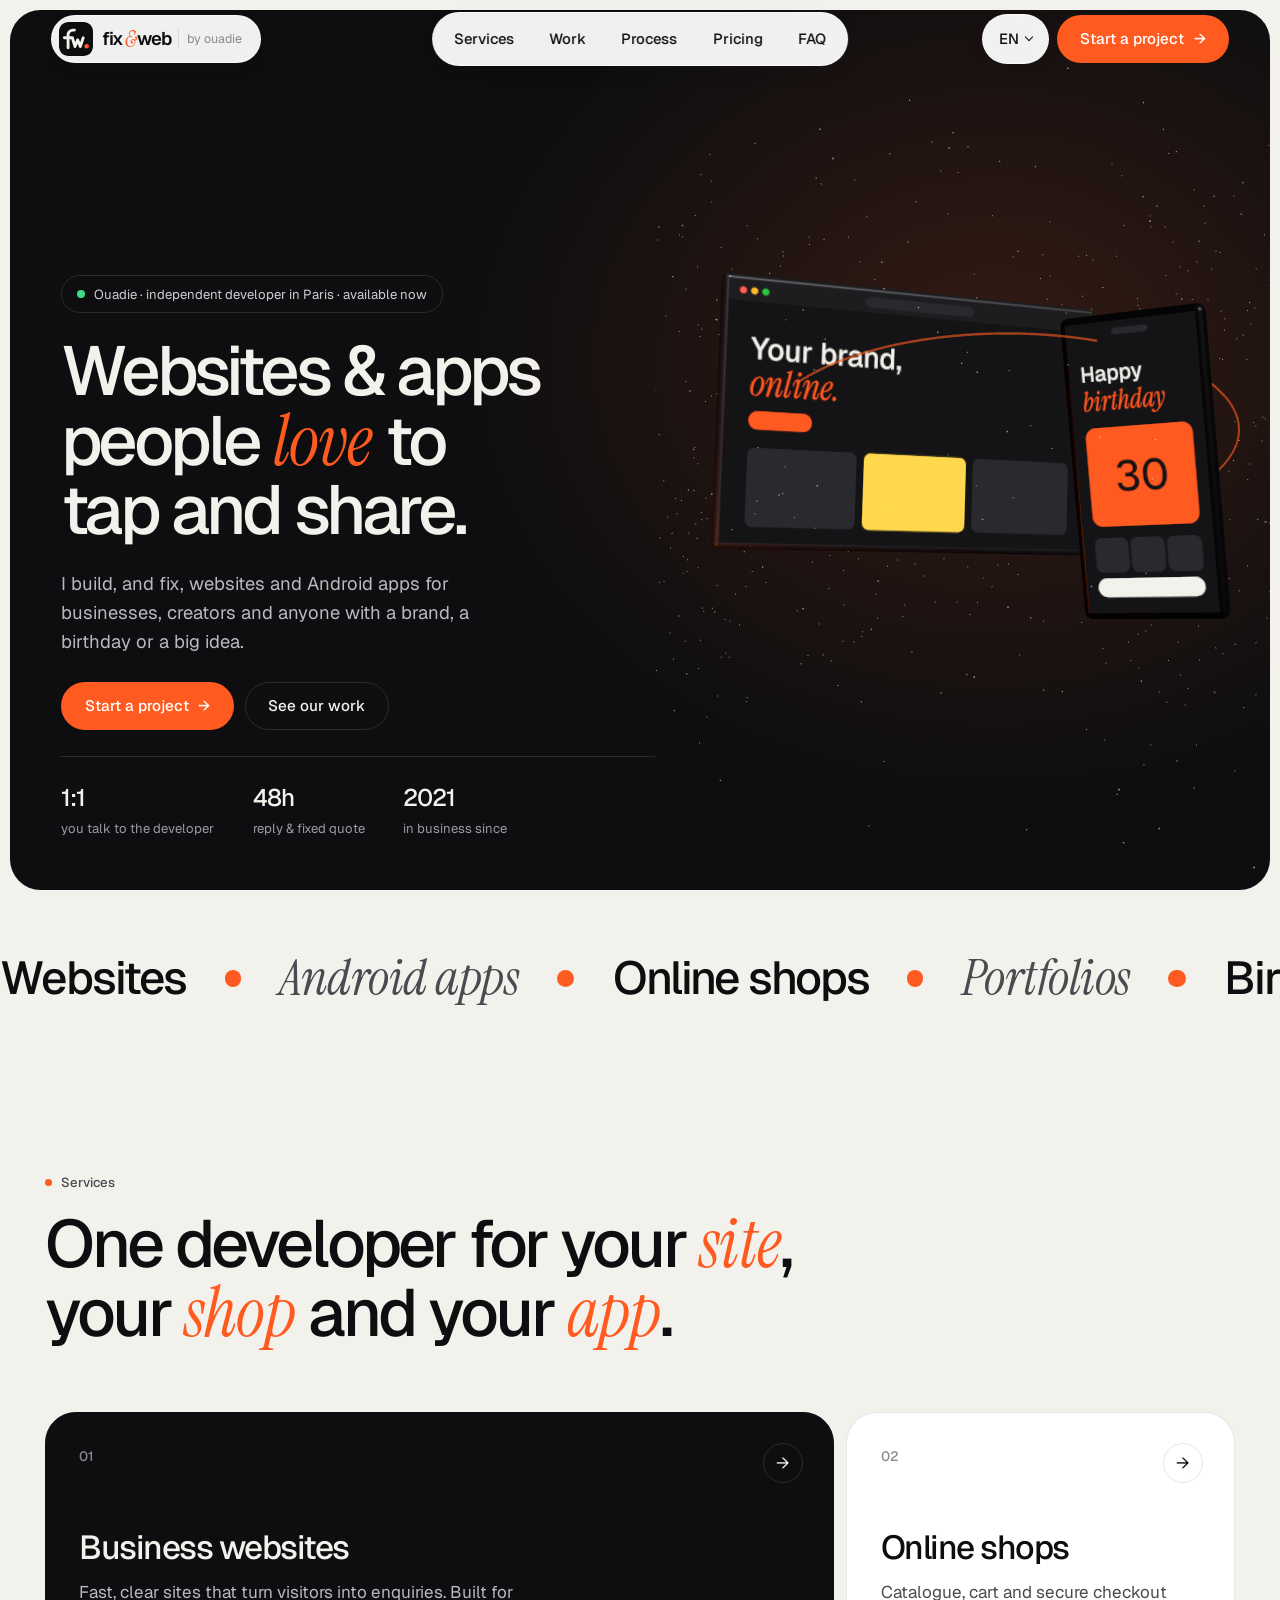
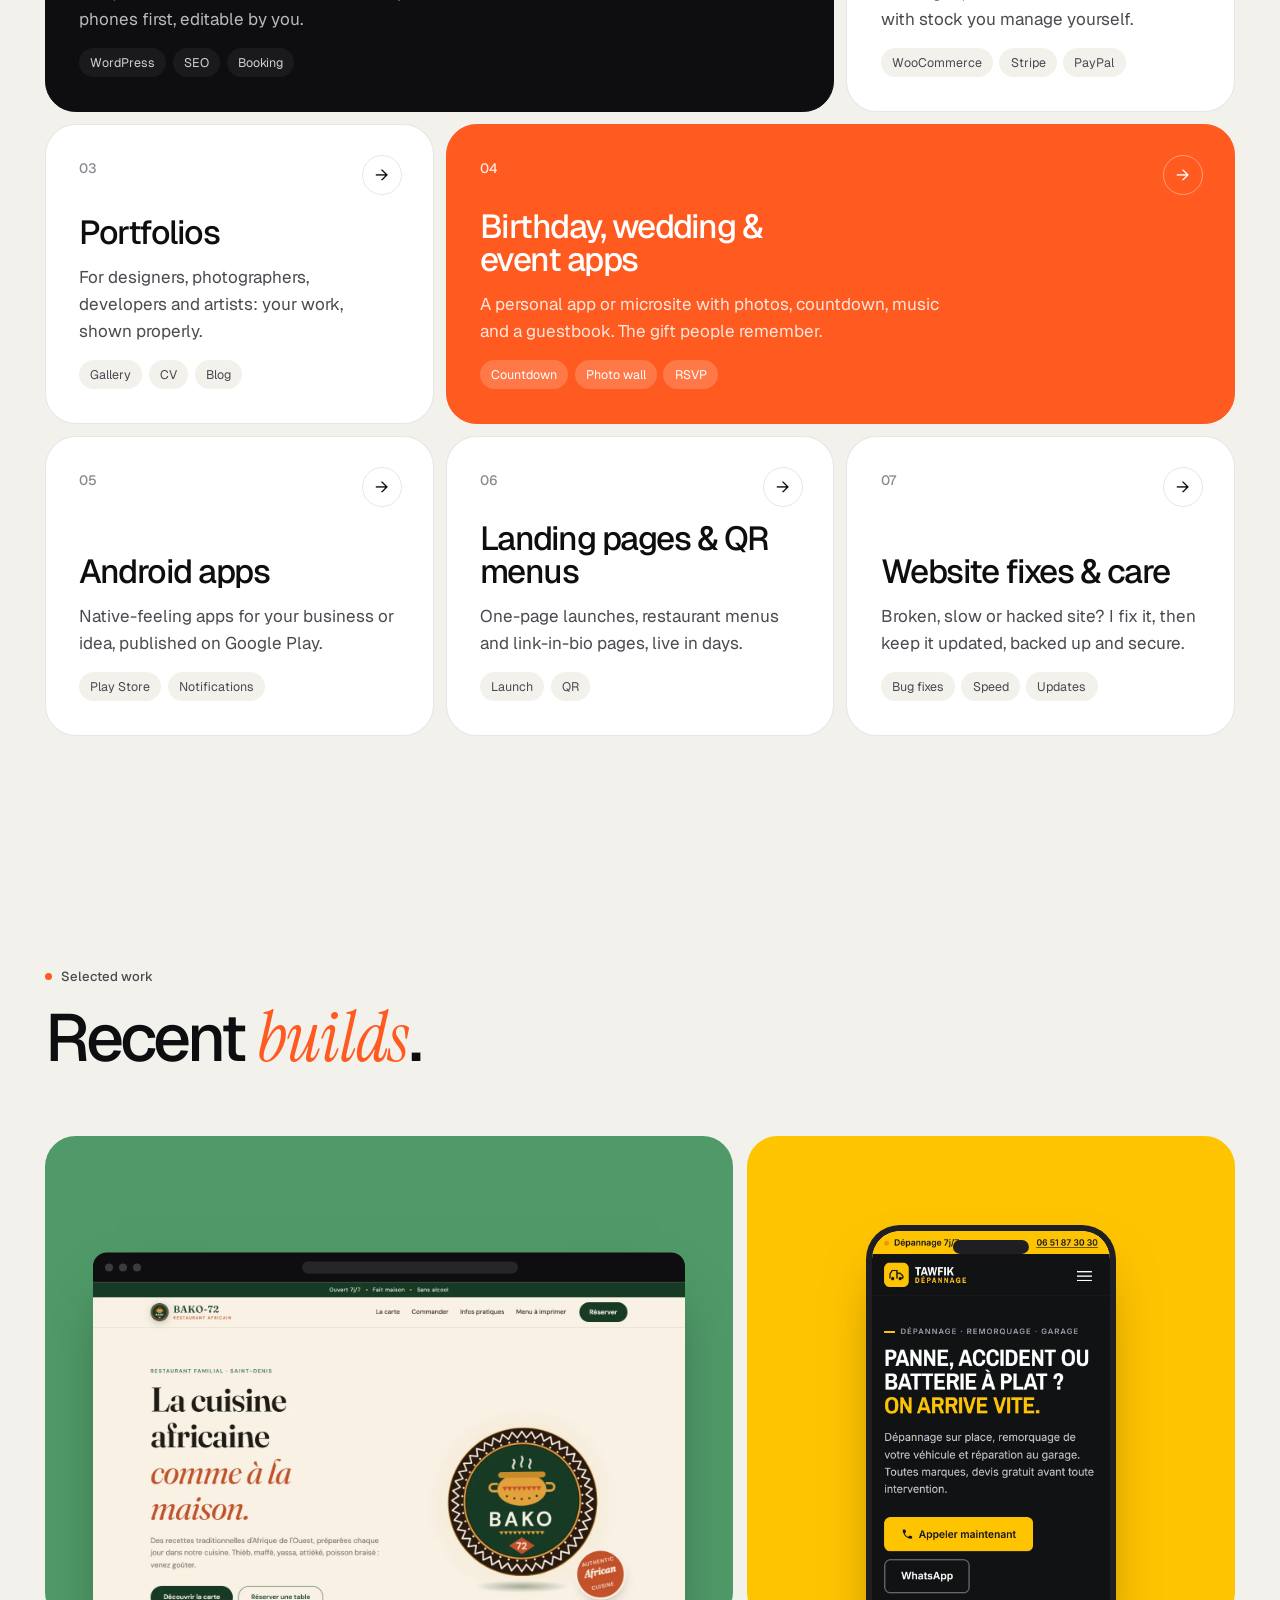
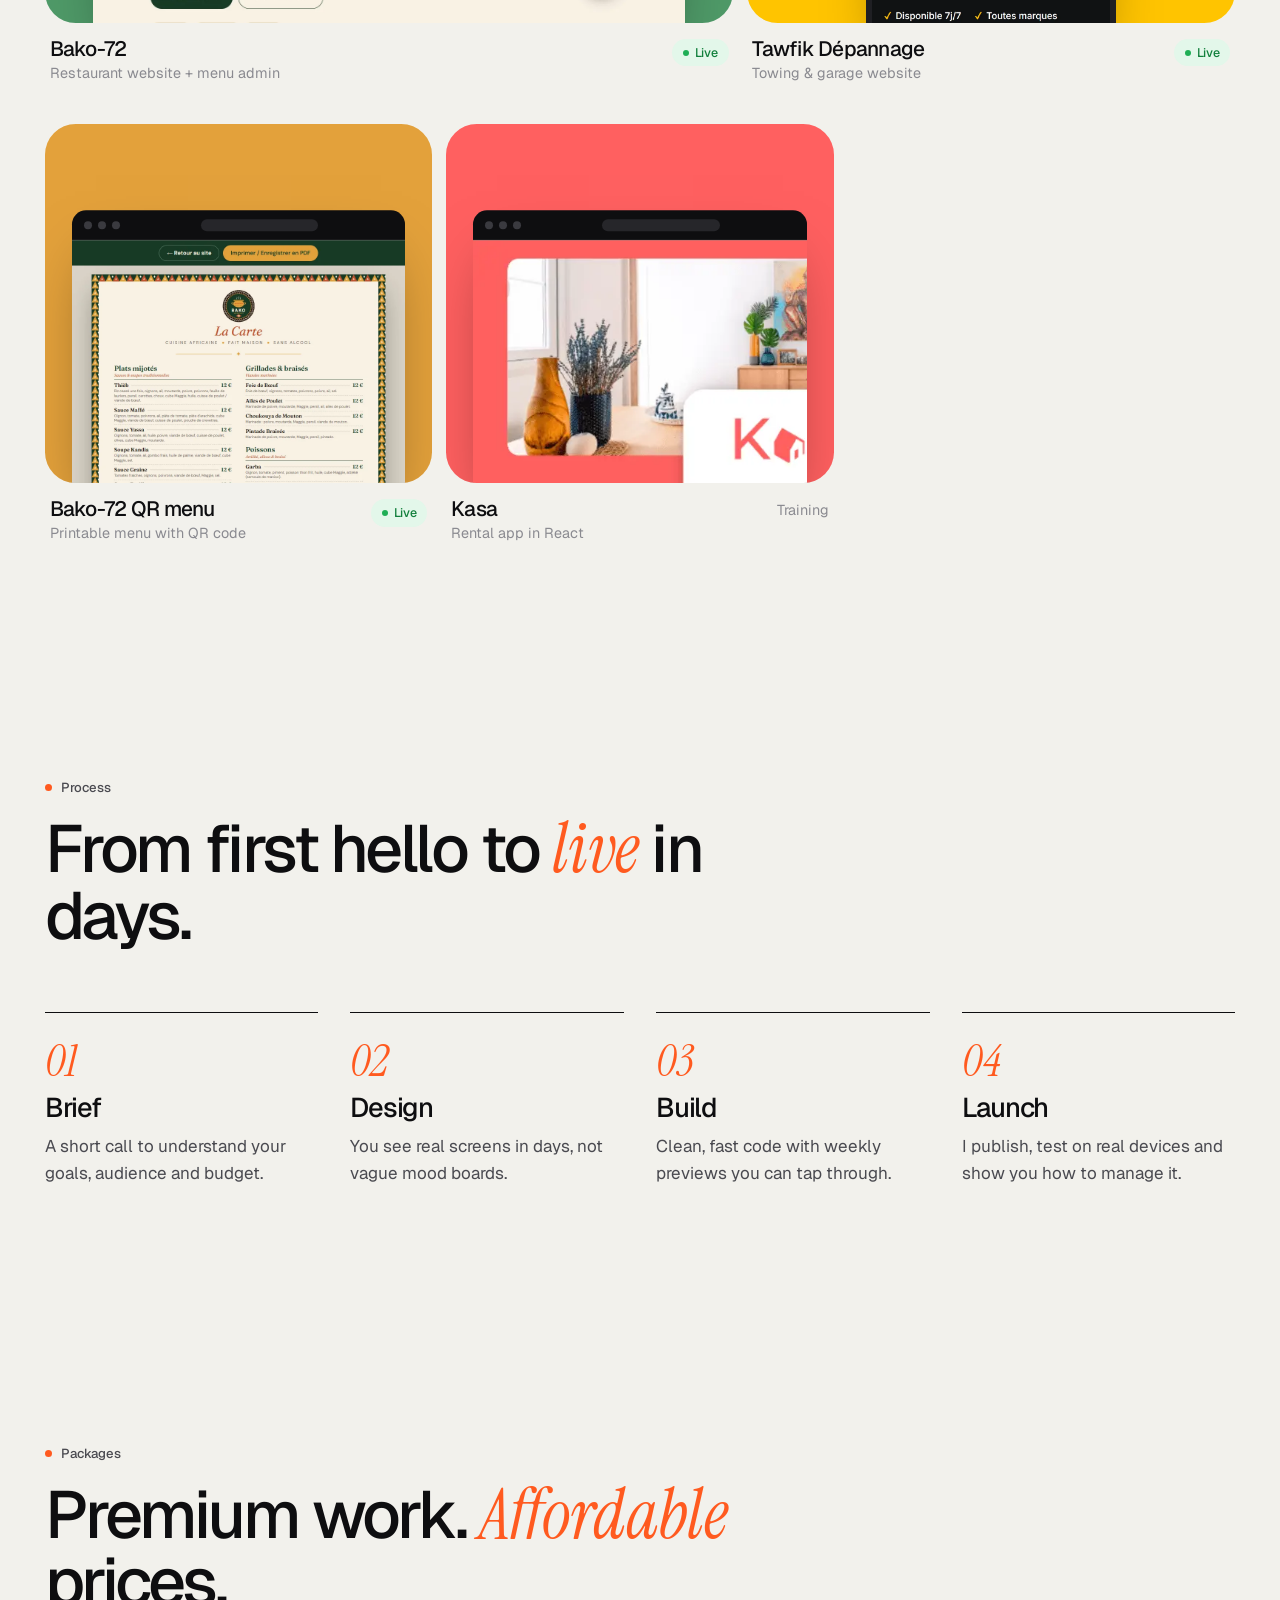
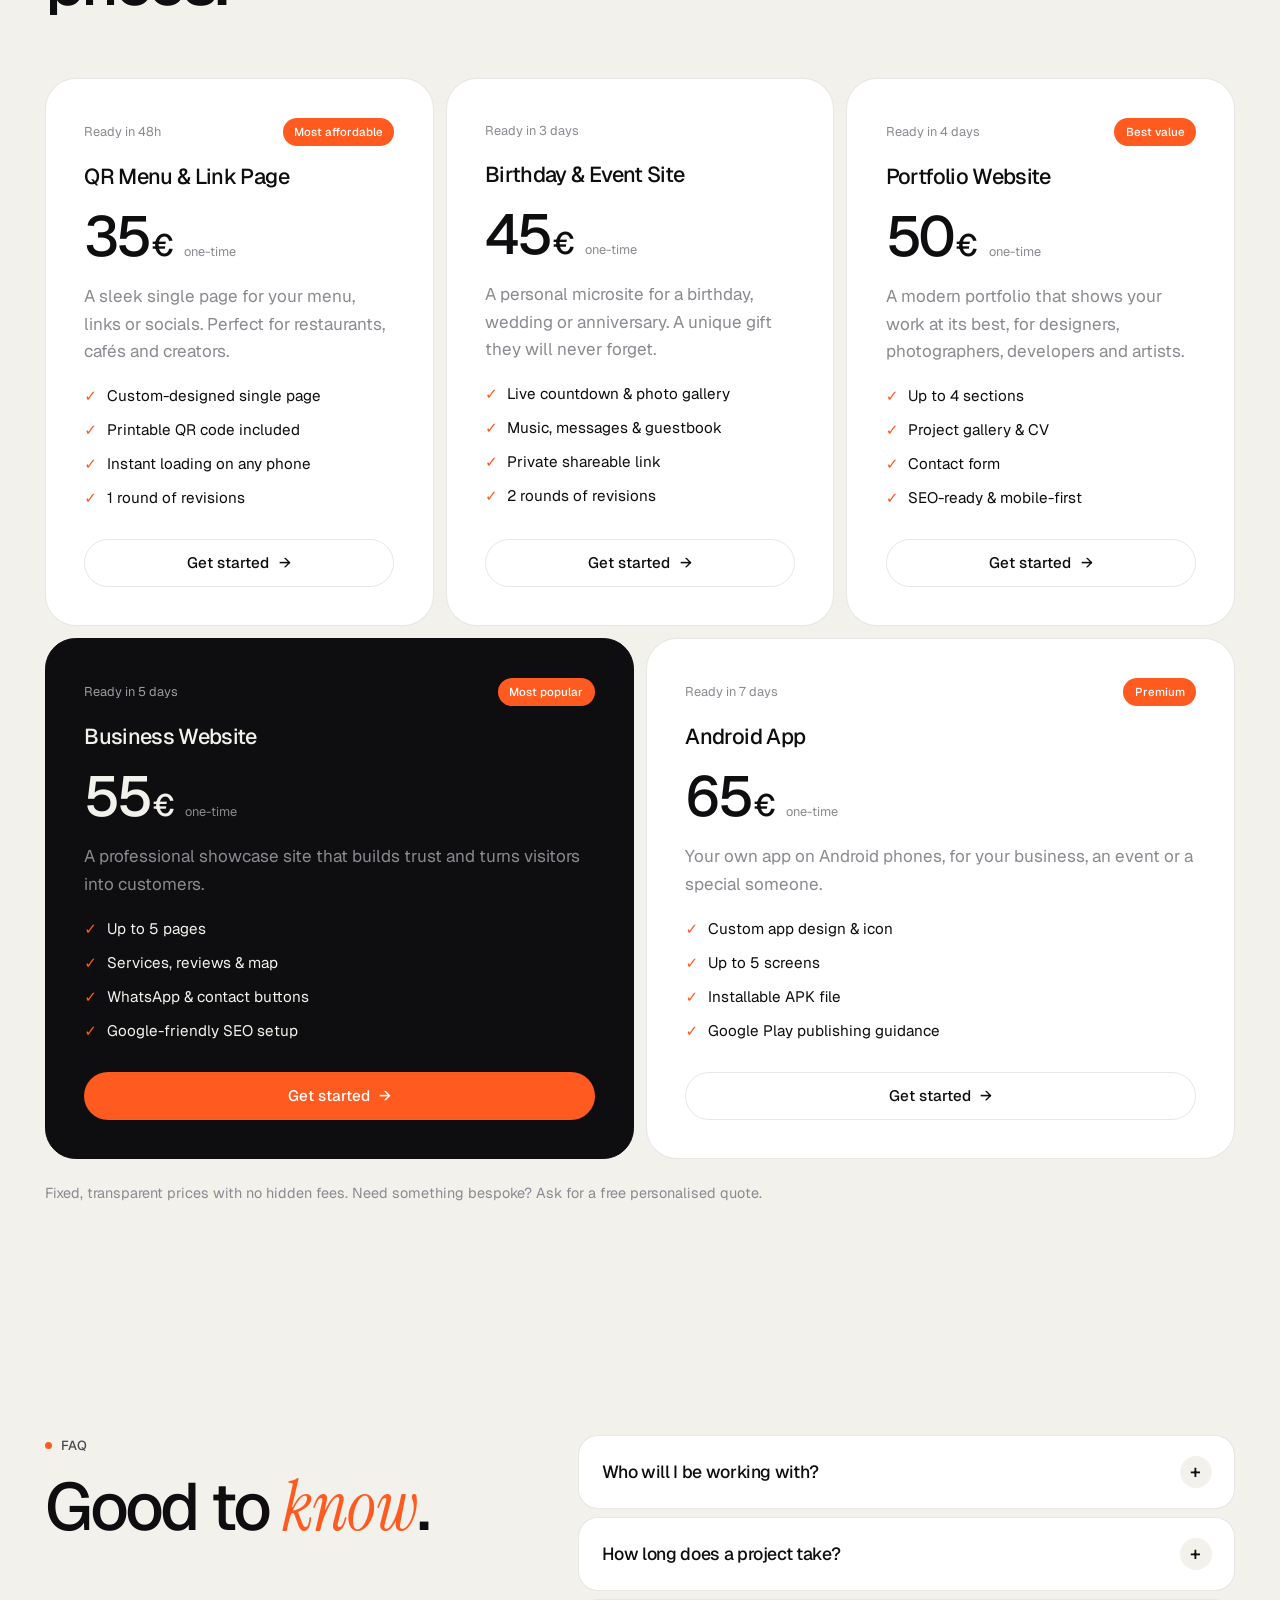
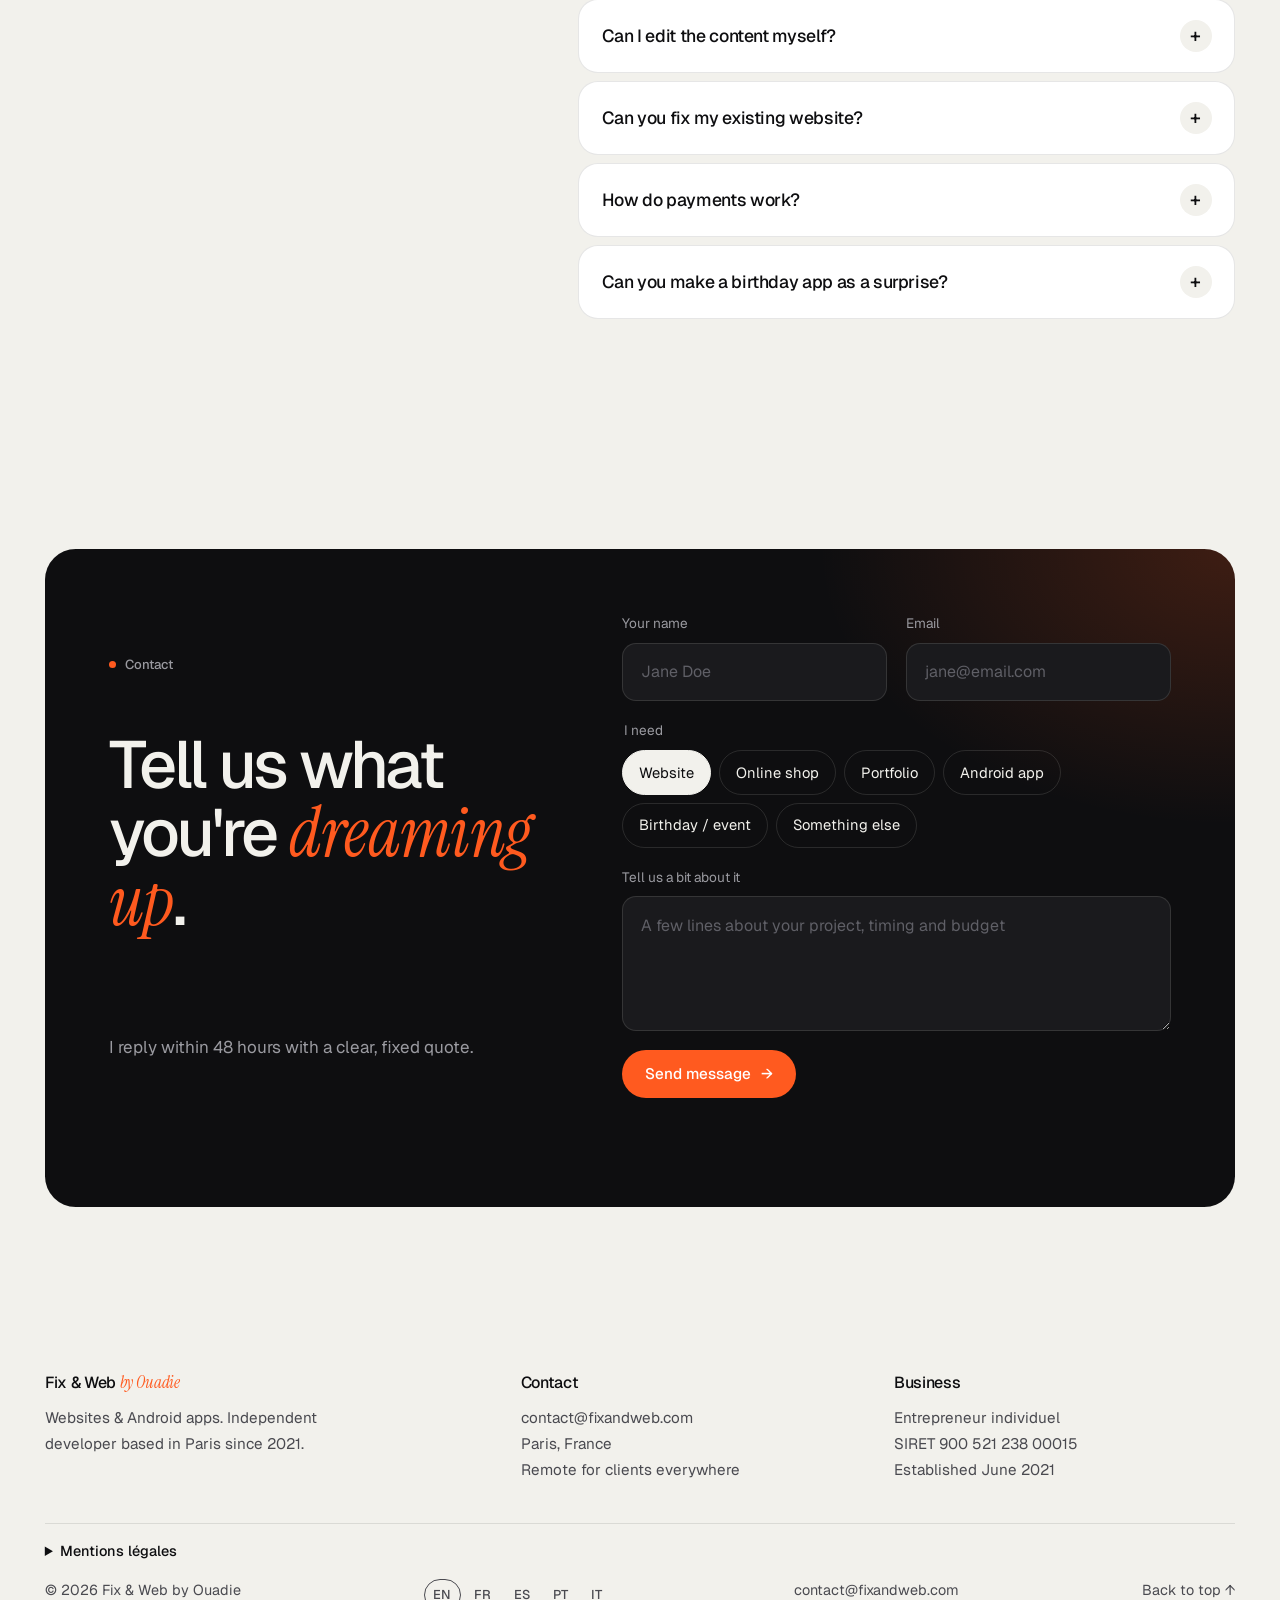
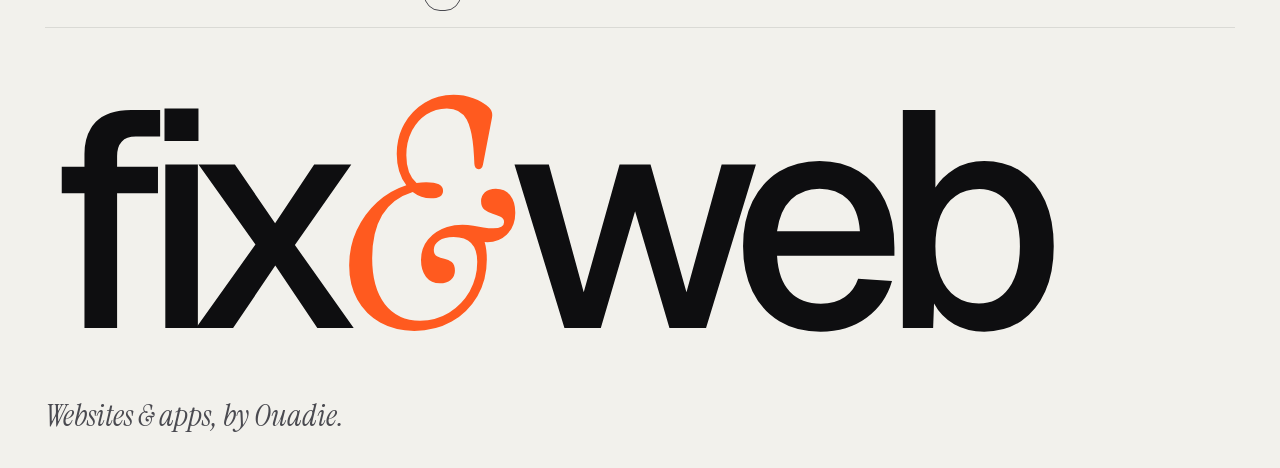
<file: index.html>
<!doctype html>
<html lang="en">
<head>
  <meta charset="UTF-8" />
  <meta name="viewport" content="width=device-width, initial-scale=1, viewport-fit=cover" />
  <meta name="theme-color" content="#f2f1ec" />
  <script>try{if(!localStorage.getItem('lang')){var l=(navigator.languages||[navigator.language]).map(function(x){return String(x).slice(0,2)}).filter(function(x){return ["en","fr","es","pt","it"].indexOf(x)>-1})[0];if(l&&l!=='en')location.replace('/'+l+'/'+location.hash)}}catch(e){}</script>
  <!-- icons: browsers, iOS/iPadOS, Android/PWA, Windows -->
  <link rel="icon" href="/favicon.ico" sizes="48x48" />
  <link rel="icon" href="/favicon.svg" type="image/svg+xml" />
  <link rel="apple-touch-icon" href="/apple-touch-icon.png" />
  <link rel="manifest" href="/site.webmanifest" />
  <meta name="apple-mobile-web-app-title" content="Fix & Web" />
  <meta name="application-name" content="Fix & Web" />
  <meta name="msapplication-TileColor" content="#0e0e10" />
  <meta name="msapplication-config" content="/browserconfig.xml" />
  <title>Fix & Web by Ouadie — Websites & Android apps in Paris from 35 €</title>
  <meta name="description" content="Websites and Android apps built in Paris by Ouadie at fixed prices from 35 €, ready in 2 to 7 days: business sites, portfolios, QR menus, birthday and event sites. Free quote within 48 hours." />
  <link rel="canonical" href="https://hakim2023.github.io/" />
  <link rel="alternate" hreflang="en" href="https://hakim2023.github.io/" />
  <link rel="alternate" hreflang="fr" href="https://hakim2023.github.io/fr/" />
  <link rel="alternate" hreflang="es" href="https://hakim2023.github.io/es/" />
  <link rel="alternate" hreflang="pt" href="https://hakim2023.github.io/pt/" />
  <link rel="alternate" hreflang="it" href="https://hakim2023.github.io/it/" />
  <link rel="alternate" hreflang="x-default" href="https://hakim2023.github.io/" />
  <meta name="robots" content="index, follow, max-image-preview:large" />
  <meta name="author" content="Ouadie" />
  <meta name="geo.region" content="FR-75" />
  <meta name="geo.placename" content="Paris" />
  <!-- social sharing preview -->
  <meta property="og:type" content="website" />
  <meta property="og:locale" content="en_GB" />
  <meta property="og:site_name" content="Fix & Web by Ouadie" />
  <meta property="og:title" content="Fix & Web by Ouadie — Websites & Android apps from 35 €" />
  <meta property="og:description" content="Websites and Android apps built in Paris at fixed prices, ready in 2 to 7 days." />
  <meta property="og:url" content="https://hakim2023.github.io/" />
  <meta property="og:image" content="https://hakim2023.github.io/og-image.png" />
  <meta property="og:image:width" content="1200" />
  <meta property="og:image:height" content="630" />
  <meta property="og:image:alt" content="Fix & Web: websites and apps people love to tap and share" />
  <meta name="twitter:card" content="summary_large_image" />
  <meta name="twitter:title" content="Fix & Web by Ouadie — Websites & Android apps from 35 €" />
  <meta name="twitter:description" content="Websites and Android apps built in Paris at fixed prices, ready in 2 to 7 days." />
  <meta name="twitter:image" content="https://hakim2023.github.io/og-image.png" />
  <script type="application/ld+json">{"@context":"https://schema.org","@type":"ProfessionalService","@id":"https://hakim2023.github.io/#business","name":"Fix & Web by Ouadie","url":"https://hakim2023.github.io/","logo":"https://hakim2023.github.io/logo.svg","image":"https://hakim2023.github.io/og-image.png","description":"Websites and Android apps for businesses and individuals in Paris, at fixed prices from 35 €, delivered in 2 to 7 days.","inLanguage":"en","foundingDate":"2021-06-16","priceRange":"€35 – €65","areaServed":[{"@type":"City","name":"Paris"},{"@type":"Country","name":"France"}],"address":{"@type":"PostalAddress","addressLocality":"Paris","addressCountry":"FR"},"founder":{"@type":"Person","name":"Ouadie"},"sameAs":["https://github.com/hakim2023"],"availableLanguage":["fr","en","es","pt","it"],"hasOfferCatalog":{"@type":"OfferCatalog","name":"Fixed-price packages","itemListElement":[{"@type":"Offer","name":"QR Menu & Link Page","description":"A sleek single page for your menu, links or socials. Perfect for restaurants, cafés and creators.","price":35,"priceCurrency":"EUR","itemOffered":{"@type":"Service","name":"QR Menu & Link Page"}},{"@type":"Offer","name":"Birthday & Event Site","description":"A personal microsite for a birthday, wedding or anniversary. A unique gift they will never forget.","price":45,"priceCurrency":"EUR","itemOffered":{"@type":"Service","name":"Birthday & Event Site"}},{"@type":"Offer","name":"Portfolio Website","description":"A modern portfolio that shows your work at its best, for designers, photographers, developers and artists.","price":50,"priceCurrency":"EUR","itemOffered":{"@type":"Service","name":"Portfolio Website"}},{"@type":"Offer","name":"Business Website","description":"A professional showcase site that builds trust and turns visitors into customers.","price":55,"priceCurrency":"EUR","itemOffered":{"@type":"Service","name":"Business Website"}},{"@type":"Offer","name":"Android App","description":"Your own app on Android phones, for your business, an event or a special someone.","price":65,"priceCurrency":"EUR","itemOffered":{"@type":"Service","name":"Android App"}}]}}</script>
  <script type="application/ld+json">{"@context":"https://schema.org","@type":"FAQPage","inLanguage":"en","mainEntity":[{"@type":"Question","name":"Who will I be working with?","acceptedAnswer":{"@type":"Answer","text":"Me, Ouadie. I have run Fix & Web as an independent developer in Paris since 2021, so you deal directly with the person designing and building your project."}},{"@type":"Question","name":"How long does a project take?","acceptedAnswer":{"@type":"Answer","text":"Most projects are delivered in 2 to 7 days, depending on the package. You get a clear delivery date before we start."}},{"@type":"Question","name":"Can I edit the content myself?","acceptedAnswer":{"@type":"Answer","text":"Yes. Sites are built on WordPress, so you can change text, images and products without touching code."}},{"@type":"Question","name":"Can you fix my existing website?","acceptedAnswer":{"@type":"Answer","text":"Yes. Bugs, slow loading, broken layouts on phones, hacked WordPress sites: send me the link and I will tell you what is wrong for free."}},{"@type":"Question","name":"How do payments work?","acceptedAnswer":{"@type":"Answer","text":"Half upfront, half on launch, with a proper invoice. Shops can accept cards and wallets via Stripe or PayPal."}},{"@type":"Question","name":"Can you make a birthday app as a surprise?","acceptedAnswer":{"@type":"Answer","text":"Absolutely. Send me photos and messages, and I deliver a private link or APK ready for the big day."}}]}</script>
  <link rel="preconnect" href="https://fonts.googleapis.com" />
  <link rel="preconnect" href="https://fonts.gstatic.com" crossorigin />
  <link href="https://fonts.googleapis.com/css2?family=Geist:wght@400;500;600&family=Instrument+Serif:ital@0;1&display=swap" rel="stylesheet" />
  <script type="module" crossorigin src="/assets/index-BwhEghra.js"></script>
  <link rel="stylesheet" crossorigin href="/assets/index-fDBwT7q0.css">
</head>
<body>
  <div class="loader" id="loader" aria-live="polite">
    <div class="loader__top"><span class="loader__brand"><img src="/logo.svg" width="28" height="28" alt="" />Fix &amp; Web</span></div>
    <div class="loader__count"><span id="loaderCount">0</span><sup>%</sup></div>
    <div class="loader__bar"><i id="loaderBar"></i></div>
  </div>

  <header class="nav" id="nav">
    <a href="#top" class="nav__logo pill" aria-label="Fix & Web by Ouadie, back to top"><img class="nav__mark" src="/logo.svg" width="34" height="34" alt="" />fix<em>&amp;</em>web<small>by ouadie</small></a>
    <nav class="nav__links pill" aria-label="Primary">
      <a href="#services">Services</a>
      <a href="#work">Work</a>
      <a href="#process">Process</a>
      <a href="#pricing">Pricing</a>
      <a href="#faq">FAQ</a>
    </nav>
    <div class="nav__end">
      <details class="lang pill" id="langMenu"><summary aria-label="Language: English">en</summary><ul><li><a href="/" hreflang="en" lang="en" data-lang="en" aria-current="page">English<small>en</small></a></li><li><a href="/fr/" hreflang="fr" lang="fr" data-lang="fr">Français<small>fr</small></a></li><li><a href="/es/" hreflang="es" lang="es" data-lang="es">Español<small>es</small></a></li><li><a href="/pt/" hreflang="pt" lang="pt" data-lang="pt">Português<small>pt</small></a></li><li><a href="/it/" hreflang="it" lang="it" data-lang="it">Italiano<small>it</small></a></li></ul></details>
      <a href="#contact" class="btn btn--accent nav__cta">Start a project <b>→</b></a>
      <button class="burger pill" id="burger" aria-controls="menu" aria-expanded="false" aria-label="Open menu" data-open="Open menu" data-close="Close menu" data-menu="Menu" data-closed="Close">
        <span class="burger__label" id="burgerLabel">Menu</span>
        <span class="burger__lines" aria-hidden="true"><i></i><i></i></span>
      </button>
    </div>
  </header>

  <div class="menu" id="menu" aria-hidden="true" inert>
    <nav class="menu__links" aria-label="Mobile">
      <a href="#services"><small>01</small>Services</a>
      <a href="#work"><small>02</small>Work</a>
      <a href="#process"><small>03</small>Process</a>
      <a href="#pricing"><small>04</small>Pricing</a>
      <a href="#faq"><small>05</small>FAQ</a>
      <a href="#contact"><small>06</small>Contact</a>
    </nav>
    <div class="menu__foot">
      <nav class="langs" aria-label="Language"><a href="/" hreflang="en" lang="en" data-lang="en" title="English" aria-current="page">en</a><a href="/fr/" hreflang="fr" lang="fr" data-lang="fr" title="Français">fr</a><a href="/es/" hreflang="es" lang="es" data-lang="es" title="Español">es</a><a href="/pt/" hreflang="pt" lang="pt" data-lang="pt" title="Português">pt</a><a href="/it/" hreflang="it" lang="it" data-lang="it" title="Italiano">it</a></nav>
      <a href="mailto:contact@fixandweb.com">contact@fixandweb.com</a>
      <a href="#contact" class="btn btn--accent">Start a project <b>→</b></a>
    </div>
  </div>

  <main>
    <section class="hero" id="top">
      <div class="hero__card">
        <div class="hero__copy">
          <p class="tag" data-reveal><span class="live"></span>Ouadie · independent developer in Paris · available now</p>
          <h1 class="hero__title">
            <span class="line"><span>Websites &amp; apps</span></span>
            <span class="line"><span>people <em>love</em> to</span></span>
            <span class="line"><span>tap and share.</span></span>
          </h1>
          <p class="hero__lead" data-reveal>I build, and fix, websites and Android apps for businesses, creators and anyone with a brand, a birthday or a big idea.</p>
          <div class="hero__actions" data-reveal>
            <a href="#contact" class="btn btn--accent">Start a project <b>→</b></a>
            <a href="#work" class="btn btn--ghost">See our work</a>
          </div>
          <ul class="hero__stats" id="stats" data-reveal><li><b>1:1</b>you talk to the developer</li><li><b>48h</b>reply &amp; fixed quote</li><li><b>2021</b>in business since</li></ul>
        </div>
        <div class="hero__stage">
          <canvas id="hero-canvas" aria-hidden="true" data-screens="Happy|birthday|Your brand,|online."></canvas>
        </div>
      </div>
    </section>

    <section class="marquee" aria-hidden="true">
      <div class="marquee__track" id="marquee"><span>Websites</span><span>Android apps</span><span>Online shops</span><span>Portfolios</span><span>Birthday apps</span><span>Wedding sites</span><span>QR menus</span><span>Landing pages</span><span aria-hidden="true">Websites</span><span aria-hidden="true">Android apps</span><span aria-hidden="true">Online shops</span><span aria-hidden="true">Portfolios</span><span aria-hidden="true">Birthday apps</span><span aria-hidden="true">Wedding sites</span><span aria-hidden="true">QR menus</span><span aria-hidden="true">Landing pages</span></div>
    </section>

    <section class="section" id="services">
      <header class="section__head">
        <p class="eyebrow">Services</p>
        <h2>One developer for your <em>site</em>, your <em>shop</em> and your <em>app</em>.</h2>
      </header>
      <ul class="bento" id="servicesList"><li class="is-dark is-wide">
      <span class="n">01</span><span class="arrow" aria-hidden="true">→</span>
      <h3>Business websites</h3><p>Fast, clear sites that turn visitors into enquiries. Built for phones first, editable by you.</p>
      <div class="tags"><span>WordPress</span><span>SEO</span><span>Booking</span></div></li><li class="">
      <span class="n">02</span><span class="arrow" aria-hidden="true">→</span>
      <h3>Online shops</h3><p>Catalogue, cart and secure checkout with stock you manage yourself.</p>
      <div class="tags"><span>WooCommerce</span><span>Stripe</span><span>PayPal</span></div></li><li class="">
      <span class="n">03</span><span class="arrow" aria-hidden="true">→</span>
      <h3>Portfolios</h3><p>For designers, photographers, developers and artists: your work, shown properly.</p>
      <div class="tags"><span>Gallery</span><span>CV</span><span>Blog</span></div></li><li class="is-accent is-wide">
      <span class="n">04</span><span class="arrow" aria-hidden="true">→</span>
      <h3>Birthday, wedding &amp; event apps</h3><p>A personal app or microsite with photos, countdown, music and a guestbook. The gift people remember.</p>
      <div class="tags"><span>Countdown</span><span>Photo wall</span><span>RSVP</span></div></li><li class="">
      <span class="n">05</span><span class="arrow" aria-hidden="true">→</span>
      <h3>Android apps</h3><p>Native-feeling apps for your business or idea, published on Google Play.</p>
      <div class="tags"><span>Play Store</span><span>Notifications</span></div></li><li class="">
      <span class="n">06</span><span class="arrow" aria-hidden="true">→</span>
      <h3>Landing pages &amp; QR menus</h3><p>One-page launches, restaurant menus and link-in-bio pages, live in days.</p>
      <div class="tags"><span>Launch</span><span>QR</span></div></li><li class="">
      <span class="n">07</span><span class="arrow" aria-hidden="true">→</span>
      <h3>Website fixes &amp; care</h3><p>Broken, slow or hacked site? I fix it, then keep it updated, backed up and secure.</p>
      <div class="tags"><span>Bug fixes</span><span>Speed</span><span>Updates</span></div></li></ul>
    </section>

    <section class="section section--work" id="work">
      <header class="section__head section__head--row">
        <div>
          <p class="eyebrow">Selected work</p>
          <h2>Recent <em>builds</em>.</h2>
        </div>
        <p class="hint">Swipe →</p>
      </header>
      <div class="work" id="workTrack"><a class="card card--web" href="https://bako-72.netlify.app/" target="_blank" rel="noopener">
      <div class="card__art" style="--c:#4f9a68"><div class="mock mock--web"><div class="mock__bar"><i></i><i></i><i></i><span></span></div><img class="mock__shot" src="/work/bako-desktop.webp" width="1440" height="900" alt="Bako-72 restaurant website home page" loading="lazy" decoding="async" /></div><span class="card__view">Visit the site <b>↗</b></span></div>
      <div class="card__meta"><div><h3>Bako-72</h3><span>Restaurant website + menu admin</span></div><span class="live-tag">Live</span></div></a><a class="card card--app" href="https://hakim2023.github.io/tawfik-depannage/" target="_blank" rel="noopener">
      <div class="card__art" style="--c:#ffc400"><div class="mock mock--app"><i class="mock__notch"></i><img class="mock__shot" src="/work/tawfik-phone.webp" width="780" height="1688" alt="Tawfik Dépannage website on a phone, with call and WhatsApp buttons" loading="lazy" decoding="async" /></div><span class="card__view">Visit the site <b>↗</b></span></div>
      <div class="card__meta"><div><h3>Tawfik Dépannage</h3><span>Towing &amp; garage website</span></div><span class="live-tag">Live</span></div></a><a class="card card--web" href="https://bako-72.netlify.app/menu.html" target="_blank" rel="noopener">
      <div class="card__art" style="--c:#e3a13b"><div class="mock mock--web"><div class="mock__bar"><i></i><i></i><i></i><span></span></div><img class="mock__shot" src="/work/bako-print.webp" width="1440" height="900" alt="Bako-72 printable A4 menu with a QR code" loading="lazy" decoding="async" /></div><span class="card__view">Visit the site <b>↗</b></span></div>
      <div class="card__meta"><div><h3>Bako-72 QR menu</h3><span>Printable menu with QR code</span></div><span class="live-tag">Live</span></div></a><a class="card card--web" href="https://ouadie-kasa.netlify.app/" target="_blank" rel="noopener">
      <div class="card__art" style="--c:#ff6060"><div class="mock mock--web"><div class="mock__bar"><i></i><i></i><i></i><span></span></div><img class="mock__shot" src="/work/kasa.webp" width="1440" height="900" alt="Kasa, a rental web app built with React" loading="lazy" decoding="async" /></div><span class="card__view">Visit the site <b>↗</b></span></div>
      <div class="card__meta"><div><h3>Kasa</h3><span>Rental app in React</span></div><span>Training</span></div></a></div>
    </section>

    <section class="section" id="process">
      <header class="section__head">
        <p class="eyebrow">Process</p>
        <h2>From first hello to <em>live</em> in days.</h2>
      </header>
      <ol class="steps" id="stepsList"><li><span class="n">01</span><h3>Brief</h3><p>A short call to understand your goals, audience and budget.</p></li><li><span class="n">02</span><h3>Design</h3><p>You see real screens in days, not vague mood boards.</p></li><li><span class="n">03</span><h3>Build</h3><p>Clean, fast code with weekly previews you can tap through.</p></li><li><span class="n">04</span><h3>Launch</h3><p>I publish, test on real devices and show you how to manage it.</p></li></ol>
    </section>

    <section class="section" id="pricing">
      <header class="section__head">
        <p class="eyebrow">Packages</p>
        <h2>Premium work. <em>Affordable</em> prices.</h2>
      </header>
      <div class="plans" id="plansList"><article class="plan">
      <div class="plan__top"><span class="plan__time">Ready in 48h</span><span class="badge">Most affordable</span></div>
      <h3>QR Menu &amp; Link Page</h3>
      <div class="price">35<span>€</span><small>one-time</small></div><p class="desc">A sleek single page for your menu, links or socials. Perfect for restaurants, cafés and creators.</p>
      <ul><li>Custom-designed single page</li><li>Printable QR code included</li><li>Instant loading on any phone</li><li>1 round of revisions</li></ul>
      <a class="btn btn--outline" href="#contact">Get started <b>→</b></a></article><article class="plan">
      <div class="plan__top"><span class="plan__time">Ready in 3 days</span></div>
      <h3>Birthday &amp; Event Site</h3>
      <div class="price">45<span>€</span><small>one-time</small></div><p class="desc">A personal microsite for a birthday, wedding or anniversary. A unique gift they will never forget.</p>
      <ul><li>Live countdown &amp; photo gallery</li><li>Music, messages &amp; guestbook</li><li>Private shareable link</li><li>2 rounds of revisions</li></ul>
      <a class="btn btn--outline" href="#contact">Get started <b>→</b></a></article><article class="plan">
      <div class="plan__top"><span class="plan__time">Ready in 4 days</span><span class="badge">Best value</span></div>
      <h3>Portfolio Website</h3>
      <div class="price">50<span>€</span><small>one-time</small></div><p class="desc">A modern portfolio that shows your work at its best, for designers, photographers, developers and artists.</p>
      <ul><li>Up to 4 sections</li><li>Project gallery &amp; CV</li><li>Contact form</li><li>SEO-ready &amp; mobile-first</li></ul>
      <a class="btn btn--outline" href="#contact">Get started <b>→</b></a></article><article class="plan plan--featured">
      <div class="plan__top"><span class="plan__time">Ready in 5 days</span><span class="badge">Most popular</span></div>
      <h3>Business Website</h3>
      <div class="price">55<span>€</span><small>one-time</small></div><p class="desc">A professional showcase site that builds trust and turns visitors into customers.</p>
      <ul><li>Up to 5 pages</li><li>Services, reviews &amp; map</li><li>WhatsApp &amp; contact buttons</li><li>Google-friendly SEO setup</li></ul>
      <a class="btn btn--accent" href="#contact">Get started <b>→</b></a></article><article class="plan">
      <div class="plan__top"><span class="plan__time">Ready in 7 days</span><span class="badge">Premium</span></div>
      <h3>Android App</h3>
      <div class="price">65<span>€</span><small>one-time</small></div><p class="desc">Your own app on Android phones, for your business, an event or a special someone.</p>
      <ul><li>Custom app design &amp; icon</li><li>Up to 5 screens</li><li>Installable APK file</li><li>Google Play publishing guidance</li></ul>
      <a class="btn btn--outline" href="#contact">Get started <b>→</b></a></article></div>
      <p class="note">Fixed, transparent prices with no hidden fees. Need something bespoke? Ask for a free personalised quote.</p>
    </section>

    <section class="section faq-wrap" id="faq">
      <header class="section__head">
        <p class="eyebrow">FAQ</p>
        <h2>Good to <em>know</em>.</h2>
      </header>
      <div class="faq" id="faqList"><details><summary>Who will I be working with?</summary><p>Me, Ouadie. I have run Fix &amp; Web as an independent developer in Paris since 2021, so you deal directly with the person designing and building your project.</p></details><details><summary>How long does a project take?</summary><p>Most projects are delivered in 2 to 7 days, depending on the package. You get a clear delivery date before we start.</p></details><details><summary>Can I edit the content myself?</summary><p>Yes. Sites are built on WordPress, so you can change text, images and products without touching code.</p></details><details><summary>Can you fix my existing website?</summary><p>Yes. Bugs, slow loading, broken layouts on phones, hacked WordPress sites: send me the link and I will tell you what is wrong for free.</p></details><details><summary>How do payments work?</summary><p>Half upfront, half on launch, with a proper invoice. Shops can accept cards and wallets via Stripe or PayPal.</p></details><details><summary>Can you make a birthday app as a surprise?</summary><p>Absolutely. Send me photos and messages, and I deliver a private link or APK ready for the big day.</p></details></div>
    </section>

    <section class="section" id="contact">
      <div class="contact">
        <header class="section__head">
          <p class="eyebrow">Contact</p>
          <h2>Tell us what you're <em>dreaming up</em>.</h2>
          <p class="contact__sub">I reply within 48 hours with a clear, fixed quote.</p>
        </header>
        <form class="form" id="contactForm" novalidate data-invalid="Please add your name and a valid email." data-sent="Thanks! We will reply within one working day.">
          <label>Your name<input name="name" required autocomplete="name" placeholder="Jane Doe" /></label>
          <label>Email<input name="email" type="email" required autocomplete="email" placeholder="jane@email.com" /></label>
          <fieldset class="form__wide chips">
            <legend>I need</legend>
            <label><input type="radio" name="type" value="website" checked /><span>Website</span></label>
            <label><input type="radio" name="type" value="shop" /><span>Online shop</span></label>
            <label><input type="radio" name="type" value="portfolio" /><span>Portfolio</span></label>
            <label><input type="radio" name="type" value="android" /><span>Android app</span></label>
            <label><input type="radio" name="type" value="event" /><span>Birthday / event</span></label>
            <label><input type="radio" name="type" value="other" /><span>Something else</span></label>
          </fieldset>
          <label class="form__wide">Tell us a bit about it<textarea name="msg" rows="4" placeholder="A few lines about your project, timing and budget"></textarea></label>
          <button class="btn btn--accent" type="submit">Send message <b>→</b></button>
          <p class="form__status" id="formStatus" role="status"></p>
        </form>
      </div>
    </section>
  </main>

  <footer class="footer">
    <div class="footer__grid">
      <div>
        <h4>Fix &amp; Web <em>by Ouadie</em></h4>
        <p>Websites &amp; Android apps. Independent developer based in Paris since 2021.</p>
      </div>
      <div>
        <h4>Contact</h4>
        <p><a href="mailto:contact@fixandweb.com">contact@fixandweb.com</a><br />Paris, France<br />Remote for clients everywhere</p>
      </div>
      <div>
        <h4>Business</h4>
        <p>Entrepreneur individuel<br />SIRET 900 521 238 00015<br />Established June 2021</p>
      </div>
    </div>
    <details class="legal">
      <summary>Mentions légales</summary>
      <dl>
        <dt>Éditeur</dt><dd>Entrepreneur individuel, enseigne « Fix &amp; Web by Ouadie »</dd>
        <dt>SIREN / SIRET</dt><dd>900 521 238 / 900 521 238 00015</dd>
        <dt>Code NAF</dt><dd>73.11Z</dd>
        <dt>Contact</dt><dd><a href="mailto:contact@fixandweb.com">contact@fixandweb.com</a></dd>
      </dl>
    </details>
    <div class="footer__row">
      <span>© <span id="year"></span> Fix &amp; Web by Ouadie</span>
      <nav class="langs" aria-label="Language"><a href="/" hreflang="en" lang="en" data-lang="en" title="English" aria-current="page">en</a><a href="/fr/" hreflang="fr" lang="fr" data-lang="fr" title="Français">fr</a><a href="/es/" hreflang="es" lang="es" data-lang="es" title="Español">es</a><a href="/pt/" hreflang="pt" lang="pt" data-lang="pt" title="Português">pt</a><a href="/it/" hreflang="it" lang="it" data-lang="it" title="Italiano">it</a></nav>
      <a href="mailto:contact@fixandweb.com">contact@fixandweb.com</a>
      <a href="#top">Back to top ↑</a>
    </div>
    <div class="footer__big">fix<em>&amp;</em>web</div>
    <p class="footer__by">Websites &amp; apps, by Ouadie.</p>
  </footer>

</body>
</html>
</file>
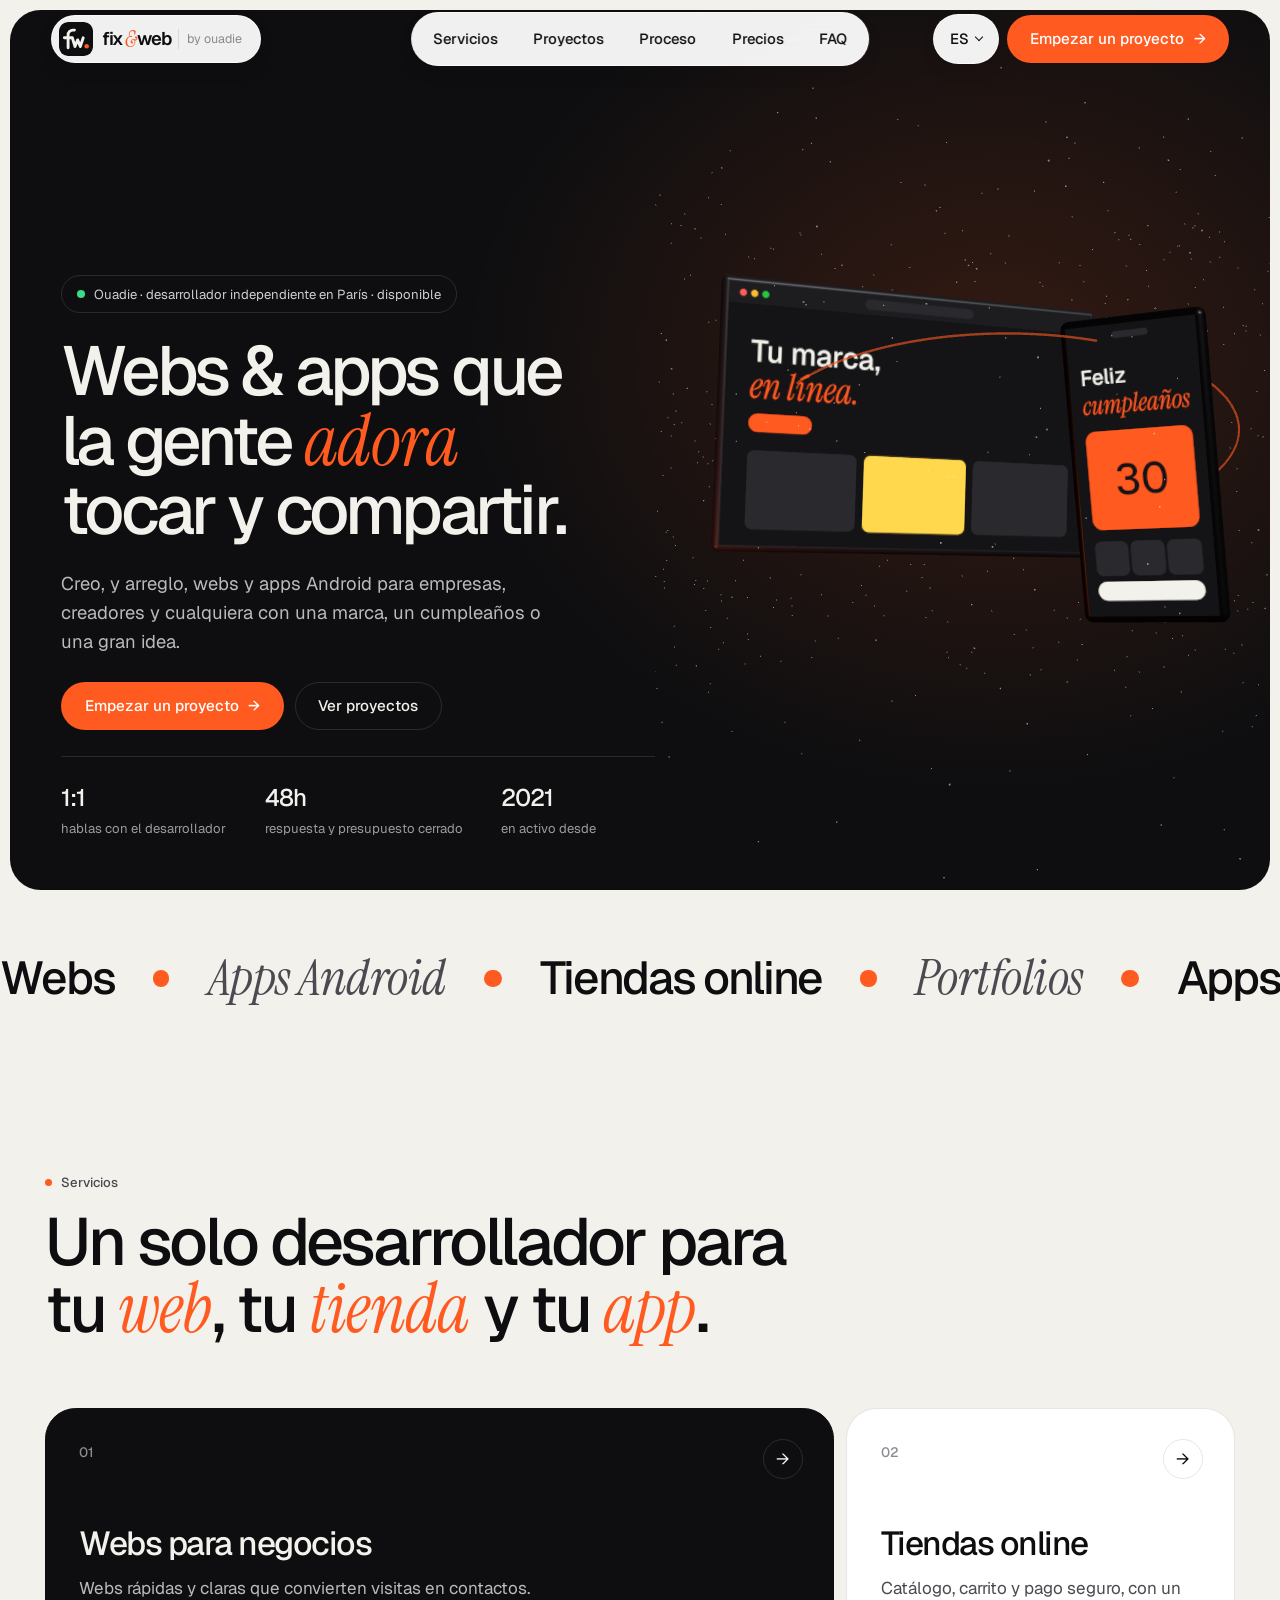
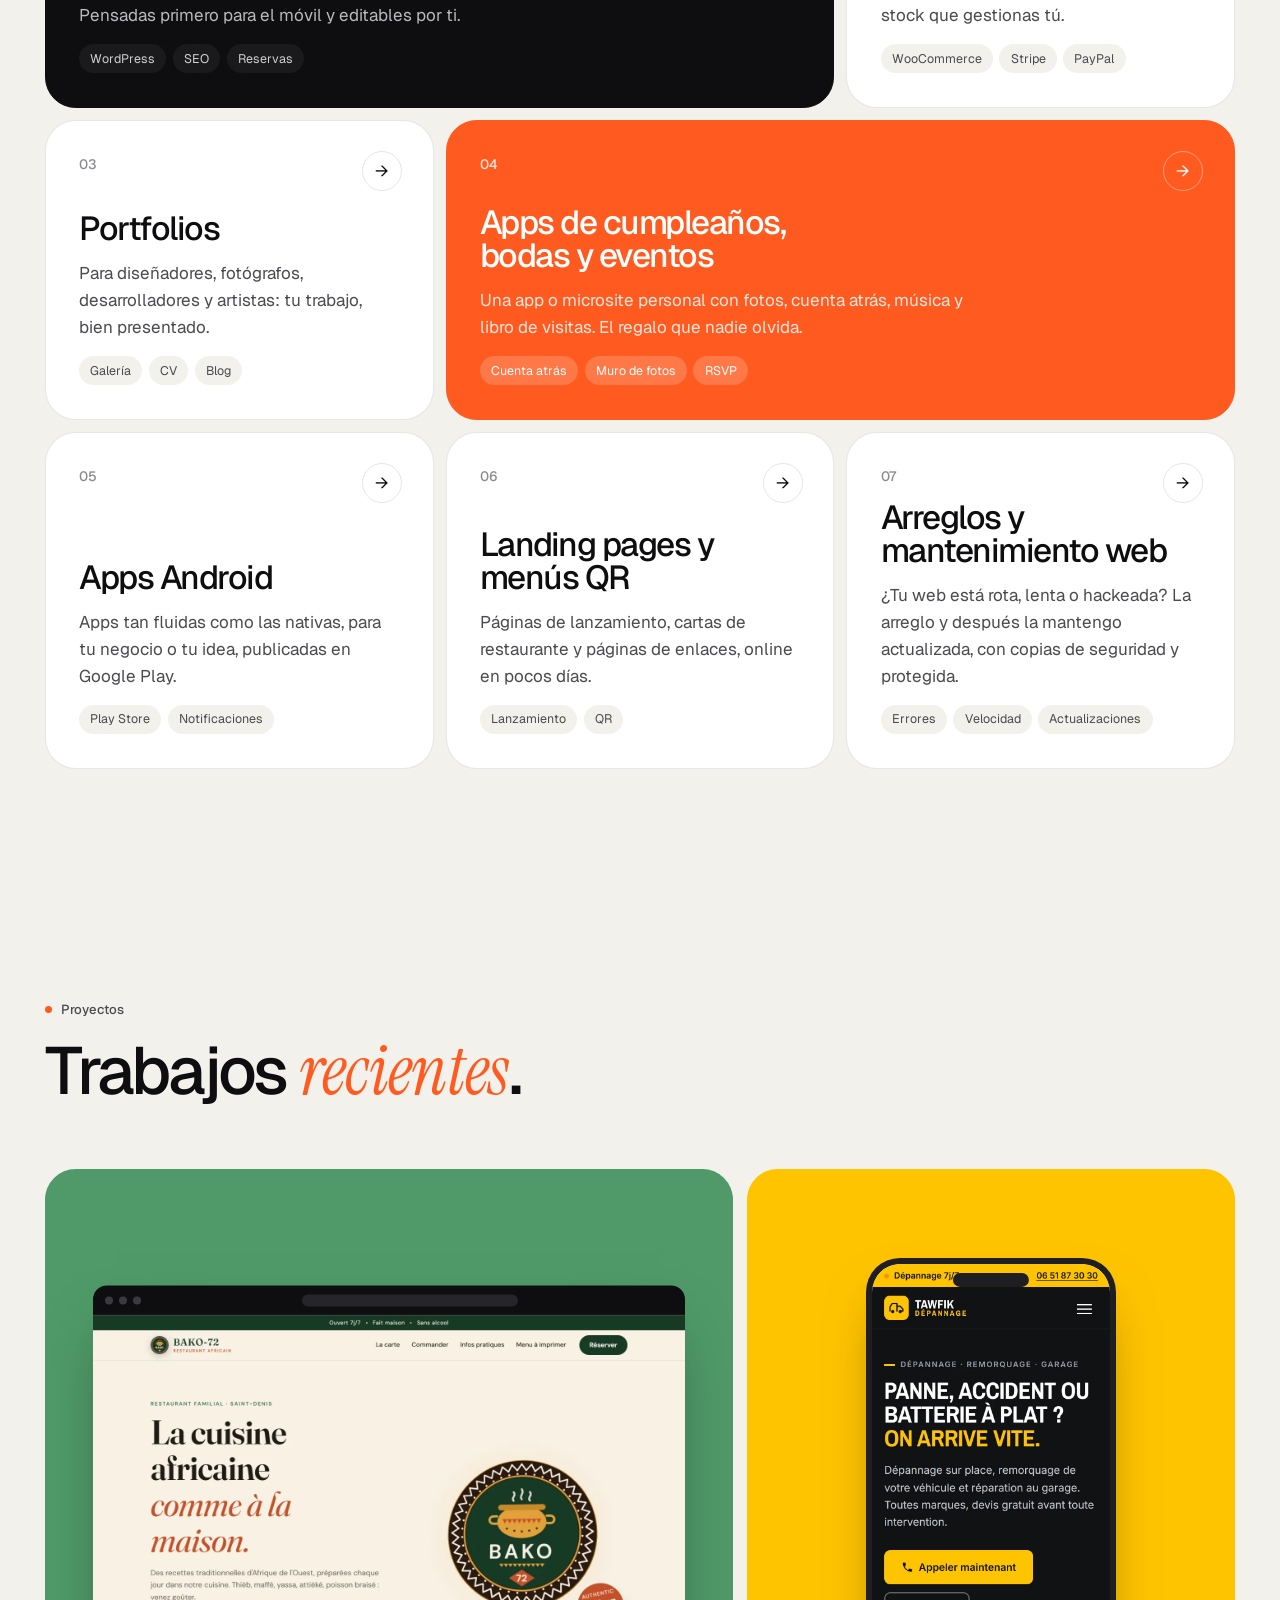
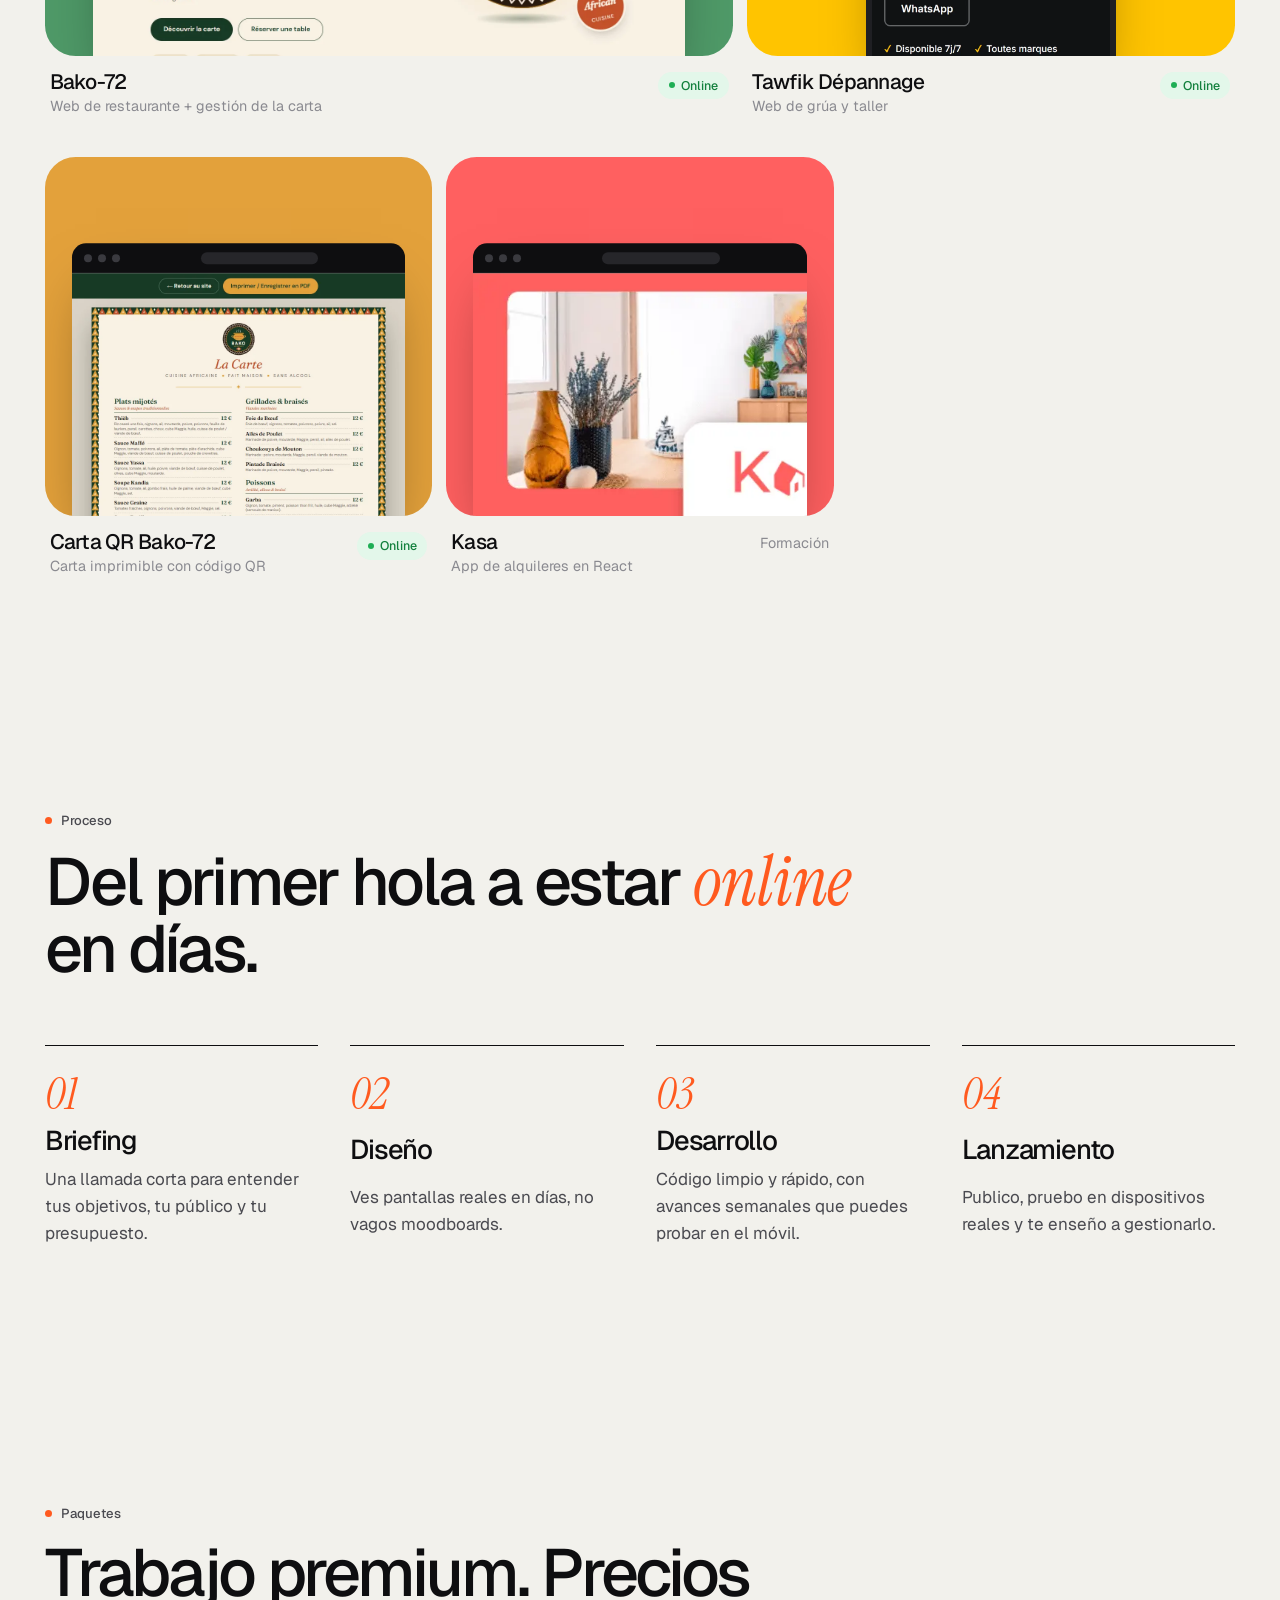
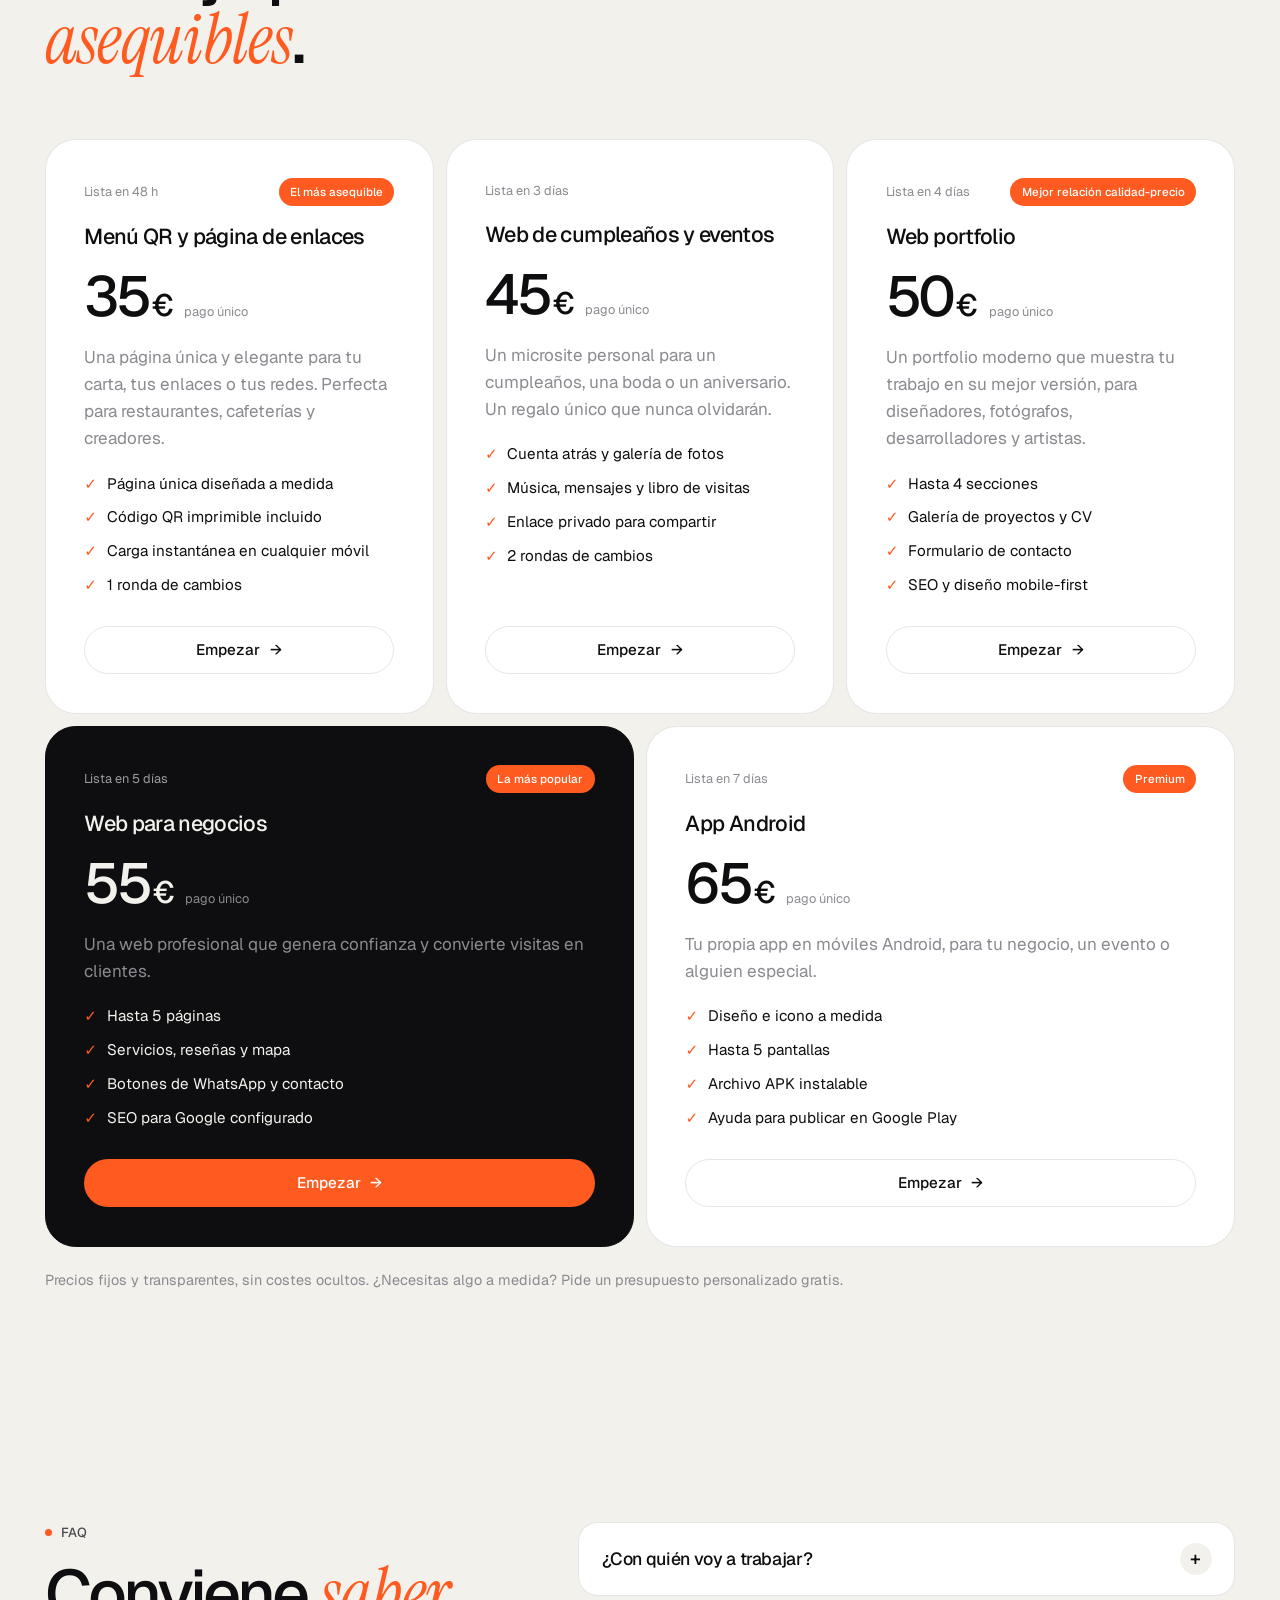
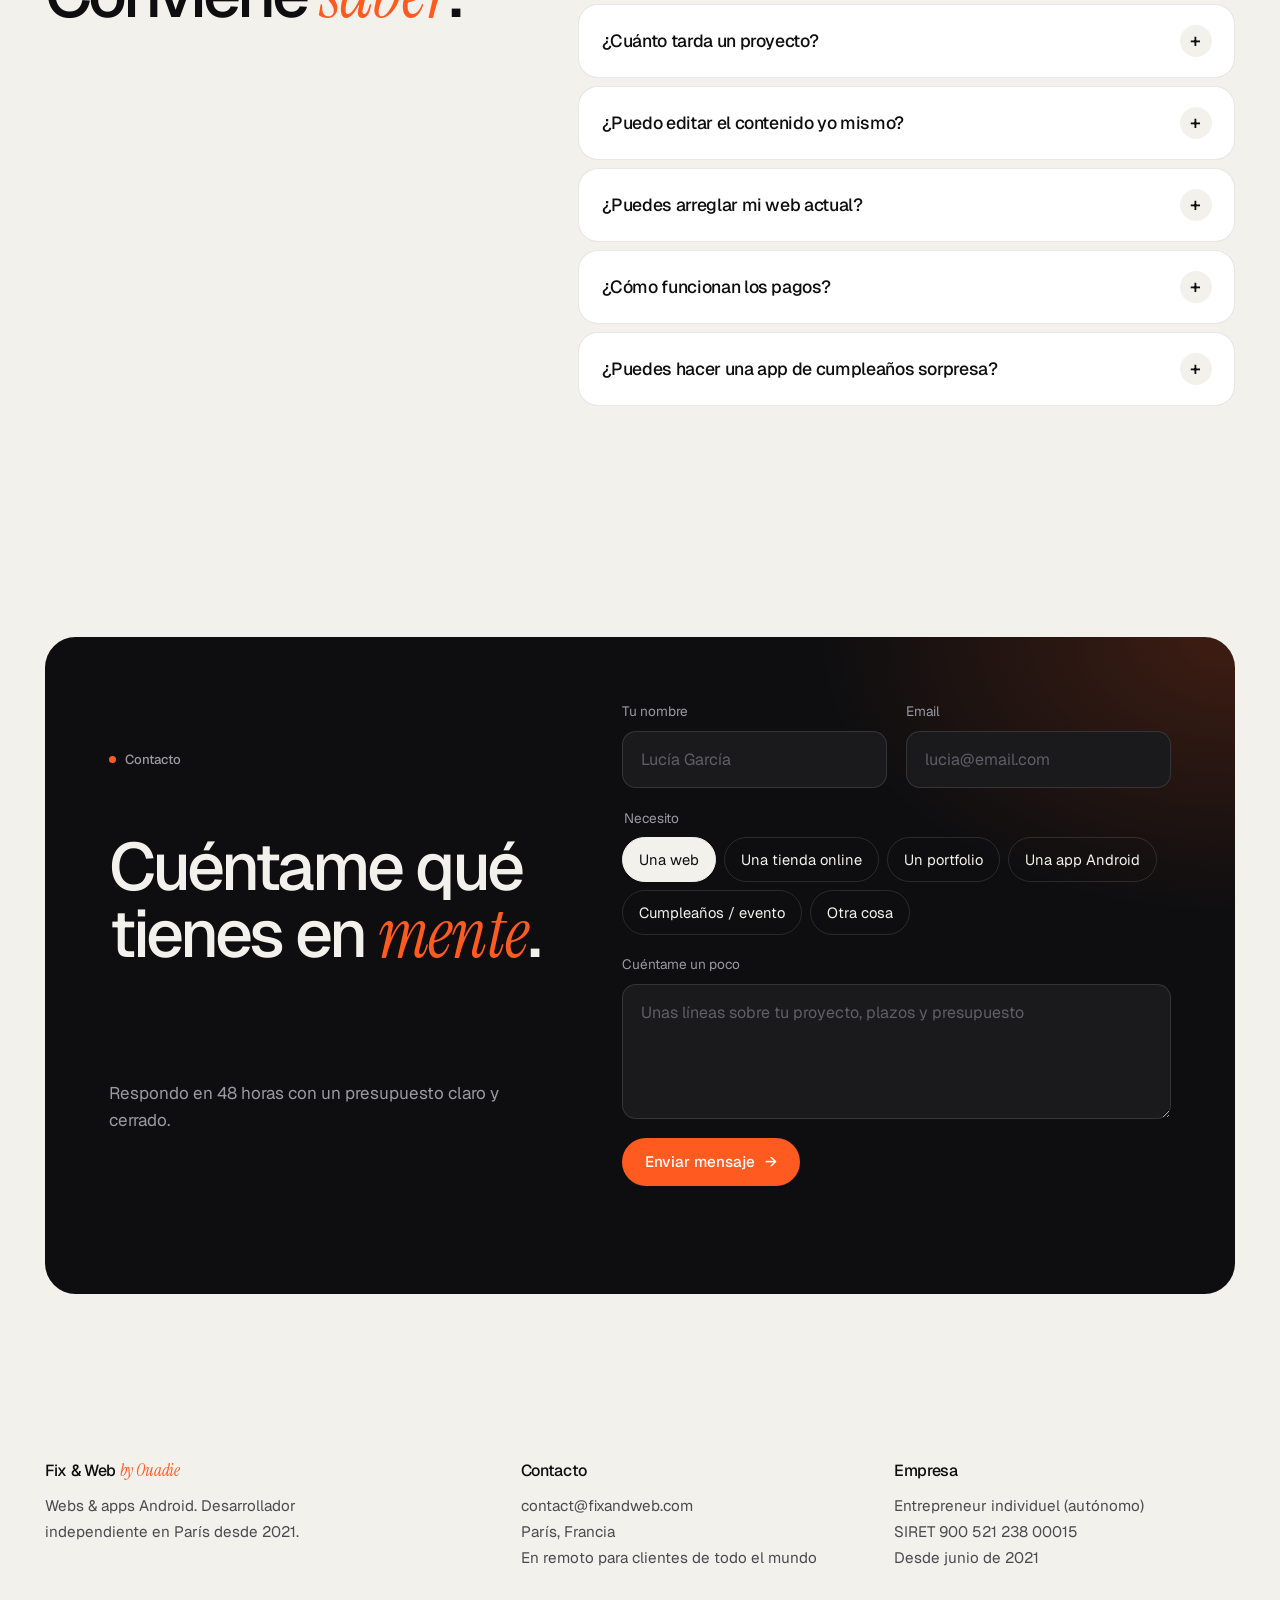
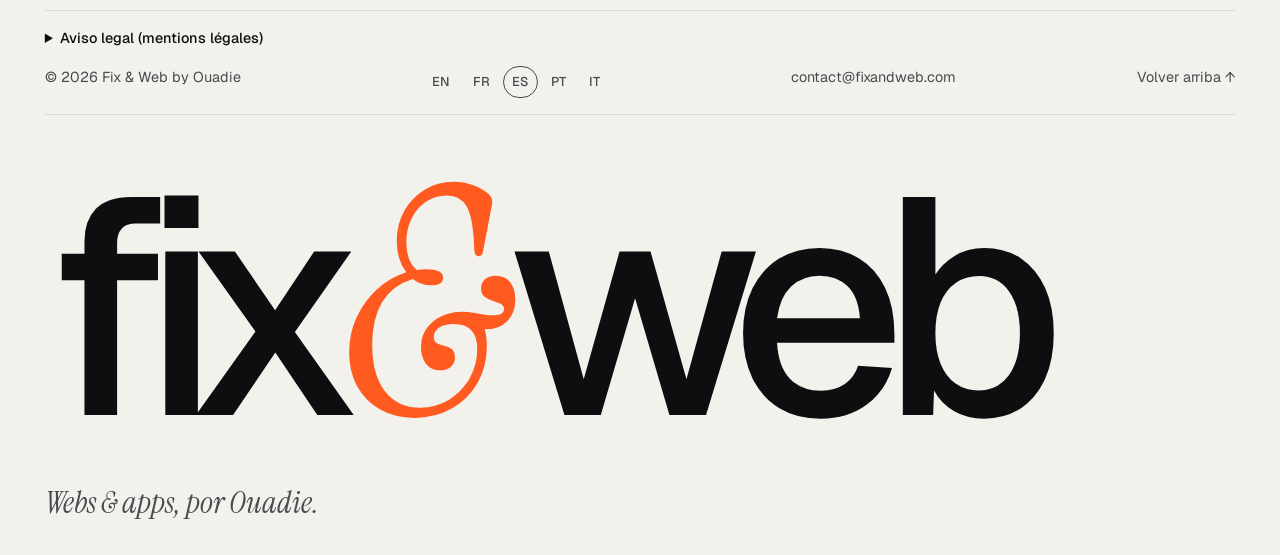
<file: es/index.html>
<!doctype html>
<html lang="es">
<head>
  <meta charset="UTF-8" />
  <meta name="viewport" content="width=device-width, initial-scale=1, viewport-fit=cover" />
  <meta name="theme-color" content="#f2f1ec" />
  
  <!-- icons: browsers, iOS/iPadOS, Android/PWA, Windows -->
  <link rel="icon" href="/favicon.ico" sizes="48x48" />
  <link rel="icon" href="/favicon.svg" type="image/svg+xml" />
  <link rel="apple-touch-icon" href="/apple-touch-icon.png" />
  <link rel="manifest" href="/site.webmanifest" />
  <meta name="apple-mobile-web-app-title" content="Fix & Web" />
  <meta name="application-name" content="Fix & Web" />
  <meta name="msapplication-TileColor" content="#0e0e10" />
  <meta name="msapplication-config" content="/browserconfig.xml" />
  <title>Fix & Web by Ouadie — Webs y apps Android en París desde 35 €</title>
  <meta name="description" content="Páginas web y apps Android creadas en París por Ouadie a precio fijo desde 35 €, listas en 2 a 7 días: webs para negocios, portfolios, menús QR, webs de cumpleaños y eventos. Presupuesto gratis en 48 horas." />
  <link rel="canonical" href="https://hakim2023.github.io/es/" />
  <link rel="alternate" hreflang="en" href="https://hakim2023.github.io/" />
  <link rel="alternate" hreflang="fr" href="https://hakim2023.github.io/fr/" />
  <link rel="alternate" hreflang="es" href="https://hakim2023.github.io/es/" />
  <link rel="alternate" hreflang="pt" href="https://hakim2023.github.io/pt/" />
  <link rel="alternate" hreflang="it" href="https://hakim2023.github.io/it/" />
  <link rel="alternate" hreflang="x-default" href="https://hakim2023.github.io/" />
  <meta name="robots" content="index, follow, max-image-preview:large" />
  <meta name="author" content="Ouadie" />
  <meta name="geo.region" content="FR-75" />
  <meta name="geo.placename" content="Paris" />
  <!-- social sharing preview -->
  <meta property="og:type" content="website" />
  <meta property="og:locale" content="es_ES" />
  <meta property="og:site_name" content="Fix & Web by Ouadie" />
  <meta property="og:title" content="Fix & Web by Ouadie — Webs y apps Android desde 35 €" />
  <meta property="og:description" content="Páginas web y apps Android creadas en París a precio fijo, listas en 2 a 7 días." />
  <meta property="og:url" content="https://hakim2023.github.io/es/" />
  <meta property="og:image" content="https://hakim2023.github.io/og-image.png" />
  <meta property="og:image:width" content="1200" />
  <meta property="og:image:height" content="630" />
  <meta property="og:image:alt" content="Fix & Web: webs y apps que a la gente le encanta tocar y compartir" />
  <meta name="twitter:card" content="summary_large_image" />
  <meta name="twitter:title" content="Fix & Web by Ouadie — Webs y apps Android desde 35 €" />
  <meta name="twitter:description" content="Páginas web y apps Android creadas en París a precio fijo, listas en 2 a 7 días." />
  <meta name="twitter:image" content="https://hakim2023.github.io/og-image.png" />
  <script type="application/ld+json">{"@context":"https://schema.org","@type":"ProfessionalService","@id":"https://hakim2023.github.io/#business","name":"Fix & Web by Ouadie","url":"https://hakim2023.github.io/es/","logo":"https://hakim2023.github.io/logo.svg","image":"https://hakim2023.github.io/og-image.png","description":"Páginas web y apps Android para empresas y particulares en París, a precio fijo desde 35 €, entregadas en 2 a 7 días.","inLanguage":"es","foundingDate":"2021-06-16","priceRange":"€35 – €65","areaServed":[{"@type":"City","name":"Paris"},{"@type":"Country","name":"France"}],"address":{"@type":"PostalAddress","addressLocality":"Paris","addressCountry":"FR"},"founder":{"@type":"Person","name":"Ouadie"},"sameAs":["https://github.com/hakim2023"],"availableLanguage":["fr","en","es","pt","it"],"hasOfferCatalog":{"@type":"OfferCatalog","name":"Paquetes a precio fijo","itemListElement":[{"@type":"Offer","name":"Menú QR y página de enlaces","description":"Una página única y elegante para tu carta, tus enlaces o tus redes. Perfecta para restaurantes, cafeterías y creadores.","price":35,"priceCurrency":"EUR","itemOffered":{"@type":"Service","name":"Menú QR y página de enlaces"}},{"@type":"Offer","name":"Web de cumpleaños y eventos","description":"Un microsite personal para un cumpleaños, una boda o un aniversario. Un regalo único que nunca olvidarán.","price":45,"priceCurrency":"EUR","itemOffered":{"@type":"Service","name":"Web de cumpleaños y eventos"}},{"@type":"Offer","name":"Web portfolio","description":"Un portfolio moderno que muestra tu trabajo en su mejor versión, para diseñadores, fotógrafos, desarrolladores y artistas.","price":50,"priceCurrency":"EUR","itemOffered":{"@type":"Service","name":"Web portfolio"}},{"@type":"Offer","name":"Web para negocios","description":"Una web profesional que genera confianza y convierte visitas en clientes.","price":55,"priceCurrency":"EUR","itemOffered":{"@type":"Service","name":"Web para negocios"}},{"@type":"Offer","name":"App Android","description":"Tu propia app en móviles Android, para tu negocio, un evento o alguien especial.","price":65,"priceCurrency":"EUR","itemOffered":{"@type":"Service","name":"App Android"}}]}}</script>
  <script type="application/ld+json">{"@context":"https://schema.org","@type":"FAQPage","inLanguage":"es","mainEntity":[{"@type":"Question","name":"¿Con quién voy a trabajar?","acceptedAnswer":{"@type":"Answer","text":"Conmigo, Ouadie. Llevo Fix & Web como desarrollador independiente en París desde 2021, así que tratas directamente con quien diseña y crea tu proyecto."}},{"@type":"Question","name":"¿Cuánto tarda un proyecto?","acceptedAnswer":{"@type":"Answer","text":"La mayoría se entregan en 2 a 7 días, según el paquete. Tienes una fecha de entrega clara antes de empezar."}},{"@type":"Question","name":"¿Puedo editar el contenido yo mismo?","acceptedAnswer":{"@type":"Answer","text":"Sí. Las webs se hacen con WordPress, así que puedes cambiar textos, imágenes y productos sin tocar código."}},{"@type":"Question","name":"¿Puedes arreglar mi web actual?","acceptedAnswer":{"@type":"Answer","text":"Sí. Errores, carga lenta, diseño roto en el móvil, WordPress hackeado: envíame el enlace y te digo gratis qué falla."}},{"@type":"Question","name":"¿Cómo funcionan los pagos?","acceptedAnswer":{"@type":"Answer","text":"La mitad al empezar y la otra mitad al publicar, con factura. Las tiendas pueden aceptar tarjetas y monederos con Stripe o PayPal."}},{"@type":"Question","name":"¿Puedes hacer una app de cumpleaños sorpresa?","acceptedAnswer":{"@type":"Answer","text":"Claro. Envíame fotos y mensajes, y te entrego un enlace privado o un APK listo para el gran día."}}]}</script>
  <link rel="preconnect" href="https://fonts.googleapis.com" />
  <link rel="preconnect" href="https://fonts.gstatic.com" crossorigin />
  <link href="https://fonts.googleapis.com/css2?family=Geist:wght@400;500;600&family=Instrument+Serif:ital@0;1&display=swap" rel="stylesheet" />
  <script type="module" crossorigin src="/assets/index-BwhEghra.js"></script>
  <link rel="stylesheet" crossorigin href="/assets/index-fDBwT7q0.css">
</head>
<body>
  <div class="loader" id="loader" aria-live="polite">
    <div class="loader__top"><span class="loader__brand"><img src="/logo.svg" width="28" height="28" alt="" />Fix &amp; Web</span></div>
    <div class="loader__count"><span id="loaderCount">0</span><sup>%</sup></div>
    <div class="loader__bar"><i id="loaderBar"></i></div>
  </div>

  <header class="nav" id="nav">
    <a href="#top" class="nav__logo pill" aria-label="Fix & Web by Ouadie, volver arriba"><img class="nav__mark" src="/logo.svg" width="34" height="34" alt="" />fix<em>&amp;</em>web<small>by ouadie</small></a>
    <nav class="nav__links pill" aria-label="Primary">
      <a href="#services">Servicios</a>
      <a href="#work">Proyectos</a>
      <a href="#process">Proceso</a>
      <a href="#pricing">Precios</a>
      <a href="#faq">FAQ</a>
    </nav>
    <div class="nav__end">
      <details class="lang pill" id="langMenu"><summary aria-label="Idioma: Español">es</summary><ul><li><a href="/" hreflang="en" lang="en" data-lang="en">English<small>en</small></a></li><li><a href="/fr/" hreflang="fr" lang="fr" data-lang="fr">Français<small>fr</small></a></li><li><a href="/es/" hreflang="es" lang="es" data-lang="es" aria-current="page">Español<small>es</small></a></li><li><a href="/pt/" hreflang="pt" lang="pt" data-lang="pt">Português<small>pt</small></a></li><li><a href="/it/" hreflang="it" lang="it" data-lang="it">Italiano<small>it</small></a></li></ul></details>
      <a href="#contact" class="btn btn--accent nav__cta">Empezar un proyecto <b>→</b></a>
      <button class="burger pill" id="burger" aria-controls="menu" aria-expanded="false" aria-label="Abrir menú" data-open="Abrir menú" data-close="Cerrar menú" data-menu="Menú" data-closed="Cerrar">
        <span class="burger__label" id="burgerLabel">Menú</span>
        <span class="burger__lines" aria-hidden="true"><i></i><i></i></span>
      </button>
    </div>
  </header>

  <div class="menu" id="menu" aria-hidden="true" inert>
    <nav class="menu__links" aria-label="Mobile">
      <a href="#services"><small>01</small>Servicios</a>
      <a href="#work"><small>02</small>Proyectos</a>
      <a href="#process"><small>03</small>Proceso</a>
      <a href="#pricing"><small>04</small>Precios</a>
      <a href="#faq"><small>05</small>FAQ</a>
      <a href="#contact"><small>06</small>Contacto</a>
    </nav>
    <div class="menu__foot">
      <nav class="langs" aria-label="Idioma"><a href="/" hreflang="en" lang="en" data-lang="en" title="English">en</a><a href="/fr/" hreflang="fr" lang="fr" data-lang="fr" title="Français">fr</a><a href="/es/" hreflang="es" lang="es" data-lang="es" title="Español" aria-current="page">es</a><a href="/pt/" hreflang="pt" lang="pt" data-lang="pt" title="Português">pt</a><a href="/it/" hreflang="it" lang="it" data-lang="it" title="Italiano">it</a></nav>
      <a href="mailto:contact@fixandweb.com">contact@fixandweb.com</a>
      <a href="#contact" class="btn btn--accent">Empezar un proyecto <b>→</b></a>
    </div>
  </div>

  <main>
    <section class="hero" id="top">
      <div class="hero__card">
        <div class="hero__copy">
          <p class="tag" data-reveal><span class="live"></span>Ouadie · desarrollador independiente en París · disponible</p>
          <h1 class="hero__title">
            <span class="line"><span>Webs &amp; apps que</span></span>
            <span class="line"><span>la gente <em>adora</em></span></span>
            <span class="line"><span>tocar y compartir.</span></span>
          </h1>
          <p class="hero__lead" data-reveal>Creo, y arreglo, webs y apps Android para empresas, creadores y cualquiera con una marca, un cumpleaños o una gran idea.</p>
          <div class="hero__actions" data-reveal>
            <a href="#contact" class="btn btn--accent">Empezar un proyecto <b>→</b></a>
            <a href="#work" class="btn btn--ghost">Ver proyectos</a>
          </div>
          <ul class="hero__stats" id="stats" data-reveal><li><b>1:1</b>hablas con el desarrollador</li><li><b>48h</b>respuesta y presupuesto cerrado</li><li><b>2021</b>en activo desde</li></ul>
        </div>
        <div class="hero__stage">
          <canvas id="hero-canvas" aria-hidden="true" data-screens="Feliz|cumpleaños|Tu marca,|en línea."></canvas>
        </div>
      </div>
    </section>

    <section class="marquee" aria-hidden="true">
      <div class="marquee__track" id="marquee"><span>Webs</span><span>Apps Android</span><span>Tiendas online</span><span>Portfolios</span><span>Apps de cumpleaños</span><span>Webs de boda</span><span>Menús QR</span><span>Landing pages</span><span aria-hidden="true">Webs</span><span aria-hidden="true">Apps Android</span><span aria-hidden="true">Tiendas online</span><span aria-hidden="true">Portfolios</span><span aria-hidden="true">Apps de cumpleaños</span><span aria-hidden="true">Webs de boda</span><span aria-hidden="true">Menús QR</span><span aria-hidden="true">Landing pages</span></div>
    </section>

    <section class="section" id="services">
      <header class="section__head">
        <p class="eyebrow">Servicios</p>
        <h2>Un solo desarrollador para tu <em>web</em>, tu <em>tienda</em> y tu <em>app</em>.</h2>
      </header>
      <ul class="bento" id="servicesList"><li class="is-dark is-wide">
      <span class="n">01</span><span class="arrow" aria-hidden="true">→</span>
      <h3>Webs para negocios</h3><p>Webs rápidas y claras que convierten visitas en contactos. Pensadas primero para el móvil y editables por ti.</p>
      <div class="tags"><span>WordPress</span><span>SEO</span><span>Reservas</span></div></li><li class="">
      <span class="n">02</span><span class="arrow" aria-hidden="true">→</span>
      <h3>Tiendas online</h3><p>Catálogo, carrito y pago seguro, con un stock que gestionas tú.</p>
      <div class="tags"><span>WooCommerce</span><span>Stripe</span><span>PayPal</span></div></li><li class="">
      <span class="n">03</span><span class="arrow" aria-hidden="true">→</span>
      <h3>Portfolios</h3><p>Para diseñadores, fotógrafos, desarrolladores y artistas: tu trabajo, bien presentado.</p>
      <div class="tags"><span>Galería</span><span>CV</span><span>Blog</span></div></li><li class="is-accent is-wide">
      <span class="n">04</span><span class="arrow" aria-hidden="true">→</span>
      <h3>Apps de cumpleaños, bodas y eventos</h3><p>Una app o microsite personal con fotos, cuenta atrás, música y libro de visitas. El regalo que nadie olvida.</p>
      <div class="tags"><span>Cuenta atrás</span><span>Muro de fotos</span><span>RSVP</span></div></li><li class="">
      <span class="n">05</span><span class="arrow" aria-hidden="true">→</span>
      <h3>Apps Android</h3><p>Apps tan fluidas como las nativas, para tu negocio o tu idea, publicadas en Google Play.</p>
      <div class="tags"><span>Play Store</span><span>Notificaciones</span></div></li><li class="">
      <span class="n">06</span><span class="arrow" aria-hidden="true">→</span>
      <h3>Landing pages y menús QR</h3><p>Páginas de lanzamiento, cartas de restaurante y páginas de enlaces, online en pocos días.</p>
      <div class="tags"><span>Lanzamiento</span><span>QR</span></div></li><li class="">
      <span class="n">07</span><span class="arrow" aria-hidden="true">→</span>
      <h3>Arreglos y mantenimiento web</h3><p>¿Tu web está rota, lenta o hackeada? La arreglo y después la mantengo actualizada, con copias de seguridad y protegida.</p>
      <div class="tags"><span>Errores</span><span>Velocidad</span><span>Actualizaciones</span></div></li></ul>
    </section>

    <section class="section section--work" id="work">
      <header class="section__head section__head--row">
        <div>
          <p class="eyebrow">Proyectos</p>
          <h2>Trabajos <em>recientes</em>.</h2>
        </div>
        <p class="hint">Desliza →</p>
      </header>
      <div class="work" id="workTrack"><a class="card card--web" href="https://bako-72.netlify.app/" target="_blank" rel="noopener">
      <div class="card__art" style="--c:#4f9a68"><div class="mock mock--web"><div class="mock__bar"><i></i><i></i><i></i><span></span></div><img class="mock__shot" src="/work/bako-desktop.webp" width="1440" height="900" alt="Página de inicio de la web del restaurante Bako-72" loading="lazy" decoding="async" /></div><span class="card__view">Ver la web <b>↗</b></span></div>
      <div class="card__meta"><div><h3>Bako-72</h3><span>Web de restaurante + gestión de la carta</span></div><span class="live-tag">Online</span></div></a><a class="card card--app" href="https://hakim2023.github.io/tawfik-depannage/" target="_blank" rel="noopener">
      <div class="card__art" style="--c:#ffc400"><div class="mock mock--app"><i class="mock__notch"></i><img class="mock__shot" src="/work/tawfik-phone.webp" width="780" height="1688" alt="Web de Tawfik Dépannage en un móvil, con botones de llamada y WhatsApp" loading="lazy" decoding="async" /></div><span class="card__view">Ver la web <b>↗</b></span></div>
      <div class="card__meta"><div><h3>Tawfik Dépannage</h3><span>Web de grúa y taller</span></div><span class="live-tag">Online</span></div></a><a class="card card--web" href="https://bako-72.netlify.app/menu.html" target="_blank" rel="noopener">
      <div class="card__art" style="--c:#e3a13b"><div class="mock mock--web"><div class="mock__bar"><i></i><i></i><i></i><span></span></div><img class="mock__shot" src="/work/bako-print.webp" width="1440" height="900" alt="Carta A4 imprimible de Bako-72 con código QR" loading="lazy" decoding="async" /></div><span class="card__view">Ver la web <b>↗</b></span></div>
      <div class="card__meta"><div><h3>Carta QR Bako-72</h3><span>Carta imprimible con código QR</span></div><span class="live-tag">Online</span></div></a><a class="card card--web" href="https://ouadie-kasa.netlify.app/" target="_blank" rel="noopener">
      <div class="card__art" style="--c:#ff6060"><div class="mock mock--web"><div class="mock__bar"><i></i><i></i><i></i><span></span></div><img class="mock__shot" src="/work/kasa.webp" width="1440" height="900" alt="Kasa, una app web de alquileres hecha con React" loading="lazy" decoding="async" /></div><span class="card__view">Ver la web <b>↗</b></span></div>
      <div class="card__meta"><div><h3>Kasa</h3><span>App de alquileres en React</span></div><span>Formación</span></div></a></div>
    </section>

    <section class="section" id="process">
      <header class="section__head">
        <p class="eyebrow">Proceso</p>
        <h2>Del primer hola a estar <em>online</em> en días.</h2>
      </header>
      <ol class="steps" id="stepsList"><li><span class="n">01</span><h3>Briefing</h3><p>Una llamada corta para entender tus objetivos, tu público y tu presupuesto.</p></li><li><span class="n">02</span><h3>Diseño</h3><p>Ves pantallas reales en días, no vagos moodboards.</p></li><li><span class="n">03</span><h3>Desarrollo</h3><p>Código limpio y rápido, con avances semanales que puedes probar en el móvil.</p></li><li><span class="n">04</span><h3>Lanzamiento</h3><p>Publico, pruebo en dispositivos reales y te enseño a gestionarlo.</p></li></ol>
    </section>

    <section class="section" id="pricing">
      <header class="section__head">
        <p class="eyebrow">Paquetes</p>
        <h2>Trabajo premium. Precios <em>asequibles</em>.</h2>
      </header>
      <div class="plans" id="plansList"><article class="plan">
      <div class="plan__top"><span class="plan__time">Lista en 48 h</span><span class="badge">El más asequible</span></div>
      <h3>Menú QR y página de enlaces</h3>
      <div class="price">35<span>€</span><small>pago único</small></div><p class="desc">Una página única y elegante para tu carta, tus enlaces o tus redes. Perfecta para restaurantes, cafeterías y creadores.</p>
      <ul><li>Página única diseñada a medida</li><li>Código QR imprimible incluido</li><li>Carga instantánea en cualquier móvil</li><li>1 ronda de cambios</li></ul>
      <a class="btn btn--outline" href="#contact">Empezar <b>→</b></a></article><article class="plan">
      <div class="plan__top"><span class="plan__time">Lista en 3 días</span></div>
      <h3>Web de cumpleaños y eventos</h3>
      <div class="price">45<span>€</span><small>pago único</small></div><p class="desc">Un microsite personal para un cumpleaños, una boda o un aniversario. Un regalo único que nunca olvidarán.</p>
      <ul><li>Cuenta atrás y galería de fotos</li><li>Música, mensajes y libro de visitas</li><li>Enlace privado para compartir</li><li>2 rondas de cambios</li></ul>
      <a class="btn btn--outline" href="#contact">Empezar <b>→</b></a></article><article class="plan">
      <div class="plan__top"><span class="plan__time">Lista en 4 días</span><span class="badge">Mejor relación calidad-precio</span></div>
      <h3>Web portfolio</h3>
      <div class="price">50<span>€</span><small>pago único</small></div><p class="desc">Un portfolio moderno que muestra tu trabajo en su mejor versión, para diseñadores, fotógrafos, desarrolladores y artistas.</p>
      <ul><li>Hasta 4 secciones</li><li>Galería de proyectos y CV</li><li>Formulario de contacto</li><li>SEO y diseño mobile-first</li></ul>
      <a class="btn btn--outline" href="#contact">Empezar <b>→</b></a></article><article class="plan plan--featured">
      <div class="plan__top"><span class="plan__time">Lista en 5 días</span><span class="badge">La más popular</span></div>
      <h3>Web para negocios</h3>
      <div class="price">55<span>€</span><small>pago único</small></div><p class="desc">Una web profesional que genera confianza y convierte visitas en clientes.</p>
      <ul><li>Hasta 5 páginas</li><li>Servicios, reseñas y mapa</li><li>Botones de WhatsApp y contacto</li><li>SEO para Google configurado</li></ul>
      <a class="btn btn--accent" href="#contact">Empezar <b>→</b></a></article><article class="plan">
      <div class="plan__top"><span class="plan__time">Lista en 7 días</span><span class="badge">Premium</span></div>
      <h3>App Android</h3>
      <div class="price">65<span>€</span><small>pago único</small></div><p class="desc">Tu propia app en móviles Android, para tu negocio, un evento o alguien especial.</p>
      <ul><li>Diseño e icono a medida</li><li>Hasta 5 pantallas</li><li>Archivo APK instalable</li><li>Ayuda para publicar en Google Play</li></ul>
      <a class="btn btn--outline" href="#contact">Empezar <b>→</b></a></article></div>
      <p class="note">Precios fijos y transparentes, sin costes ocultos. ¿Necesitas algo a medida? Pide un presupuesto personalizado gratis.</p>
    </section>

    <section class="section faq-wrap" id="faq">
      <header class="section__head">
        <p class="eyebrow">FAQ</p>
        <h2>Conviene <em>saber</em>.</h2>
      </header>
      <div class="faq" id="faqList"><details><summary>¿Con quién voy a trabajar?</summary><p>Conmigo, Ouadie. Llevo Fix &amp; Web como desarrollador independiente en París desde 2021, así que tratas directamente con quien diseña y crea tu proyecto.</p></details><details><summary>¿Cuánto tarda un proyecto?</summary><p>La mayoría se entregan en 2 a 7 días, según el paquete. Tienes una fecha de entrega clara antes de empezar.</p></details><details><summary>¿Puedo editar el contenido yo mismo?</summary><p>Sí. Las webs se hacen con WordPress, así que puedes cambiar textos, imágenes y productos sin tocar código.</p></details><details><summary>¿Puedes arreglar mi web actual?</summary><p>Sí. Errores, carga lenta, diseño roto en el móvil, WordPress hackeado: envíame el enlace y te digo gratis qué falla.</p></details><details><summary>¿Cómo funcionan los pagos?</summary><p>La mitad al empezar y la otra mitad al publicar, con factura. Las tiendas pueden aceptar tarjetas y monederos con Stripe o PayPal.</p></details><details><summary>¿Puedes hacer una app de cumpleaños sorpresa?</summary><p>Claro. Envíame fotos y mensajes, y te entrego un enlace privado o un APK listo para el gran día.</p></details></div>
    </section>

    <section class="section" id="contact">
      <div class="contact">
        <header class="section__head">
          <p class="eyebrow">Contacto</p>
          <h2>Cuéntame qué tienes en <em>mente</em>.</h2>
          <p class="contact__sub">Respondo en 48 horas con un presupuesto claro y cerrado.</p>
        </header>
        <form class="form" id="contactForm" novalidate data-invalid="Añade tu nombre y un email válido." data-sent="¡Gracias! Te responderé en 48 horas.">
          <label>Tu nombre<input name="name" required autocomplete="name" placeholder="Lucía García" /></label>
          <label>Email<input name="email" type="email" required autocomplete="email" placeholder="lucia@email.com" /></label>
          <fieldset class="form__wide chips">
            <legend>Necesito</legend>
            <label><input type="radio" name="type" value="website" checked /><span>Una web</span></label>
            <label><input type="radio" name="type" value="shop" /><span>Una tienda online</span></label>
            <label><input type="radio" name="type" value="portfolio" /><span>Un portfolio</span></label>
            <label><input type="radio" name="type" value="android" /><span>Una app Android</span></label>
            <label><input type="radio" name="type" value="event" /><span>Cumpleaños / evento</span></label>
            <label><input type="radio" name="type" value="other" /><span>Otra cosa</span></label>
          </fieldset>
          <label class="form__wide">Cuéntame un poco<textarea name="msg" rows="4" placeholder="Unas líneas sobre tu proyecto, plazos y presupuesto"></textarea></label>
          <button class="btn btn--accent" type="submit">Enviar mensaje <b>→</b></button>
          <p class="form__status" id="formStatus" role="status"></p>
        </form>
      </div>
    </section>
  </main>

  <footer class="footer">
    <div class="footer__grid">
      <div>
        <h4>Fix &amp; Web <em>by Ouadie</em></h4>
        <p>Webs &amp; apps Android. Desarrollador independiente en París desde 2021.</p>
      </div>
      <div>
        <h4>Contacto</h4>
        <p><a href="mailto:contact@fixandweb.com">contact@fixandweb.com</a><br />París, Francia<br />En remoto para clientes de todo el mundo</p>
      </div>
      <div>
        <h4>Empresa</h4>
        <p>Entrepreneur individuel (autónomo)<br />SIRET 900 521 238 00015<br />Desde junio de 2021</p>
      </div>
    </div>
    <details class="legal">
      <summary>Aviso legal (mentions légales)</summary>
      <dl>
        <dt>Éditeur</dt><dd>Entrepreneur individuel, enseigne « Fix &amp; Web by Ouadie »</dd>
        <dt>SIREN / SIRET</dt><dd>900 521 238 / 900 521 238 00015</dd>
        <dt>Code NAF</dt><dd>73.11Z</dd>
        <dt>Contact</dt><dd><a href="mailto:contact@fixandweb.com">contact@fixandweb.com</a></dd>
      </dl>
    </details>
    <div class="footer__row">
      <span>© <span id="year"></span> Fix &amp; Web by Ouadie</span>
      <nav class="langs" aria-label="Idioma"><a href="/" hreflang="en" lang="en" data-lang="en" title="English">en</a><a href="/fr/" hreflang="fr" lang="fr" data-lang="fr" title="Français">fr</a><a href="/es/" hreflang="es" lang="es" data-lang="es" title="Español" aria-current="page">es</a><a href="/pt/" hreflang="pt" lang="pt" data-lang="pt" title="Português">pt</a><a href="/it/" hreflang="it" lang="it" data-lang="it" title="Italiano">it</a></nav>
      <a href="mailto:contact@fixandweb.com">contact@fixandweb.com</a>
      <a href="#top">Volver arriba ↑</a>
    </div>
    <div class="footer__big">fix<em>&amp;</em>web</div>
    <p class="footer__by">Webs &amp; apps, por Ouadie.</p>
  </footer>

</body>
</html>
</file>
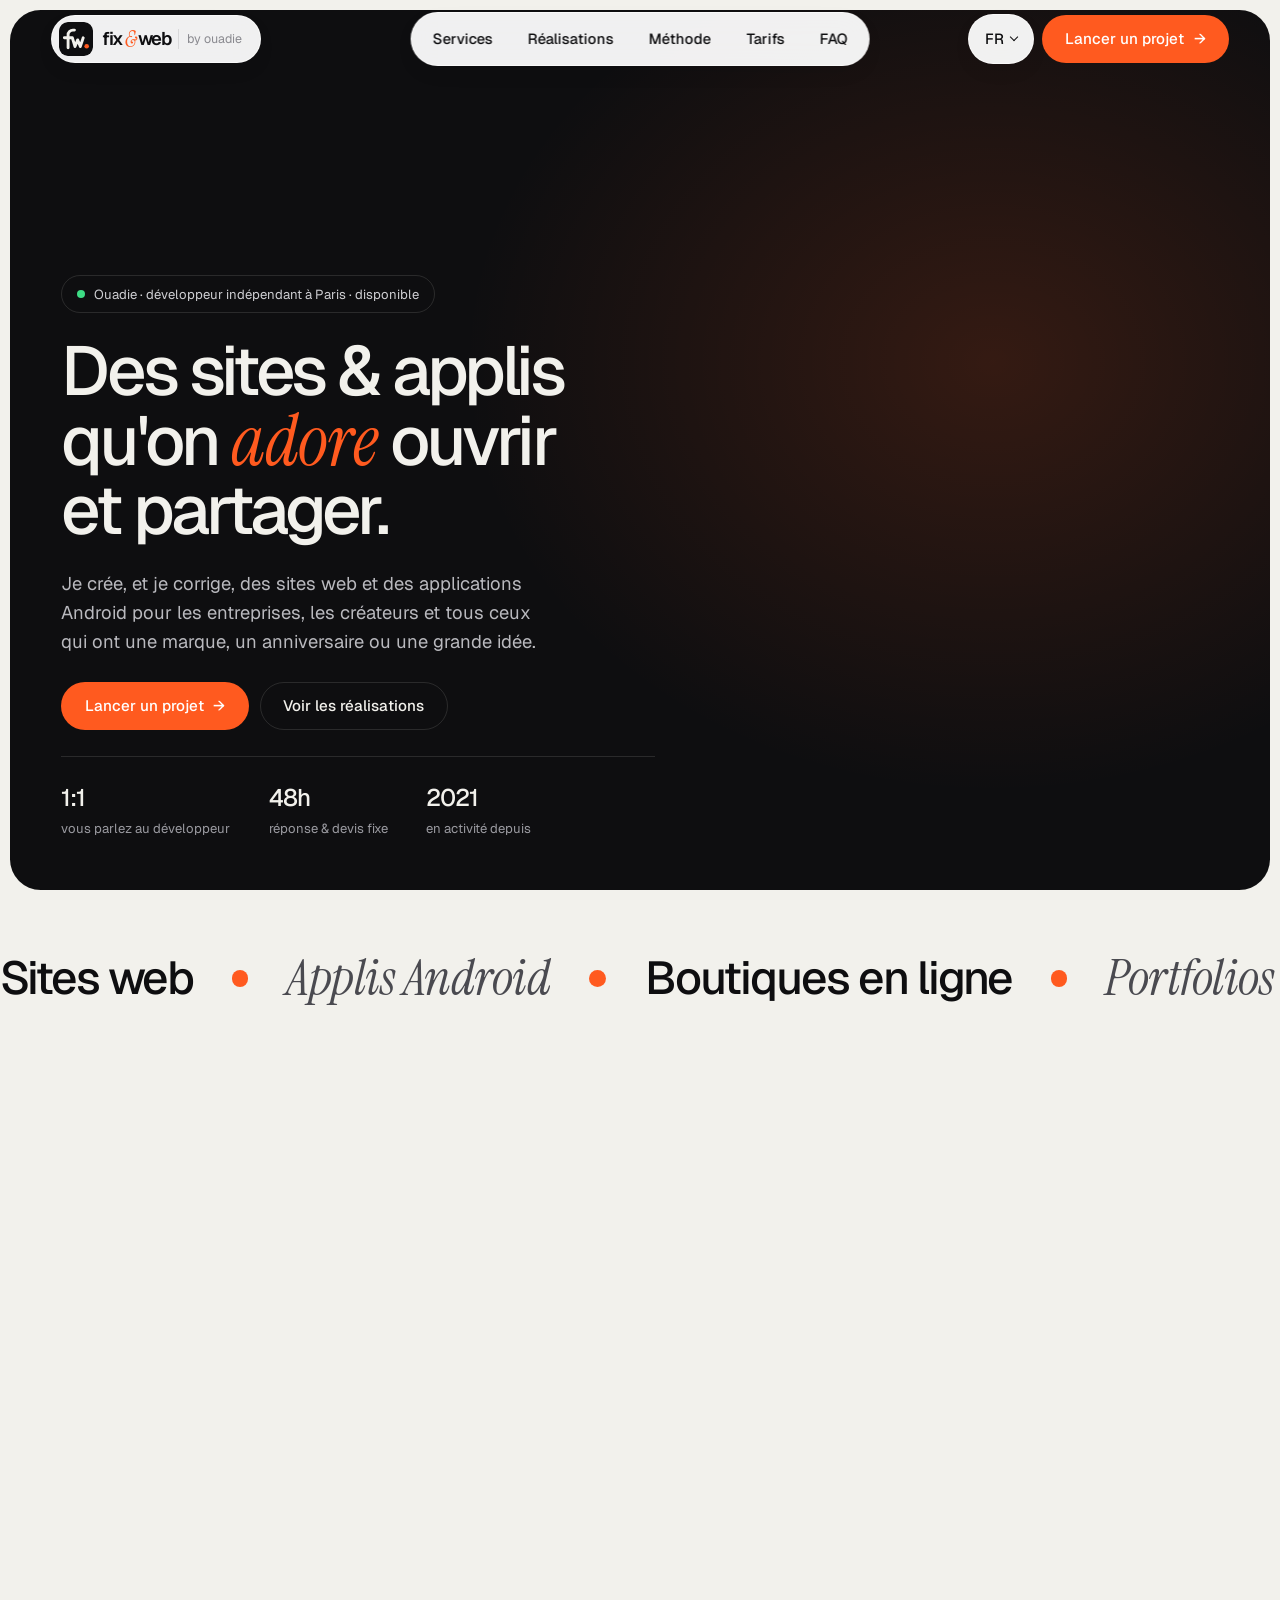
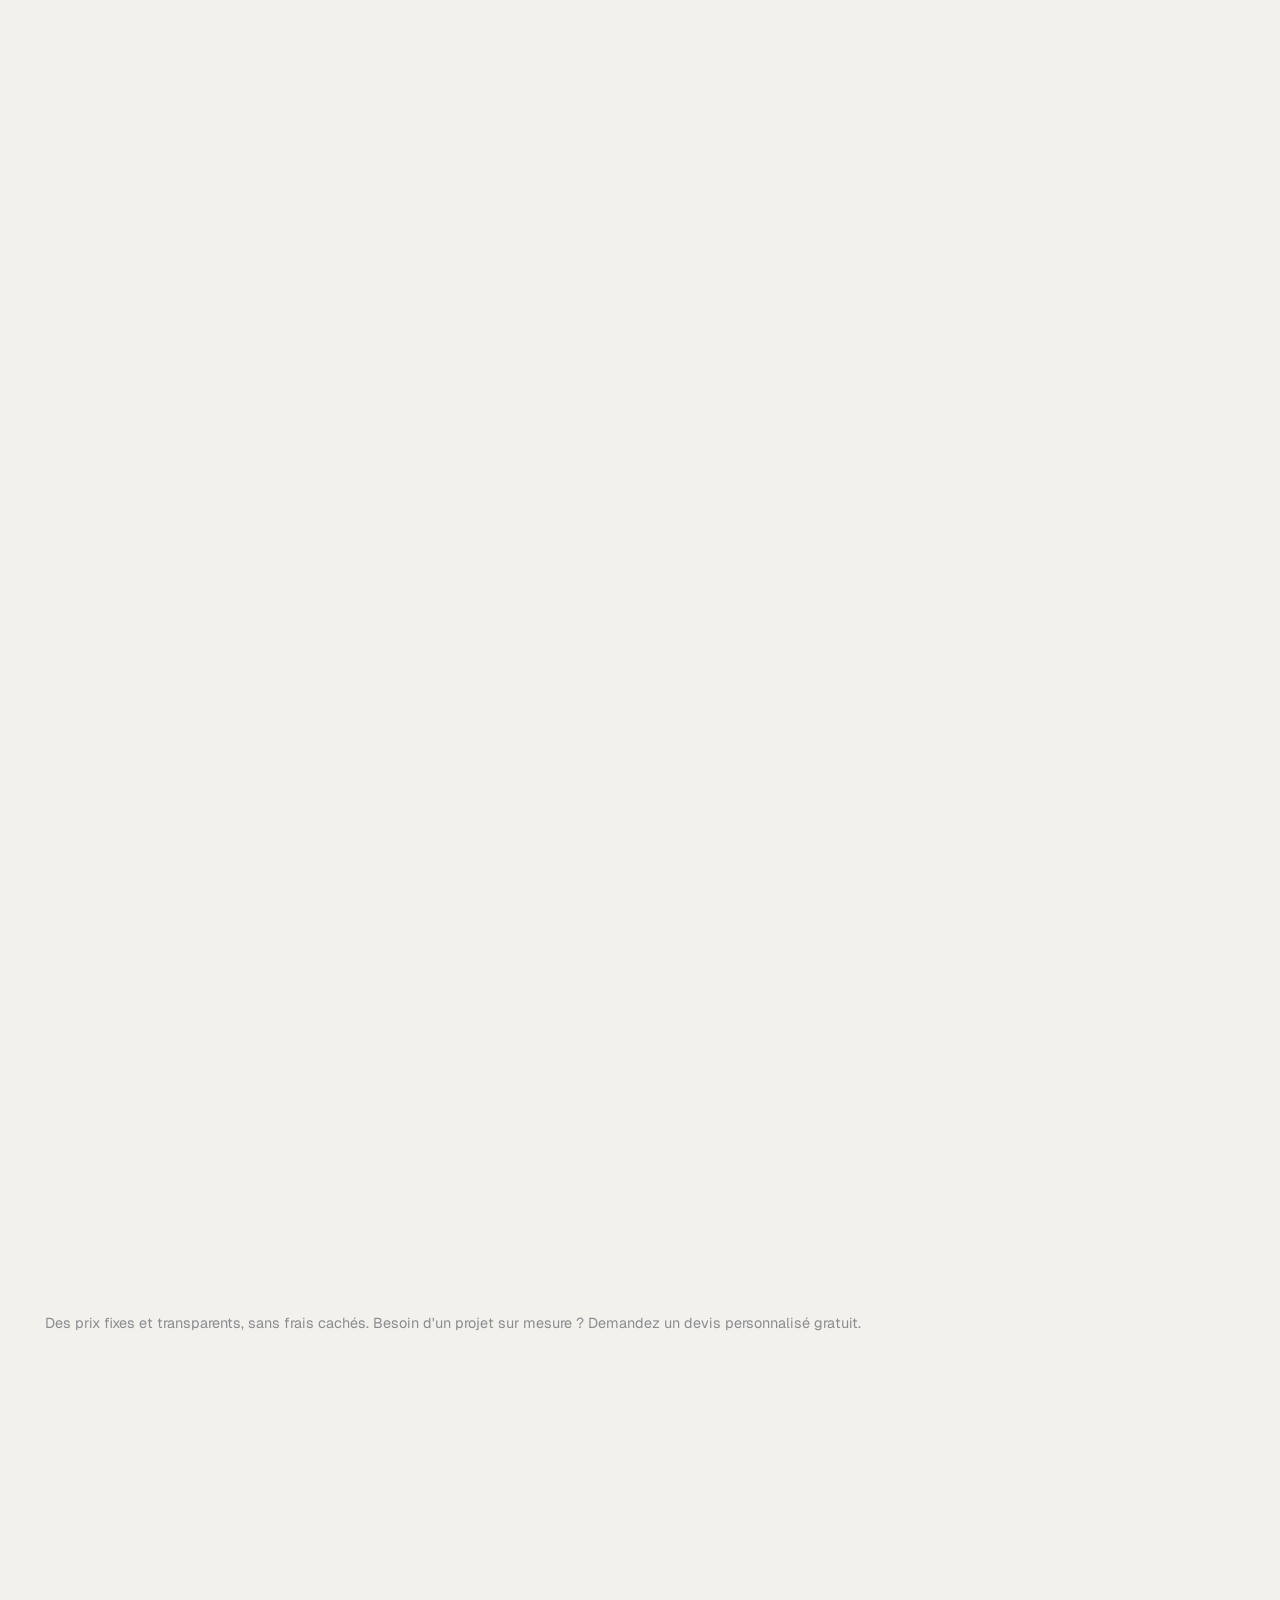
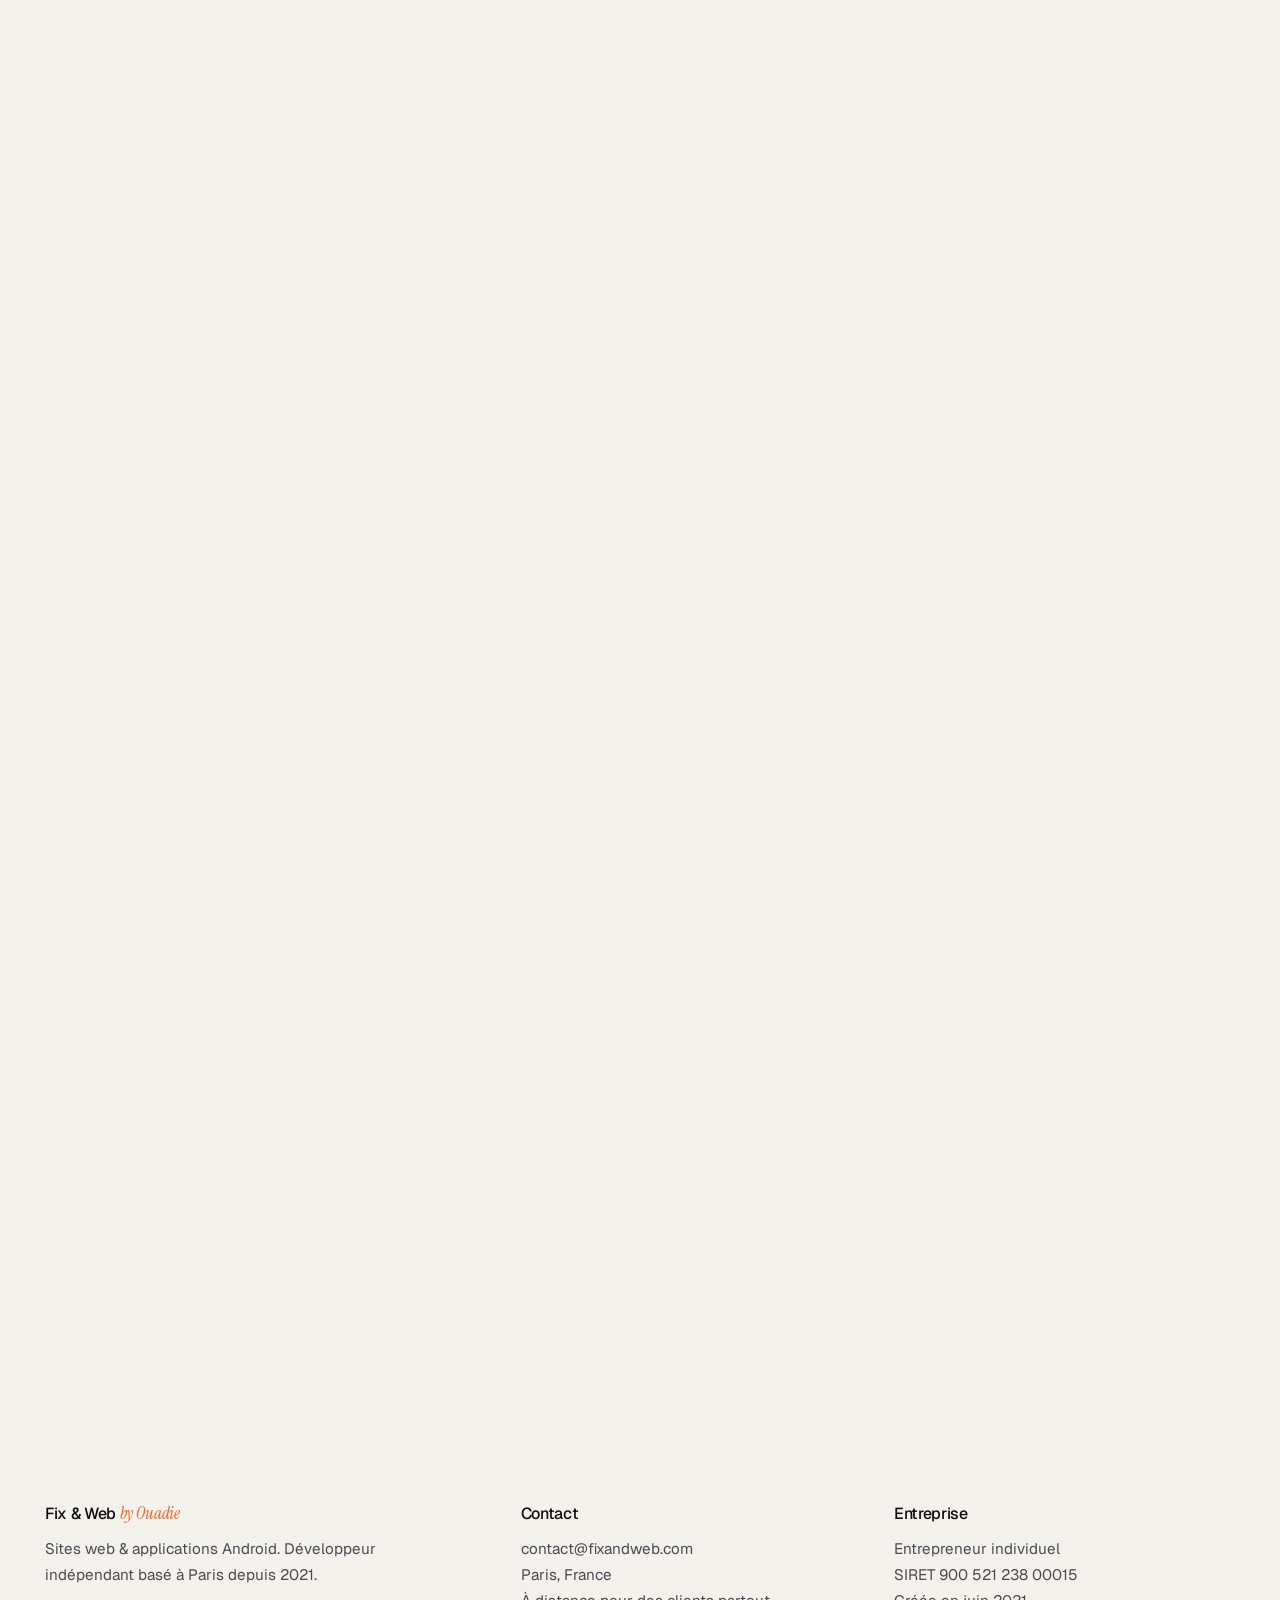
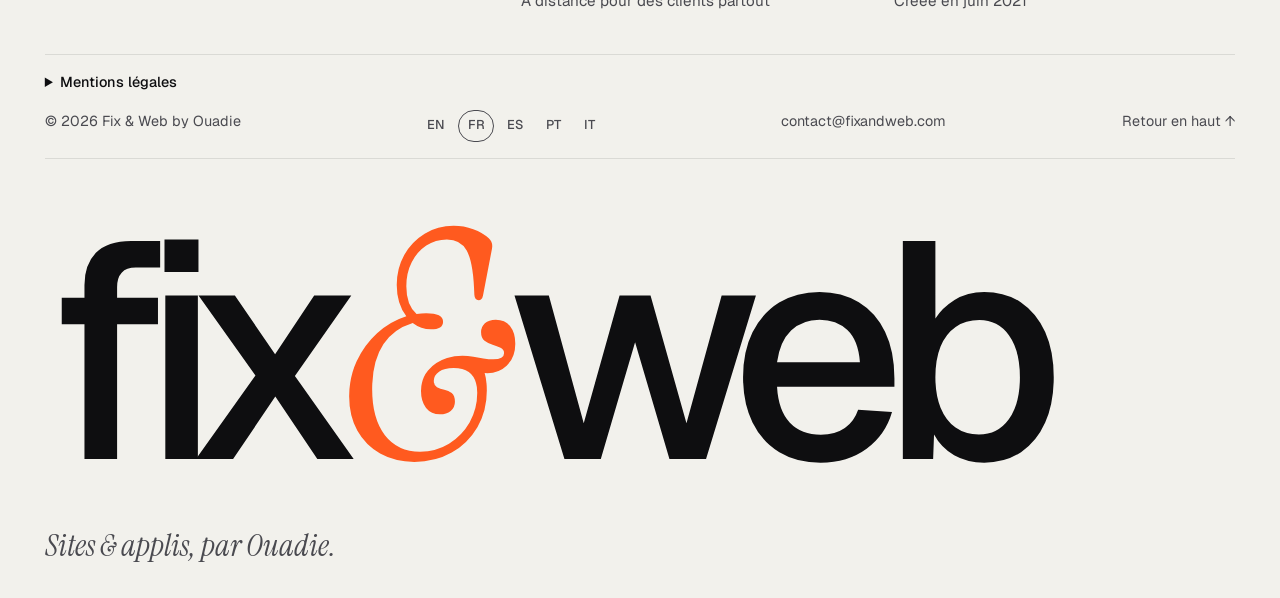
<file: fr/index.html>
<!doctype html>
<html lang="fr">
<head>
  <meta charset="UTF-8" />
  <meta name="viewport" content="width=device-width, initial-scale=1, viewport-fit=cover" />
  <meta name="theme-color" content="#f2f1ec" />
  
  <!-- icons: browsers, iOS/iPadOS, Android/PWA, Windows -->
  <link rel="icon" href="/favicon.ico" sizes="48x48" />
  <link rel="icon" href="/favicon.svg" type="image/svg+xml" />
  <link rel="apple-touch-icon" href="/apple-touch-icon.png" />
  <link rel="manifest" href="/site.webmanifest" />
  <meta name="apple-mobile-web-app-title" content="Fix & Web" />
  <meta name="application-name" content="Fix & Web" />
  <meta name="msapplication-TileColor" content="#0e0e10" />
  <meta name="msapplication-config" content="/browserconfig.xml" />
  <title>Fix & Web by Ouadie — Sites web et applications Android à Paris dès 35 €</title>
  <meta name="description" content="Sites web et applications Android créés à Paris par Ouadie, à prix fixes dès 35 €, livrés en 2 à 7 jours : sites vitrines, portfolios, menus QR, sites d'anniversaire et d'événement. Devis gratuit sous 48 h." />
  <link rel="canonical" href="https://hakim2023.github.io/fr/" />
  <link rel="alternate" hreflang="en" href="https://hakim2023.github.io/" />
  <link rel="alternate" hreflang="fr" href="https://hakim2023.github.io/fr/" />
  <link rel="alternate" hreflang="es" href="https://hakim2023.github.io/es/" />
  <link rel="alternate" hreflang="pt" href="https://hakim2023.github.io/pt/" />
  <link rel="alternate" hreflang="it" href="https://hakim2023.github.io/it/" />
  <link rel="alternate" hreflang="x-default" href="https://hakim2023.github.io/" />
  <meta name="robots" content="index, follow, max-image-preview:large" />
  <meta name="author" content="Ouadie" />
  <meta name="geo.region" content="FR-75" />
  <meta name="geo.placename" content="Paris" />
  <!-- social sharing preview -->
  <meta property="og:type" content="website" />
  <meta property="og:locale" content="fr_FR" />
  <meta property="og:site_name" content="Fix & Web by Ouadie" />
  <meta property="og:title" content="Fix & Web by Ouadie — Sites web et applications Android dès 35 €" />
  <meta property="og:description" content="Sites web et applications Android créés à Paris à prix fixes, livrés en 2 à 7 jours." />
  <meta property="og:url" content="https://hakim2023.github.io/fr/" />
  <meta property="og:image" content="https://hakim2023.github.io/og-image.png" />
  <meta property="og:image:width" content="1200" />
  <meta property="og:image:height" content="630" />
  <meta property="og:image:alt" content="Fix & Web : des sites et des applis qu'on adore ouvrir et partager" />
  <meta name="twitter:card" content="summary_large_image" />
  <meta name="twitter:title" content="Fix & Web by Ouadie — Sites web et applications Android dès 35 €" />
  <meta name="twitter:description" content="Sites web et applications Android créés à Paris à prix fixes, livrés en 2 à 7 jours." />
  <meta name="twitter:image" content="https://hakim2023.github.io/og-image.png" />
  <script type="application/ld+json">{"@context":"https://schema.org","@type":"ProfessionalService","@id":"https://hakim2023.github.io/#business","name":"Fix & Web by Ouadie","url":"https://hakim2023.github.io/fr/","logo":"https://hakim2023.github.io/logo.svg","image":"https://hakim2023.github.io/og-image.png","description":"Sites web et applications Android pour les entreprises et les particuliers à Paris, à prix fixes dès 35 €, livrés en 2 à 7 jours.","inLanguage":"fr","foundingDate":"2021-06-16","priceRange":"€35 – €65","areaServed":[{"@type":"City","name":"Paris"},{"@type":"Country","name":"France"}],"address":{"@type":"PostalAddress","addressLocality":"Paris","addressCountry":"FR"},"founder":{"@type":"Person","name":"Ouadie"},"sameAs":["https://github.com/hakim2023"],"availableLanguage":["fr","en","es","pt","it"],"hasOfferCatalog":{"@type":"OfferCatalog","name":"Formules à prix fixe","itemListElement":[{"@type":"Offer","name":"Menu QR & page de liens","description":"Une page unique élégante pour votre menu, vos liens ou vos réseaux. Idéale pour les restaurants, cafés et créateurs.","price":35,"priceCurrency":"EUR","itemOffered":{"@type":"Service","name":"Menu QR & page de liens"}},{"@type":"Offer","name":"Site d'anniversaire & d'événement","description":"Un mini-site personnel pour un anniversaire, un mariage ou une fête. Un cadeau unique qu'on n'oublie pas.","price":45,"priceCurrency":"EUR","itemOffered":{"@type":"Service","name":"Site d'anniversaire & d'événement"}},{"@type":"Offer","name":"Site portfolio","description":"Un portfolio moderne qui met votre travail en valeur, pour les designers, photographes, développeurs et artistes.","price":50,"priceCurrency":"EUR","itemOffered":{"@type":"Service","name":"Site portfolio"}},{"@type":"Offer","name":"Site vitrine","description":"Un site professionnel qui inspire confiance et transforme vos visiteurs en clients.","price":55,"priceCurrency":"EUR","itemOffered":{"@type":"Service","name":"Site vitrine"}},{"@type":"Offer","name":"Application Android","description":"Votre propre appli sur téléphones Android, pour votre entreprise, un événement ou une personne qui compte.","price":65,"priceCurrency":"EUR","itemOffered":{"@type":"Service","name":"Application Android"}}]}}</script>
  <script type="application/ld+json">{"@context":"https://schema.org","@type":"FAQPage","inLanguage":"fr","mainEntity":[{"@type":"Question","name":"Avec qui vais-je travailler ?","acceptedAnswer":{"@type":"Answer","text":"Avec moi, Ouadie. Je dirige Fix & Web en tant que développeur indépendant à Paris depuis 2021 : vous échangez directement avec la personne qui conçoit et réalise votre projet."}},{"@type":"Question","name":"Combien de temps dure un projet ?","acceptedAnswer":{"@type":"Answer","text":"La plupart des projets sont livrés en 2 à 7 jours selon la formule. Vous avez une date de livraison claire avant de commencer."}},{"@type":"Question","name":"Puis-je modifier le contenu moi-même ?","acceptedAnswer":{"@type":"Answer","text":"Oui. Les sites sont construits sur WordPress : vous pouvez changer les textes, les images et les produits sans toucher au code."}},{"@type":"Question","name":"Pouvez-vous corriger mon site actuel ?","acceptedAnswer":{"@type":"Answer","text":"Oui. Bugs, lenteurs, mise en page cassée sur mobile, site WordPress piraté : envoyez-moi le lien et je vous dis gratuitement ce qui ne va pas."}},{"@type":"Question","name":"Comment se passe le paiement ?","acceptedAnswer":{"@type":"Answer","text":"La moitié à la commande, l'autre moitié à la mise en ligne, avec une vraie facture. Les boutiques peuvent accepter cartes et portefeuilles via Stripe ou PayPal."}},{"@type":"Question","name":"Pouvez-vous créer une appli d'anniversaire surprise ?","acceptedAnswer":{"@type":"Answer","text":"Bien sûr. Envoyez-moi photos et messages, et je vous livre un lien privé ou un APK prêt pour le grand jour."}}]}</script>
  <link rel="preconnect" href="https://fonts.googleapis.com" />
  <link rel="preconnect" href="https://fonts.gstatic.com" crossorigin />
  <link href="https://fonts.googleapis.com/css2?family=Geist:wght@400;500;600&family=Instrument+Serif:ital@0;1&display=swap" rel="stylesheet" />
  <script type="module" crossorigin src="/assets/index-BwhEghra.js"></script>
  <link rel="stylesheet" crossorigin href="/assets/index-fDBwT7q0.css">
</head>
<body>
  <div class="loader" id="loader" aria-live="polite">
    <div class="loader__top"><span class="loader__brand"><img src="/logo.svg" width="28" height="28" alt="" />Fix &amp; Web</span></div>
    <div class="loader__count"><span id="loaderCount">0</span><sup>%</sup></div>
    <div class="loader__bar"><i id="loaderBar"></i></div>
  </div>

  <header class="nav" id="nav">
    <a href="#top" class="nav__logo pill" aria-label="Fix & Web by Ouadie, retour en haut"><img class="nav__mark" src="/logo.svg" width="34" height="34" alt="" />fix<em>&amp;</em>web<small>by ouadie</small></a>
    <nav class="nav__links pill" aria-label="Primary">
      <a href="#services">Services</a>
      <a href="#work">Réalisations</a>
      <a href="#process">Méthode</a>
      <a href="#pricing">Tarifs</a>
      <a href="#faq">FAQ</a>
    </nav>
    <div class="nav__end">
      <details class="lang pill" id="langMenu"><summary aria-label="Langue: Français">fr</summary><ul><li><a href="/" hreflang="en" lang="en" data-lang="en">English<small>en</small></a></li><li><a href="/fr/" hreflang="fr" lang="fr" data-lang="fr" aria-current="page">Français<small>fr</small></a></li><li><a href="/es/" hreflang="es" lang="es" data-lang="es">Español<small>es</small></a></li><li><a href="/pt/" hreflang="pt" lang="pt" data-lang="pt">Português<small>pt</small></a></li><li><a href="/it/" hreflang="it" lang="it" data-lang="it">Italiano<small>it</small></a></li></ul></details>
      <a href="#contact" class="btn btn--accent nav__cta">Lancer un projet <b>→</b></a>
      <button class="burger pill" id="burger" aria-controls="menu" aria-expanded="false" aria-label="Ouvrir le menu" data-open="Ouvrir le menu" data-close="Fermer le menu" data-menu="Menu" data-closed="Fermer">
        <span class="burger__label" id="burgerLabel">Menu</span>
        <span class="burger__lines" aria-hidden="true"><i></i><i></i></span>
      </button>
    </div>
  </header>

  <div class="menu" id="menu" aria-hidden="true" inert>
    <nav class="menu__links" aria-label="Mobile">
      <a href="#services"><small>01</small>Services</a>
      <a href="#work"><small>02</small>Réalisations</a>
      <a href="#process"><small>03</small>Méthode</a>
      <a href="#pricing"><small>04</small>Tarifs</a>
      <a href="#faq"><small>05</small>FAQ</a>
      <a href="#contact"><small>06</small>Contact</a>
    </nav>
    <div class="menu__foot">
      <nav class="langs" aria-label="Langue"><a href="/" hreflang="en" lang="en" data-lang="en" title="English">en</a><a href="/fr/" hreflang="fr" lang="fr" data-lang="fr" title="Français" aria-current="page">fr</a><a href="/es/" hreflang="es" lang="es" data-lang="es" title="Español">es</a><a href="/pt/" hreflang="pt" lang="pt" data-lang="pt" title="Português">pt</a><a href="/it/" hreflang="it" lang="it" data-lang="it" title="Italiano">it</a></nav>
      <a href="mailto:contact@fixandweb.com">contact@fixandweb.com</a>
      <a href="#contact" class="btn btn--accent">Lancer un projet <b>→</b></a>
    </div>
  </div>

  <main>
    <section class="hero" id="top">
      <div class="hero__card">
        <div class="hero__copy">
          <p class="tag" data-reveal><span class="live"></span>Ouadie · développeur indépendant à Paris · disponible</p>
          <h1 class="hero__title">
            <span class="line"><span>Des sites &amp; applis</span></span>
            <span class="line"><span>qu'on <em>adore</em> ouvrir</span></span>
            <span class="line"><span>et partager.</span></span>
          </h1>
          <p class="hero__lead" data-reveal>Je crée, et je corrige, des sites web et des applications Android pour les entreprises, les créateurs et tous ceux qui ont une marque, un anniversaire ou une grande idée.</p>
          <div class="hero__actions" data-reveal>
            <a href="#contact" class="btn btn--accent">Lancer un projet <b>→</b></a>
            <a href="#work" class="btn btn--ghost">Voir les réalisations</a>
          </div>
          <ul class="hero__stats" id="stats" data-reveal><li><b>1:1</b>vous parlez au développeur</li><li><b>48h</b>réponse &amp; devis fixe</li><li><b>2021</b>en activité depuis</li></ul>
        </div>
        <div class="hero__stage">
          <canvas id="hero-canvas" aria-hidden="true" data-screens="Joyeux|anniversaire|Votre marque,|en ligne."></canvas>
        </div>
      </div>
    </section>

    <section class="marquee" aria-hidden="true">
      <div class="marquee__track" id="marquee"><span>Sites web</span><span>Applis Android</span><span>Boutiques en ligne</span><span>Portfolios</span><span>Applis d'anniversaire</span><span>Sites de mariage</span><span>Menus QR</span><span>Landing pages</span><span aria-hidden="true">Sites web</span><span aria-hidden="true">Applis Android</span><span aria-hidden="true">Boutiques en ligne</span><span aria-hidden="true">Portfolios</span><span aria-hidden="true">Applis d'anniversaire</span><span aria-hidden="true">Sites de mariage</span><span aria-hidden="true">Menus QR</span><span aria-hidden="true">Landing pages</span></div>
    </section>

    <section class="section" id="services">
      <header class="section__head">
        <p class="eyebrow">Services</p>
        <h2>Un seul développeur pour votre <em>site</em>, votre <em>boutique</em> et votre <em>appli</em>.</h2>
      </header>
      <ul class="bento" id="servicesList"><li class="is-dark is-wide">
      <span class="n">01</span><span class="arrow" aria-hidden="true">→</span>
      <h3>Sites vitrines</h3><p>Des sites rapides et clairs qui transforment les visiteurs en demandes. Pensés d’abord pour le mobile, modifiables par vous.</p>
      <div class="tags"><span>WordPress</span><span>SEO</span><span>Réservation</span></div></li><li class="">
      <span class="n">02</span><span class="arrow" aria-hidden="true">→</span>
      <h3>Boutiques en ligne</h3><p>Catalogue, panier et paiement sécurisé, avec un stock que vous gérez vous-même.</p>
      <div class="tags"><span>WooCommerce</span><span>Stripe</span><span>PayPal</span></div></li><li class="">
      <span class="n">03</span><span class="arrow" aria-hidden="true">→</span>
      <h3>Portfolios</h3><p>Pour les designers, photographes, développeurs et artistes : votre travail, enfin bien mis en valeur.</p>
      <div class="tags"><span>Galerie</span><span>CV</span><span>Blog</span></div></li><li class="is-accent is-wide">
      <span class="n">04</span><span class="arrow" aria-hidden="true">→</span>
      <h3>Applis d'anniversaire, de mariage et d'événement</h3><p>Une appli ou un mini-site personnel avec photos, compte à rebours, musique et livre d'or. Le cadeau dont on se souvient.</p>
      <div class="tags"><span>Compte à rebours</span><span>Mur photo</span><span>RSVP</span></div></li><li class="">
      <span class="n">05</span><span class="arrow" aria-hidden="true">→</span>
      <h3>Applications Android</h3><p>Des applis aussi fluides que des natives, pour votre entreprise ou votre idée, publiées sur Google Play.</p>
      <div class="tags"><span>Play Store</span><span>Notifications</span></div></li><li class="">
      <span class="n">06</span><span class="arrow" aria-hidden="true">→</span>
      <h3>Landing pages &amp; menus QR</h3><p>Pages de lancement, menus de restaurant et pages de liens, en ligne en quelques jours.</p>
      <div class="tags"><span>Lancement</span><span>QR</span></div></li><li class="">
      <span class="n">07</span><span class="arrow" aria-hidden="true">→</span>
      <h3>Corrections &amp; suivi de sites</h3><p>Site cassé, lent ou piraté ? Je le corrige, puis je le garde à jour, sauvegardé et sécurisé.</p>
      <div class="tags"><span>Bugs</span><span>Vitesse</span><span>Mises à jour</span></div></li></ul>
    </section>

    <section class="section section--work" id="work">
      <header class="section__head section__head--row">
        <div>
          <p class="eyebrow">Réalisations</p>
          <h2>Projets <em>récents</em>.</h2>
        </div>
        <p class="hint">Faites glisser →</p>
      </header>
      <div class="work" id="workTrack"><a class="card card--web" href="https://bako-72.netlify.app/" target="_blank" rel="noopener">
      <div class="card__art" style="--c:#4f9a68"><div class="mock mock--web"><div class="mock__bar"><i></i><i></i><i></i><span></span></div><img class="mock__shot" src="/work/bako-desktop.webp" width="1440" height="900" alt="Page d'accueil du site du restaurant Bako-72" loading="lazy" decoding="async" /></div><span class="card__view">Voir le site <b>↗</b></span></div>
      <div class="card__meta"><div><h3>Bako-72</h3><span>Site de restaurant + gestion du menu</span></div><span class="live-tag">En ligne</span></div></a><a class="card card--app" href="https://hakim2023.github.io/tawfik-depannage/" target="_blank" rel="noopener">
      <div class="card__art" style="--c:#ffc400"><div class="mock mock--app"><i class="mock__notch"></i><img class="mock__shot" src="/work/tawfik-phone.webp" width="780" height="1688" alt="Site Tawfik Dépannage sur téléphone, avec boutons d'appel et WhatsApp" loading="lazy" decoding="async" /></div><span class="card__view">Voir le site <b>↗</b></span></div>
      <div class="card__meta"><div><h3>Tawfik Dépannage</h3><span>Site de dépannage et garage</span></div><span class="live-tag">En ligne</span></div></a><a class="card card--web" href="https://bako-72.netlify.app/menu.html" target="_blank" rel="noopener">
      <div class="card__art" style="--c:#e3a13b"><div class="mock mock--web"><div class="mock__bar"><i></i><i></i><i></i><span></span></div><img class="mock__shot" src="/work/bako-print.webp" width="1440" height="900" alt="Menu A4 imprimable de Bako-72 avec un QR code" loading="lazy" decoding="async" /></div><span class="card__view">Voir le site <b>↗</b></span></div>
      <div class="card__meta"><div><h3>Menu QR Bako-72</h3><span>Menu imprimable avec QR code</span></div><span class="live-tag">En ligne</span></div></a><a class="card card--web" href="https://ouadie-kasa.netlify.app/" target="_blank" rel="noopener">
      <div class="card__art" style="--c:#ff6060"><div class="mock mock--web"><div class="mock__bar"><i></i><i></i><i></i><span></span></div><img class="mock__shot" src="/work/kasa.webp" width="1440" height="900" alt="Kasa, une application web de location créée avec React" loading="lazy" decoding="async" /></div><span class="card__view">Voir le site <b>↗</b></span></div>
      <div class="card__meta"><div><h3>Kasa</h3><span>Appli de location en React</span></div><span>Formation</span></div></a></div>
    </section>

    <section class="section" id="process">
      <header class="section__head">
        <p class="eyebrow">Méthode</p>
        <h2>Du premier contact à la <em>mise en ligne</em> en quelques jours.</h2>
      </header>
      <ol class="steps" id="stepsList"><li><span class="n">01</span><h3>Échange</h3><p>Un court appel pour comprendre vos objectifs, votre public et votre budget.</p></li><li><span class="n">02</span><h3>Design</h3><p>Vous voyez de vrais écrans en quelques jours, pas de vagues planches d'inspiration.</p></li><li><span class="n">03</span><h3>Développement</h3><p>Un code propre et rapide, avec des aperçus chaque semaine à tester sur votre téléphone.</p></li><li><span class="n">04</span><h3>Mise en ligne</h3><p>Je publie, je teste sur de vrais appareils et je vous montre comment tout gérer.</p></li></ol>
    </section>

    <section class="section" id="pricing">
      <header class="section__head">
        <p class="eyebrow">Formules</p>
        <h2>Un travail premium. Des prix <em>abordables</em>.</h2>
      </header>
      <div class="plans" id="plansList"><article class="plan">
      <div class="plan__top"><span class="plan__time">Prêt en 48 h</span><span class="badge">Le plus abordable</span></div>
      <h3>Menu QR &amp; page de liens</h3>
      <div class="price">35<span>€</span><small>paiement unique</small></div><p class="desc">Une page unique élégante pour votre menu, vos liens ou vos réseaux. Idéale pour les restaurants, cafés et créateurs.</p>
      <ul><li>Page unique sur mesure</li><li>QR code imprimable inclus</li><li>Chargement instantané sur tous les téléphones</li><li>1 série de retouches</li></ul>
      <a class="btn btn--outline" href="#contact">Commencer <b>→</b></a></article><article class="plan">
      <div class="plan__top"><span class="plan__time">Prêt en 3 jours</span></div>
      <h3>Site d'anniversaire &amp; d'événement</h3>
      <div class="price">45<span>€</span><small>paiement unique</small></div><p class="desc">Un mini-site personnel pour un anniversaire, un mariage ou une fête. Un cadeau unique qu'on n'oublie pas.</p>
      <ul><li>Compte à rebours &amp; galerie photo</li><li>Musique, messages &amp; livre d'or</li><li>Lien privé à partager</li><li>2 séries de retouches</li></ul>
      <a class="btn btn--outline" href="#contact">Commencer <b>→</b></a></article><article class="plan">
      <div class="plan__top"><span class="plan__time">Prêt en 4 jours</span><span class="badge">Meilleur rapport qualité-prix</span></div>
      <h3>Site portfolio</h3>
      <div class="price">50<span>€</span><small>paiement unique</small></div><p class="desc">Un portfolio moderne qui met votre travail en valeur, pour les designers, photographes, développeurs et artistes.</p>
      <ul><li>Jusqu'à 4 sections</li><li>Galerie de projets &amp; CV</li><li>Formulaire de contact</li><li>Optimisé SEO &amp; mobile</li></ul>
      <a class="btn btn--outline" href="#contact">Commencer <b>→</b></a></article><article class="plan plan--featured">
      <div class="plan__top"><span class="plan__time">Prêt en 5 jours</span><span class="badge">Le plus demandé</span></div>
      <h3>Site vitrine</h3>
      <div class="price">55<span>€</span><small>paiement unique</small></div><p class="desc">Un site professionnel qui inspire confiance et transforme vos visiteurs en clients.</p>
      <ul><li>Jusqu'à 5 pages</li><li>Services, avis &amp; carte</li><li>Boutons WhatsApp &amp; contact</li><li>Référencement Google configuré</li></ul>
      <a class="btn btn--accent" href="#contact">Commencer <b>→</b></a></article><article class="plan">
      <div class="plan__top"><span class="plan__time">Prête en 7 jours</span><span class="badge">Premium</span></div>
      <h3>Application Android</h3>
      <div class="price">65<span>€</span><small>paiement unique</small></div><p class="desc">Votre propre appli sur téléphones Android, pour votre entreprise, un événement ou une personne qui compte.</p>
      <ul><li>Design &amp; icône sur mesure</li><li>Jusqu'à 5 écrans</li><li>Fichier APK installable</li><li>Aide à la publication sur Google Play</li></ul>
      <a class="btn btn--outline" href="#contact">Commencer <b>→</b></a></article></div>
      <p class="note">Des prix fixes et transparents, sans frais cachés. Besoin d'un projet sur mesure ? Demandez un devis personnalisé gratuit.</p>
    </section>

    <section class="section faq-wrap" id="faq">
      <header class="section__head">
        <p class="eyebrow">FAQ</p>
        <h2>Bon à <em>savoir</em>.</h2>
      </header>
      <div class="faq" id="faqList"><details><summary>Avec qui vais-je travailler ?</summary><p>Avec moi, Ouadie. Je dirige Fix &amp; Web en tant que développeur indépendant à Paris depuis 2021 : vous échangez directement avec la personne qui conçoit et réalise votre projet.</p></details><details><summary>Combien de temps dure un projet ?</summary><p>La plupart des projets sont livrés en 2 à 7 jours selon la formule. Vous avez une date de livraison claire avant de commencer.</p></details><details><summary>Puis-je modifier le contenu moi-même ?</summary><p>Oui. Les sites sont construits sur WordPress : vous pouvez changer les textes, les images et les produits sans toucher au code.</p></details><details><summary>Pouvez-vous corriger mon site actuel ?</summary><p>Oui. Bugs, lenteurs, mise en page cassée sur mobile, site WordPress piraté : envoyez-moi le lien et je vous dis gratuitement ce qui ne va pas.</p></details><details><summary>Comment se passe le paiement ?</summary><p>La moitié à la commande, l'autre moitié à la mise en ligne, avec une vraie facture. Les boutiques peuvent accepter cartes et portefeuilles via Stripe ou PayPal.</p></details><details><summary>Pouvez-vous créer une appli d'anniversaire surprise ?</summary><p>Bien sûr. Envoyez-moi photos et messages, et je vous livre un lien privé ou un APK prêt pour le grand jour.</p></details></div>
    </section>

    <section class="section" id="contact">
      <div class="contact">
        <header class="section__head">
          <p class="eyebrow">Contact</p>
          <h2>Dites-moi ce dont vous <em>rêvez</em>.</h2>
          <p class="contact__sub">Je réponds sous 48 heures avec un devis clair et fixe.</p>
        </header>
        <form class="form" id="contactForm" novalidate data-invalid="Merci d'indiquer votre nom et un e-mail valide." data-sent="Merci ! Je vous réponds sous 48 heures.">
          <label>Votre nom<input name="name" required autocomplete="name" placeholder="Marie Dupont" /></label>
          <label>E-mail<input name="email" type="email" required autocomplete="email" placeholder="marie@email.com" /></label>
          <fieldset class="form__wide chips">
            <legend>Mon projet</legend>
            <label><input type="radio" name="type" value="website" checked /><span>Site web</span></label>
            <label><input type="radio" name="type" value="shop" /><span>Boutique en ligne</span></label>
            <label><input type="radio" name="type" value="portfolio" /><span>Portfolio</span></label>
            <label><input type="radio" name="type" value="android" /><span>Appli Android</span></label>
            <label><input type="radio" name="type" value="event" /><span>Anniversaire / événement</span></label>
            <label><input type="radio" name="type" value="other" /><span>Autre chose</span></label>
          </fieldset>
          <label class="form__wide">Parlez-moi de votre projet<textarea name="msg" rows="4" placeholder="Quelques lignes sur votre projet, vos délais et votre budget"></textarea></label>
          <button class="btn btn--accent" type="submit">Envoyer le message <b>→</b></button>
          <p class="form__status" id="formStatus" role="status"></p>
        </form>
      </div>
    </section>
  </main>

  <footer class="footer">
    <div class="footer__grid">
      <div>
        <h4>Fix &amp; Web <em>by Ouadie</em></h4>
        <p>Sites web &amp; applications Android. Développeur indépendant basé à Paris depuis 2021.</p>
      </div>
      <div>
        <h4>Contact</h4>
        <p><a href="mailto:contact@fixandweb.com">contact@fixandweb.com</a><br />Paris, France<br />À distance pour des clients partout</p>
      </div>
      <div>
        <h4>Entreprise</h4>
        <p>Entrepreneur individuel<br />SIRET 900 521 238 00015<br />Créée en juin 2021</p>
      </div>
    </div>
    <details class="legal">
      <summary>Mentions légales</summary>
      <dl>
        <dt>Éditeur</dt><dd>Entrepreneur individuel, enseigne « Fix &amp; Web by Ouadie »</dd>
        <dt>SIREN / SIRET</dt><dd>900 521 238 / 900 521 238 00015</dd>
        <dt>Code NAF</dt><dd>73.11Z</dd>
        <dt>Contact</dt><dd><a href="mailto:contact@fixandweb.com">contact@fixandweb.com</a></dd>
      </dl>
    </details>
    <div class="footer__row">
      <span>© <span id="year"></span> Fix &amp; Web by Ouadie</span>
      <nav class="langs" aria-label="Langue"><a href="/" hreflang="en" lang="en" data-lang="en" title="English">en</a><a href="/fr/" hreflang="fr" lang="fr" data-lang="fr" title="Français" aria-current="page">fr</a><a href="/es/" hreflang="es" lang="es" data-lang="es" title="Español">es</a><a href="/pt/" hreflang="pt" lang="pt" data-lang="pt" title="Português">pt</a><a href="/it/" hreflang="it" lang="it" data-lang="it" title="Italiano">it</a></nav>
      <a href="mailto:contact@fixandweb.com">contact@fixandweb.com</a>
      <a href="#top">Retour en haut ↑</a>
    </div>
    <div class="footer__big">fix<em>&amp;</em>web</div>
    <p class="footer__by">Sites &amp; applis, par Ouadie.</p>
  </footer>

</body>
</html>
</file>
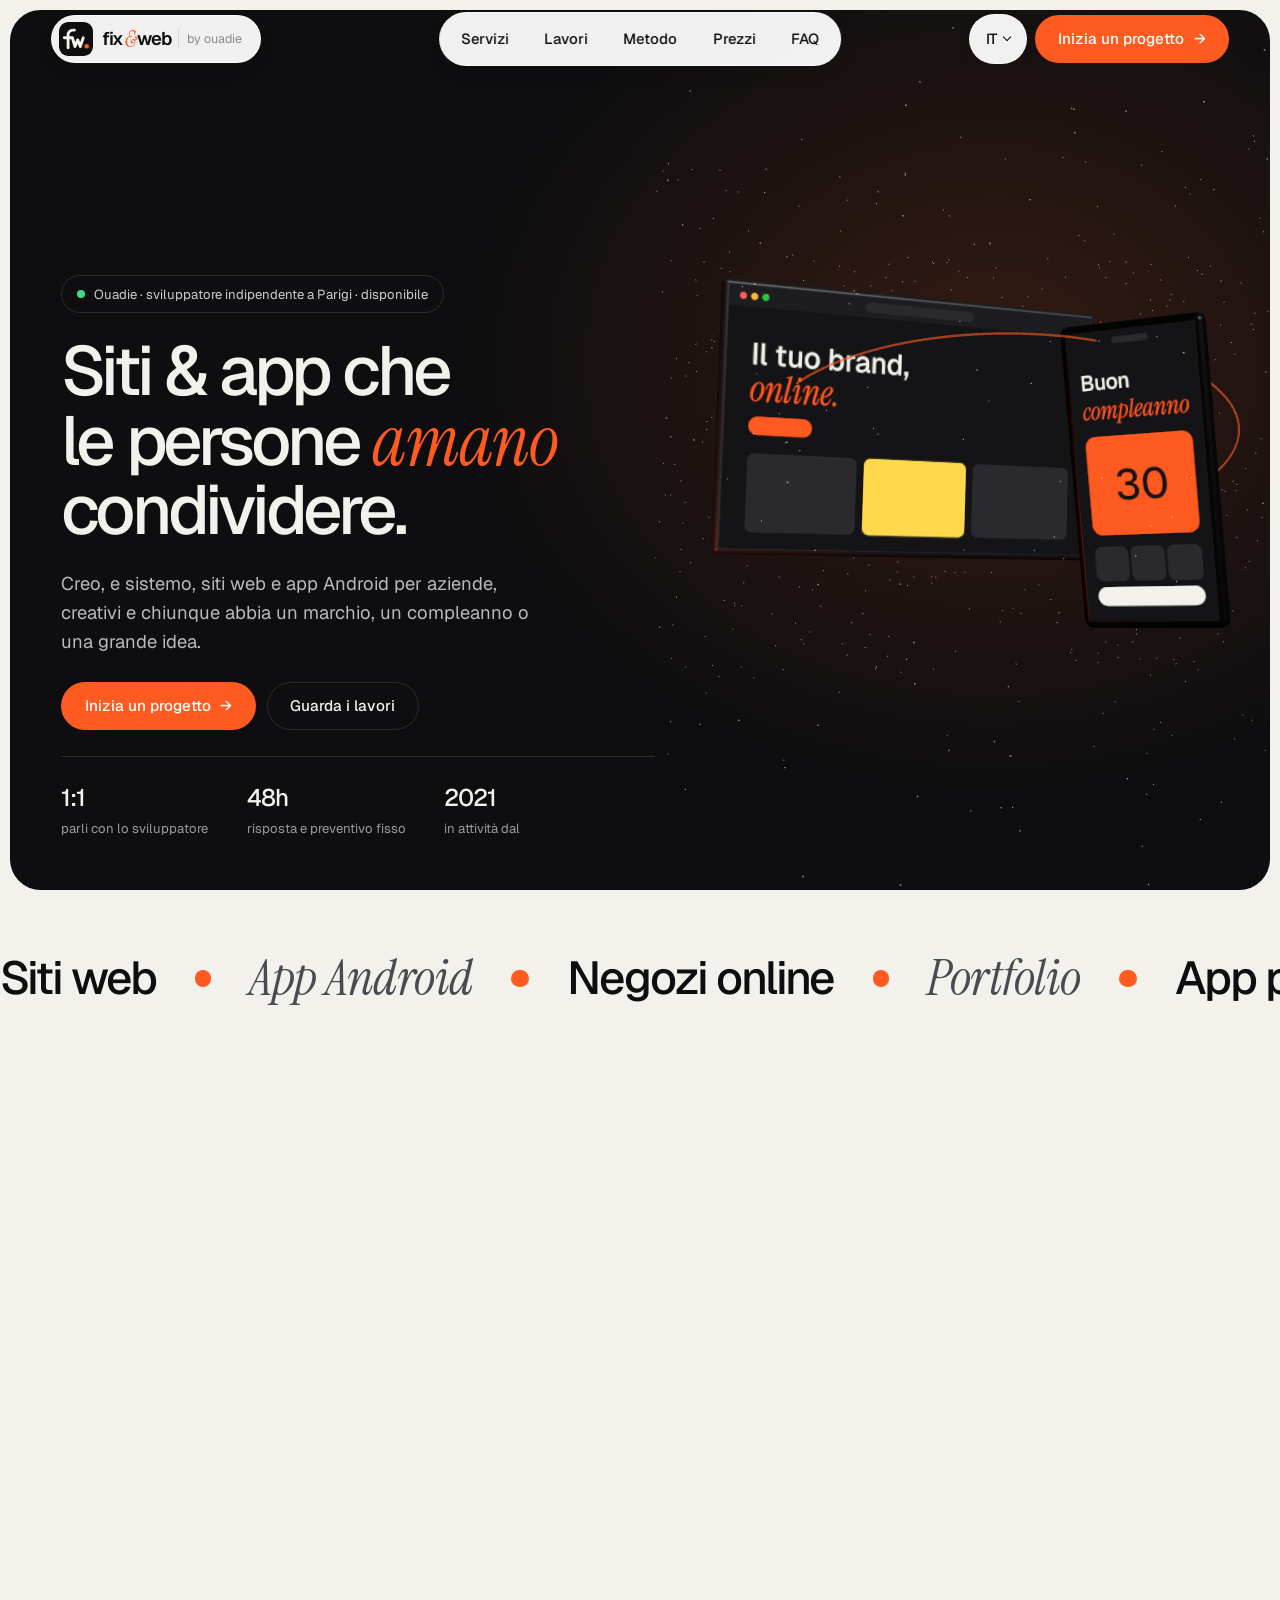
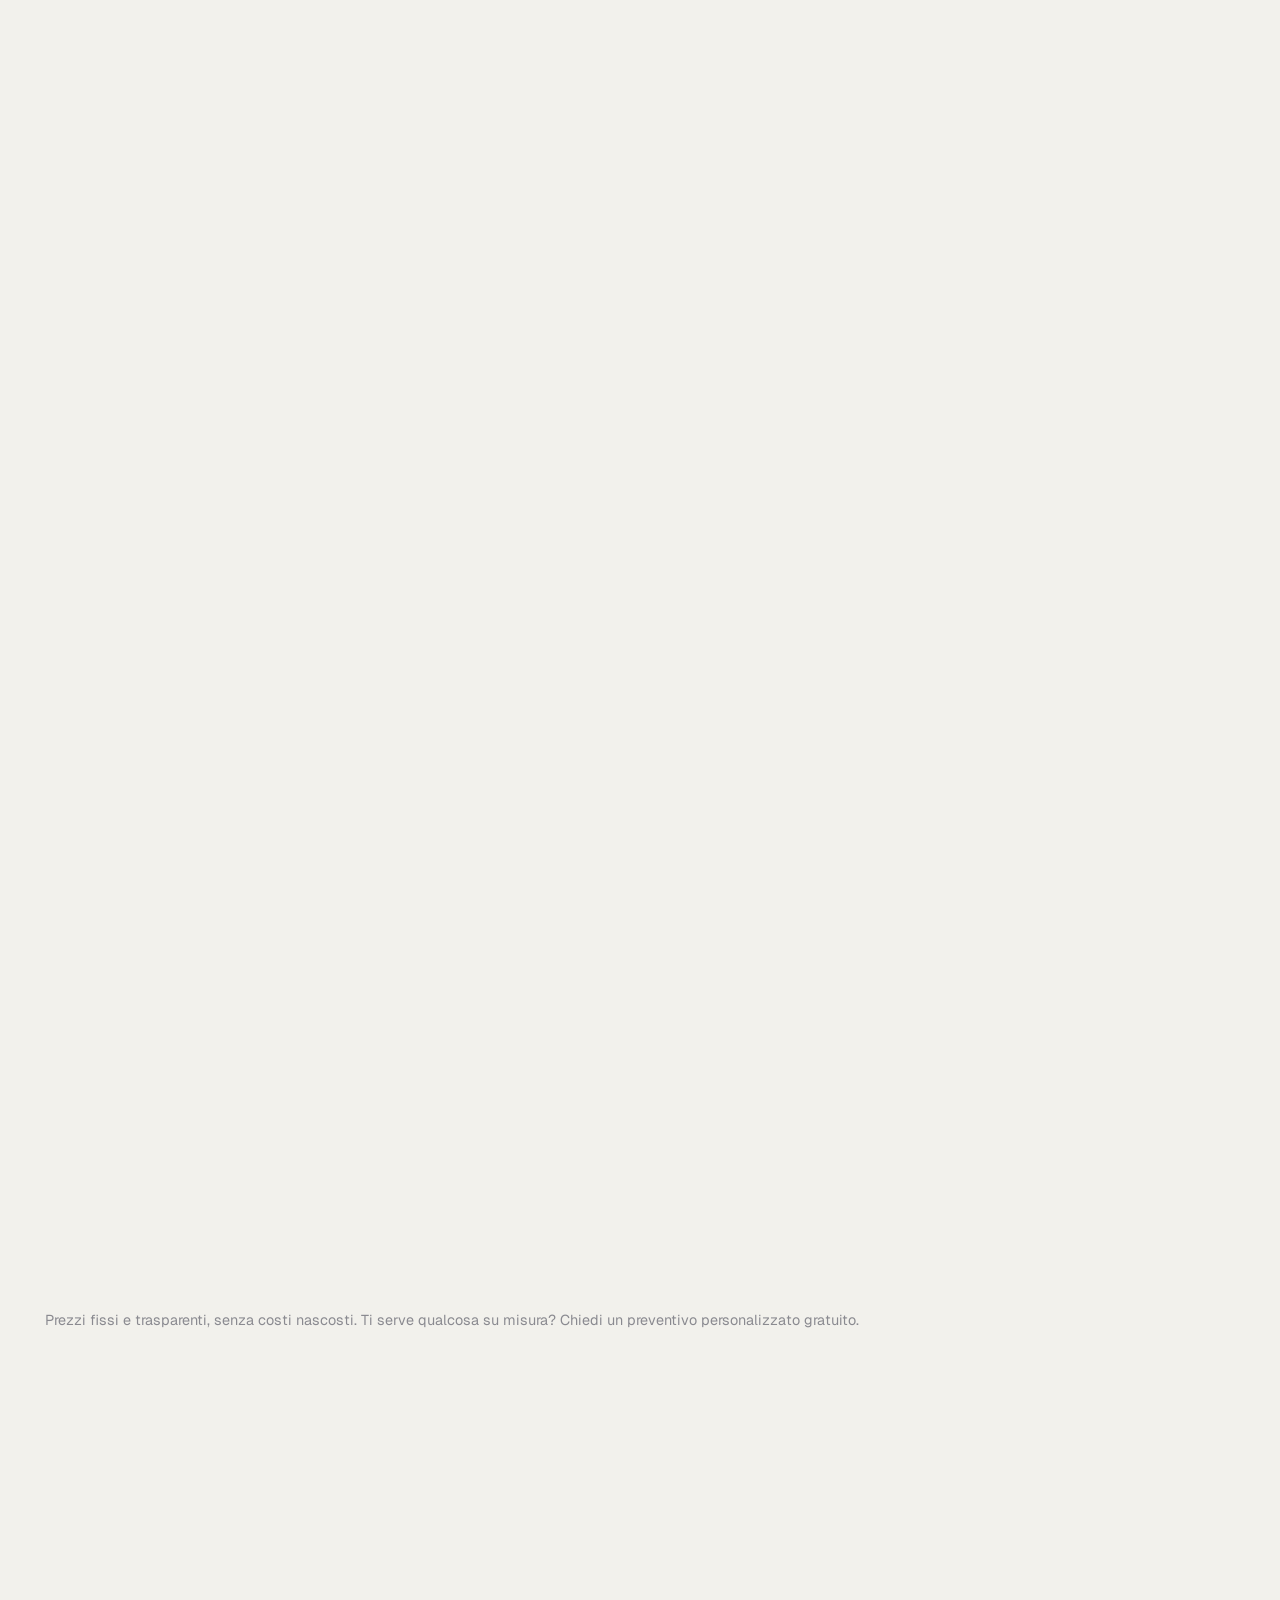
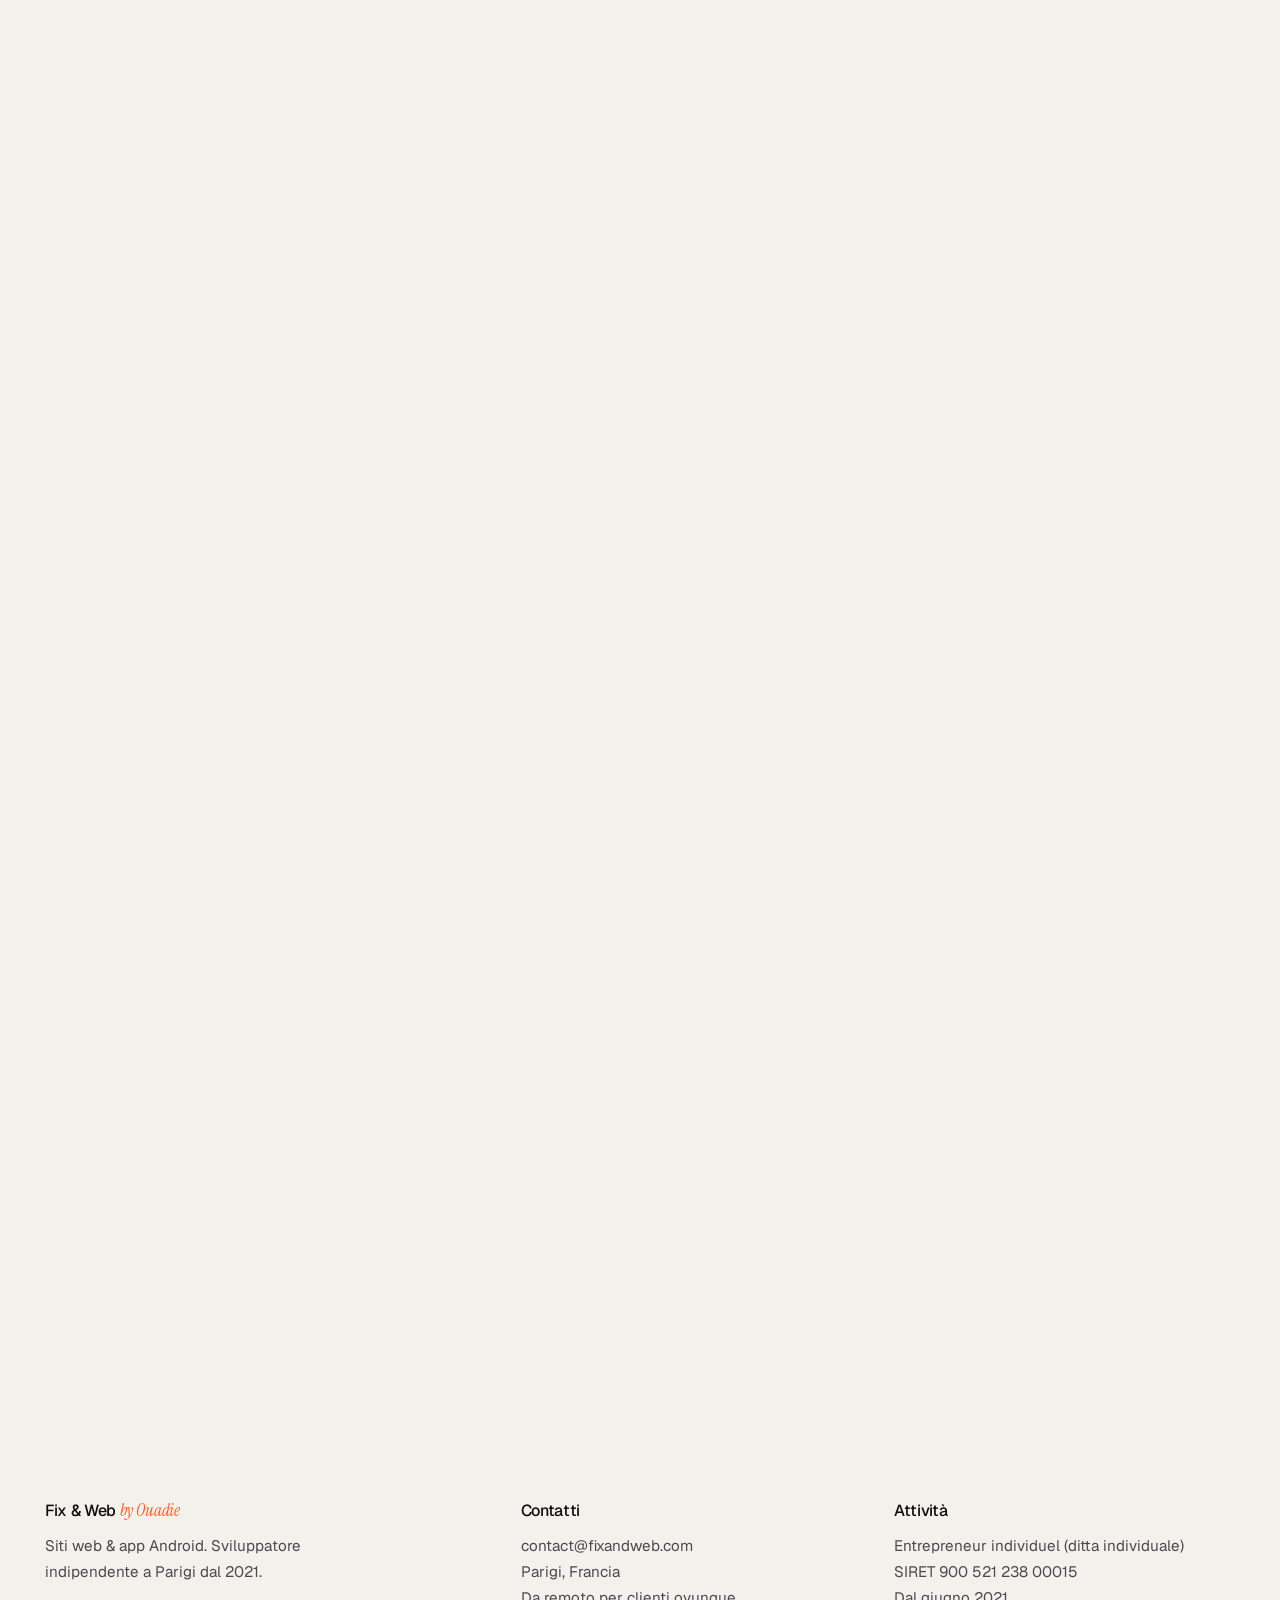
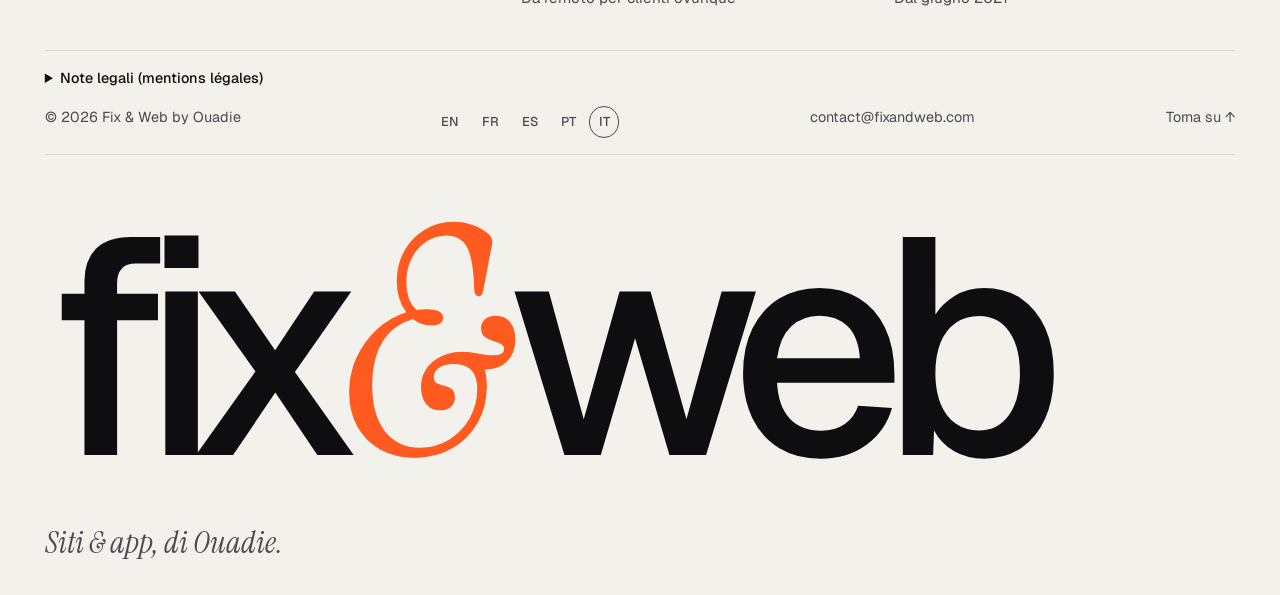
<file: it/index.html>
<!doctype html>
<html lang="it">
<head>
  <meta charset="UTF-8" />
  <meta name="viewport" content="width=device-width, initial-scale=1, viewport-fit=cover" />
  <meta name="theme-color" content="#f2f1ec" />
  
  <!-- icons: browsers, iOS/iPadOS, Android/PWA, Windows -->
  <link rel="icon" href="/favicon.ico" sizes="48x48" />
  <link rel="icon" href="/favicon.svg" type="image/svg+xml" />
  <link rel="apple-touch-icon" href="/apple-touch-icon.png" />
  <link rel="manifest" href="/site.webmanifest" />
  <meta name="apple-mobile-web-app-title" content="Fix & Web" />
  <meta name="application-name" content="Fix & Web" />
  <meta name="msapplication-TileColor" content="#0e0e10" />
  <meta name="msapplication-config" content="/browserconfig.xml" />
  <title>Fix & Web by Ouadie — Siti web e app Android a Parigi da 35 €</title>
  <meta name="description" content="Siti web e app Android realizzati a Parigi da Ouadie a prezzo fisso da 35 €, pronti in 2-7 giorni: siti aziendali, portfolio, menu QR, siti per compleanni ed eventi. Preventivo gratuito entro 48 ore." />
  <link rel="canonical" href="https://hakim2023.github.io/it/" />
  <link rel="alternate" hreflang="en" href="https://hakim2023.github.io/" />
  <link rel="alternate" hreflang="fr" href="https://hakim2023.github.io/fr/" />
  <link rel="alternate" hreflang="es" href="https://hakim2023.github.io/es/" />
  <link rel="alternate" hreflang="pt" href="https://hakim2023.github.io/pt/" />
  <link rel="alternate" hreflang="it" href="https://hakim2023.github.io/it/" />
  <link rel="alternate" hreflang="x-default" href="https://hakim2023.github.io/" />
  <meta name="robots" content="index, follow, max-image-preview:large" />
  <meta name="author" content="Ouadie" />
  <meta name="geo.region" content="FR-75" />
  <meta name="geo.placename" content="Paris" />
  <!-- social sharing preview -->
  <meta property="og:type" content="website" />
  <meta property="og:locale" content="it_IT" />
  <meta property="og:site_name" content="Fix & Web by Ouadie" />
  <meta property="og:title" content="Fix & Web by Ouadie — Siti web e app Android da 35 €" />
  <meta property="og:description" content="Siti web e app Android realizzati a Parigi a prezzo fisso, pronti in 2-7 giorni." />
  <meta property="og:url" content="https://hakim2023.github.io/it/" />
  <meta property="og:image" content="https://hakim2023.github.io/og-image.png" />
  <meta property="og:image:width" content="1200" />
  <meta property="og:image:height" content="630" />
  <meta property="og:image:alt" content="Fix & Web: siti e app che le persone amano toccare e condividere" />
  <meta name="twitter:card" content="summary_large_image" />
  <meta name="twitter:title" content="Fix & Web by Ouadie — Siti web e app Android da 35 €" />
  <meta name="twitter:description" content="Siti web e app Android realizzati a Parigi a prezzo fisso, pronti in 2-7 giorni." />
  <meta name="twitter:image" content="https://hakim2023.github.io/og-image.png" />
  <script type="application/ld+json">{"@context":"https://schema.org","@type":"ProfessionalService","@id":"https://hakim2023.github.io/#business","name":"Fix & Web by Ouadie","url":"https://hakim2023.github.io/it/","logo":"https://hakim2023.github.io/logo.svg","image":"https://hakim2023.github.io/og-image.png","description":"Siti web e app Android per aziende e privati a Parigi, a prezzo fisso da 35 €, consegnati in 2-7 giorni.","inLanguage":"it","foundingDate":"2021-06-16","priceRange":"€35 – €65","areaServed":[{"@type":"City","name":"Paris"},{"@type":"Country","name":"France"}],"address":{"@type":"PostalAddress","addressLocality":"Paris","addressCountry":"FR"},"founder":{"@type":"Person","name":"Ouadie"},"sameAs":["https://github.com/hakim2023"],"availableLanguage":["fr","en","es","pt","it"],"hasOfferCatalog":{"@type":"OfferCatalog","name":"Pacchetti a prezzo fisso","itemListElement":[{"@type":"Offer","name":"Menu QR & pagina link","description":"Una pagina unica ed elegante per il tuo menu, i tuoi link o i tuoi social. Perfetta per ristoranti, bar e creator.","price":35,"priceCurrency":"EUR","itemOffered":{"@type":"Service","name":"Menu QR & pagina link"}},{"@type":"Offer","name":"Sito per compleanni & eventi","description":"Un minisito personale per un compleanno, un matrimonio o un anniversario. Un regalo unico che non dimenticheranno mai.","price":45,"priceCurrency":"EUR","itemOffered":{"@type":"Service","name":"Sito per compleanni & eventi"}},{"@type":"Offer","name":"Sito portfolio","description":"Un portfolio moderno che valorizza il tuo lavoro, per designer, fotografi, sviluppatori e artisti.","price":50,"priceCurrency":"EUR","itemOffered":{"@type":"Service","name":"Sito portfolio"}},{"@type":"Offer","name":"Sito aziendale","description":"Un sito professionale che crea fiducia e trasforma i visitatori in clienti.","price":55,"priceCurrency":"EUR","itemOffered":{"@type":"Service","name":"Sito aziendale"}},{"@type":"Offer","name":"App Android","description":"La tua app sui telefoni Android, per la tua attività, un evento o una persona speciale.","price":65,"priceCurrency":"EUR","itemOffered":{"@type":"Service","name":"App Android"}}]}}</script>
  <script type="application/ld+json">{"@context":"https://schema.org","@type":"FAQPage","inLanguage":"it","mainEntity":[{"@type":"Question","name":"Con chi lavorerò?","acceptedAnswer":{"@type":"Answer","text":"Con me, Ouadie. Gestisco Fix & Web come sviluppatore indipendente a Parigi dal 2021: parli direttamente con chi progetta e realizza il tuo progetto."}},{"@type":"Question","name":"Quanto dura un progetto?","acceptedAnswer":{"@type":"Answer","text":"La maggior parte dei progetti viene consegnata in 2-7 giorni, a seconda del pacchetto. Hai una data di consegna chiara prima di iniziare."}},{"@type":"Question","name":"Posso modificare i contenuti da solo?","acceptedAnswer":{"@type":"Answer","text":"Sì. I siti sono realizzati con WordPress, quindi puoi cambiare testi, immagini e prodotti senza toccare il codice."}},{"@type":"Question","name":"Puoi sistemare il mio sito attuale?","acceptedAnswer":{"@type":"Answer","text":"Sì. Bug, caricamento lento, layout rotto su smartphone, siti WordPress hackerati: mandami il link e ti dico gratis cosa non va."}},{"@type":"Question","name":"Come funzionano i pagamenti?","acceptedAnswer":{"@type":"Answer","text":"Metà all'inizio, metà alla pubblicazione, con regolare fattura. I negozi possono accettare carte e wallet tramite Stripe o PayPal."}},{"@type":"Question","name":"Puoi creare un'app di compleanno a sorpresa?","acceptedAnswer":{"@type":"Answer","text":"Certo. Mandami foto e messaggi, e ti consegno un link privato o un APK pronto per il grande giorno."}}]}</script>
  <link rel="preconnect" href="https://fonts.googleapis.com" />
  <link rel="preconnect" href="https://fonts.gstatic.com" crossorigin />
  <link href="https://fonts.googleapis.com/css2?family=Geist:wght@400;500;600&family=Instrument+Serif:ital@0;1&display=swap" rel="stylesheet" />
  <script type="module" crossorigin src="/assets/index-BwhEghra.js"></script>
  <link rel="stylesheet" crossorigin href="/assets/index-fDBwT7q0.css">
</head>
<body>
  <div class="loader" id="loader" aria-live="polite">
    <div class="loader__top"><span class="loader__brand"><img src="/logo.svg" width="28" height="28" alt="" />Fix &amp; Web</span></div>
    <div class="loader__count"><span id="loaderCount">0</span><sup>%</sup></div>
    <div class="loader__bar"><i id="loaderBar"></i></div>
  </div>

  <header class="nav" id="nav">
    <a href="#top" class="nav__logo pill" aria-label="Fix & Web by Ouadie, torna su"><img class="nav__mark" src="/logo.svg" width="34" height="34" alt="" />fix<em>&amp;</em>web<small>by ouadie</small></a>
    <nav class="nav__links pill" aria-label="Primary">
      <a href="#services">Servizi</a>
      <a href="#work">Lavori</a>
      <a href="#process">Metodo</a>
      <a href="#pricing">Prezzi</a>
      <a href="#faq">FAQ</a>
    </nav>
    <div class="nav__end">
      <details class="lang pill" id="langMenu"><summary aria-label="Lingua: Italiano">it</summary><ul><li><a href="/" hreflang="en" lang="en" data-lang="en">English<small>en</small></a></li><li><a href="/fr/" hreflang="fr" lang="fr" data-lang="fr">Français<small>fr</small></a></li><li><a href="/es/" hreflang="es" lang="es" data-lang="es">Español<small>es</small></a></li><li><a href="/pt/" hreflang="pt" lang="pt" data-lang="pt">Português<small>pt</small></a></li><li><a href="/it/" hreflang="it" lang="it" data-lang="it" aria-current="page">Italiano<small>it</small></a></li></ul></details>
      <a href="#contact" class="btn btn--accent nav__cta">Inizia un progetto <b>→</b></a>
      <button class="burger pill" id="burger" aria-controls="menu" aria-expanded="false" aria-label="Apri il menu" data-open="Apri il menu" data-close="Chiudi il menu" data-menu="Menu" data-closed="Chiudi">
        <span class="burger__label" id="burgerLabel">Menu</span>
        <span class="burger__lines" aria-hidden="true"><i></i><i></i></span>
      </button>
    </div>
  </header>

  <div class="menu" id="menu" aria-hidden="true" inert>
    <nav class="menu__links" aria-label="Mobile">
      <a href="#services"><small>01</small>Servizi</a>
      <a href="#work"><small>02</small>Lavori</a>
      <a href="#process"><small>03</small>Metodo</a>
      <a href="#pricing"><small>04</small>Prezzi</a>
      <a href="#faq"><small>05</small>FAQ</a>
      <a href="#contact"><small>06</small>Contatti</a>
    </nav>
    <div class="menu__foot">
      <nav class="langs" aria-label="Lingua"><a href="/" hreflang="en" lang="en" data-lang="en" title="English">en</a><a href="/fr/" hreflang="fr" lang="fr" data-lang="fr" title="Français">fr</a><a href="/es/" hreflang="es" lang="es" data-lang="es" title="Español">es</a><a href="/pt/" hreflang="pt" lang="pt" data-lang="pt" title="Português">pt</a><a href="/it/" hreflang="it" lang="it" data-lang="it" title="Italiano" aria-current="page">it</a></nav>
      <a href="mailto:contact@fixandweb.com">contact@fixandweb.com</a>
      <a href="#contact" class="btn btn--accent">Inizia un progetto <b>→</b></a>
    </div>
  </div>

  <main>
    <section class="hero" id="top">
      <div class="hero__card">
        <div class="hero__copy">
          <p class="tag" data-reveal><span class="live"></span>Ouadie · sviluppatore indipendente a Parigi · disponibile</p>
          <h1 class="hero__title">
            <span class="line"><span>Siti &amp; app che</span></span>
            <span class="line"><span>le persone <em>amano</em></span></span>
            <span class="line"><span>condividere.</span></span>
          </h1>
          <p class="hero__lead" data-reveal>Creo, e sistemo, siti web e app Android per aziende, creativi e chiunque abbia un marchio, un compleanno o una grande idea.</p>
          <div class="hero__actions" data-reveal>
            <a href="#contact" class="btn btn--accent">Inizia un progetto <b>→</b></a>
            <a href="#work" class="btn btn--ghost">Guarda i lavori</a>
          </div>
          <ul class="hero__stats" id="stats" data-reveal><li><b>1:1</b>parli con lo sviluppatore</li><li><b>48h</b>risposta e preventivo fisso</li><li><b>2021</b>in attività dal</li></ul>
        </div>
        <div class="hero__stage">
          <canvas id="hero-canvas" aria-hidden="true" data-screens="Buon|compleanno|Il tuo brand,|online."></canvas>
        </div>
      </div>
    </section>

    <section class="marquee" aria-hidden="true">
      <div class="marquee__track" id="marquee"><span>Siti web</span><span>App Android</span><span>Negozi online</span><span>Portfolio</span><span>App per compleanni</span><span>Siti per matrimoni</span><span>Menu QR</span><span>Landing page</span><span aria-hidden="true">Siti web</span><span aria-hidden="true">App Android</span><span aria-hidden="true">Negozi online</span><span aria-hidden="true">Portfolio</span><span aria-hidden="true">App per compleanni</span><span aria-hidden="true">Siti per matrimoni</span><span aria-hidden="true">Menu QR</span><span aria-hidden="true">Landing page</span></div>
    </section>

    <section class="section" id="services">
      <header class="section__head">
        <p class="eyebrow">Servizi</p>
        <h2>Un solo sviluppatore per il tuo <em>sito</em>, il tuo <em>shop</em> e la tua <em>app</em>.</h2>
      </header>
      <ul class="bento" id="servicesList"><li class="is-dark is-wide">
      <span class="n">01</span><span class="arrow" aria-hidden="true">→</span>
      <h3>Siti aziendali</h3><p>Siti veloci e chiari che trasformano i visitatori in richieste. Pensati prima per lo smartphone, modificabili da te.</p>
      <div class="tags"><span>WordPress</span><span>SEO</span><span>Prenotazioni</span></div></li><li class="">
      <span class="n">02</span><span class="arrow" aria-hidden="true">→</span>
      <h3>Negozi online</h3><p>Catalogo, carrello e pagamento sicuro, con un magazzino che gestisci tu.</p>
      <div class="tags"><span>WooCommerce</span><span>Stripe</span><span>PayPal</span></div></li><li class="">
      <span class="n">03</span><span class="arrow" aria-hidden="true">→</span>
      <h3>Portfolio</h3><p>Per designer, fotografi, sviluppatori e artisti: il tuo lavoro, presentato come merita.</p>
      <div class="tags"><span>Galleria</span><span>CV</span><span>Blog</span></div></li><li class="is-accent is-wide">
      <span class="n">04</span><span class="arrow" aria-hidden="true">→</span>
      <h3>App per compleanni, matrimoni ed eventi</h3><p>Un'app o un minisito personale con foto, conto alla rovescia, musica e guestbook. Il regalo che tutti ricordano.</p>
      <div class="tags"><span>Conto alla rovescia</span><span>Bacheca foto</span><span>RSVP</span></div></li><li class="">
      <span class="n">05</span><span class="arrow" aria-hidden="true">→</span>
      <h3>App Android</h3><p>App fluide come quelle native, per la tua attività o la tua idea, pubblicate su Google Play.</p>
      <div class="tags"><span>Play Store</span><span>Notifiche</span></div></li><li class="">
      <span class="n">06</span><span class="arrow" aria-hidden="true">→</span>
      <h3>Landing page e menu QR</h3><p>Pagine di lancio, menu per ristoranti e pagine link-in-bio, online in pochi giorni.</p>
      <div class="tags"><span>Lancio</span><span>QR</span></div></li><li class="">
      <span class="n">07</span><span class="arrow" aria-hidden="true">→</span>
      <h3>Correzioni e manutenzione siti</h3><p>Sito rotto, lento o hackerato? Lo sistemo, poi lo tengo aggiornato, con backup e al sicuro.</p>
      <div class="tags"><span>Bug</span><span>Velocità</span><span>Aggiornamenti</span></div></li></ul>
    </section>

    <section class="section section--work" id="work">
      <header class="section__head section__head--row">
        <div>
          <p class="eyebrow">Lavori scelti</p>
          <h2>Progetti <em>recenti</em>.</h2>
        </div>
        <p class="hint">Scorri →</p>
      </header>
      <div class="work" id="workTrack"><a class="card card--web" href="https://bako-72.netlify.app/" target="_blank" rel="noopener">
      <div class="card__art" style="--c:#4f9a68"><div class="mock mock--web"><div class="mock__bar"><i></i><i></i><i></i><span></span></div><img class="mock__shot" src="/work/bako-desktop.webp" width="1440" height="900" alt="Home page del sito del ristorante Bako-72" loading="lazy" decoding="async" /></div><span class="card__view">Visita il sito <b>↗</b></span></div>
      <div class="card__meta"><div><h3>Bako-72</h3><span>Sito per ristorante + gestione del menu</span></div><span class="live-tag">Online</span></div></a><a class="card card--app" href="https://hakim2023.github.io/tawfik-depannage/" target="_blank" rel="noopener">
      <div class="card__art" style="--c:#ffc400"><div class="mock mock--app"><i class="mock__notch"></i><img class="mock__shot" src="/work/tawfik-phone.webp" width="780" height="1688" alt="Sito di Tawfik Dépannage su smartphone, con pulsanti di chiamata e WhatsApp" loading="lazy" decoding="async" /></div><span class="card__view">Visita il sito <b>↗</b></span></div>
      <div class="card__meta"><div><h3>Tawfik Dépannage</h3><span>Sito per soccorso stradale e officina</span></div><span class="live-tag">Online</span></div></a><a class="card card--web" href="https://bako-72.netlify.app/menu.html" target="_blank" rel="noopener">
      <div class="card__art" style="--c:#e3a13b"><div class="mock mock--web"><div class="mock__bar"><i></i><i></i><i></i><span></span></div><img class="mock__shot" src="/work/bako-print.webp" width="1440" height="900" alt="Menu A4 stampabile di Bako-72 con codice QR" loading="lazy" decoding="async" /></div><span class="card__view">Visita il sito <b>↗</b></span></div>
      <div class="card__meta"><div><h3>Menu QR Bako-72</h3><span>Menu stampabile con codice QR</span></div><span class="live-tag">Online</span></div></a><a class="card card--web" href="https://ouadie-kasa.netlify.app/" target="_blank" rel="noopener">
      <div class="card__art" style="--c:#ff6060"><div class="mock mock--web"><div class="mock__bar"><i></i><i></i><i></i><span></span></div><img class="mock__shot" src="/work/kasa.webp" width="1440" height="900" alt="Kasa, una web app di affitti realizzata con React" loading="lazy" decoding="async" /></div><span class="card__view">Visita il sito <b>↗</b></span></div>
      <div class="card__meta"><div><h3>Kasa</h3><span>App di affitti in React</span></div><span>Formazione</span></div></a></div>
    </section>

    <section class="section" id="process">
      <header class="section__head">
        <p class="eyebrow">Metodo</p>
        <h2>Dal primo ciao al sito <em>online</em> in pochi giorni.</h2>
      </header>
      <ol class="steps" id="stepsList"><li><span class="n">01</span><h3>Brief</h3><p>Una breve chiamata per capire obiettivi, pubblico e budget.</p></li><li><span class="n">02</span><h3>Design</h3><p>Vedi schermate reali in pochi giorni, non vaghe moodboard.</p></li><li><span class="n">03</span><h3>Sviluppo</h3><p>Codice pulito e veloce, con anteprime settimanali da provare sul telefono.</p></li><li><span class="n">04</span><h3>Lancio</h3><p>Pubblico, testo su dispositivi reali e ti mostro come gestire tutto.</p></li></ol>
    </section>

    <section class="section" id="pricing">
      <header class="section__head">
        <p class="eyebrow">Pacchetti</p>
        <h2>Lavoro premium. Prezzi <em>accessibili</em>.</h2>
      </header>
      <div class="plans" id="plansList"><article class="plan">
      <div class="plan__top"><span class="plan__time">Pronto in 48 ore</span><span class="badge">Il più accessibile</span></div>
      <h3>Menu QR &amp; pagina link</h3>
      <div class="price">35<span>€</span><small>una tantum</small></div><p class="desc">Una pagina unica ed elegante per il tuo menu, i tuoi link o i tuoi social. Perfetta per ristoranti, bar e creator.</p>
      <ul><li>Pagina unica su misura</li><li>Codice QR stampabile incluso</li><li>Caricamento istantaneo su ogni telefono</li><li>1 giro di modifiche</li></ul>
      <a class="btn btn--outline" href="#contact">Inizia <b>→</b></a></article><article class="plan">
      <div class="plan__top"><span class="plan__time">Pronto in 3 giorni</span></div>
      <h3>Sito per compleanni &amp; eventi</h3>
      <div class="price">45<span>€</span><small>una tantum</small></div><p class="desc">Un minisito personale per un compleanno, un matrimonio o un anniversario. Un regalo unico che non dimenticheranno mai.</p>
      <ul><li>Conto alla rovescia &amp; galleria foto</li><li>Musica, messaggi &amp; guestbook</li><li>Link privato da condividere</li><li>2 giri di modifiche</li></ul>
      <a class="btn btn--outline" href="#contact">Inizia <b>→</b></a></article><article class="plan">
      <div class="plan__top"><span class="plan__time">Pronto in 4 giorni</span><span class="badge">Miglior rapporto qualità-prezzo</span></div>
      <h3>Sito portfolio</h3>
      <div class="price">50<span>€</span><small>una tantum</small></div><p class="desc">Un portfolio moderno che valorizza il tuo lavoro, per designer, fotografi, sviluppatori e artisti.</p>
      <ul><li>Fino a 4 sezioni</li><li>Galleria progetti &amp; CV</li><li>Modulo di contatto</li><li>SEO e mobile-first</li></ul>
      <a class="btn btn--outline" href="#contact">Inizia <b>→</b></a></article><article class="plan plan--featured">
      <div class="plan__top"><span class="plan__time">Pronto in 5 giorni</span><span class="badge">Il più richiesto</span></div>
      <h3>Sito aziendale</h3>
      <div class="price">55<span>€</span><small>una tantum</small></div><p class="desc">Un sito professionale che crea fiducia e trasforma i visitatori in clienti.</p>
      <ul><li>Fino a 5 pagine</li><li>Servizi, recensioni &amp; mappa</li><li>Pulsanti WhatsApp &amp; contatto</li><li>SEO per Google configurata</li></ul>
      <a class="btn btn--accent" href="#contact">Inizia <b>→</b></a></article><article class="plan">
      <div class="plan__top"><span class="plan__time">Pronta in 7 giorni</span><span class="badge">Premium</span></div>
      <h3>App Android</h3>
      <div class="price">65<span>€</span><small>una tantum</small></div><p class="desc">La tua app sui telefoni Android, per la tua attività, un evento o una persona speciale.</p>
      <ul><li>Design e icona su misura</li><li>Fino a 5 schermate</li><li>File APK installabile</li><li>Supporto per la pubblicazione su Google Play</li></ul>
      <a class="btn btn--outline" href="#contact">Inizia <b>→</b></a></article></div>
      <p class="note">Prezzi fissi e trasparenti, senza costi nascosti. Ti serve qualcosa su misura? Chiedi un preventivo personalizzato gratuito.</p>
    </section>

    <section class="section faq-wrap" id="faq">
      <header class="section__head">
        <p class="eyebrow">FAQ</p>
        <h2>Buono a <em>sapersi</em>.</h2>
      </header>
      <div class="faq" id="faqList"><details><summary>Con chi lavorerò?</summary><p>Con me, Ouadie. Gestisco Fix &amp; Web come sviluppatore indipendente a Parigi dal 2021: parli direttamente con chi progetta e realizza il tuo progetto.</p></details><details><summary>Quanto dura un progetto?</summary><p>La maggior parte dei progetti viene consegnata in 2-7 giorni, a seconda del pacchetto. Hai una data di consegna chiara prima di iniziare.</p></details><details><summary>Posso modificare i contenuti da solo?</summary><p>Sì. I siti sono realizzati con WordPress, quindi puoi cambiare testi, immagini e prodotti senza toccare il codice.</p></details><details><summary>Puoi sistemare il mio sito attuale?</summary><p>Sì. Bug, caricamento lento, layout rotto su smartphone, siti WordPress hackerati: mandami il link e ti dico gratis cosa non va.</p></details><details><summary>Come funzionano i pagamenti?</summary><p>Metà all'inizio, metà alla pubblicazione, con regolare fattura. I negozi possono accettare carte e wallet tramite Stripe o PayPal.</p></details><details><summary>Puoi creare un'app di compleanno a sorpresa?</summary><p>Certo. Mandami foto e messaggi, e ti consegno un link privato o un APK pronto per il grande giorno.</p></details></div>
    </section>

    <section class="section" id="contact">
      <div class="contact">
        <header class="section__head">
          <p class="eyebrow">Contatti</p>
          <h2>Raccontami cosa hai in <em>mente</em>.</h2>
          <p class="contact__sub">Rispondo entro 48 ore con un preventivo chiaro e fisso.</p>
        </header>
        <form class="form" id="contactForm" novalidate data-invalid="Inserisci il tuo nome e un'email valida." data-sent="Grazie! Ti rispondo entro 48 ore.">
          <label>Il tuo nome<input name="name" required autocomplete="name" placeholder="Giulia Rossi" /></label>
          <label>Email<input name="email" type="email" required autocomplete="email" placeholder="giulia@email.com" /></label>
          <fieldset class="form__wide chips">
            <legend>Mi serve</legend>
            <label><input type="radio" name="type" value="website" checked /><span>Un sito web</span></label>
            <label><input type="radio" name="type" value="shop" /><span>Un negozio online</span></label>
            <label><input type="radio" name="type" value="portfolio" /><span>Un portfolio</span></label>
            <label><input type="radio" name="type" value="android" /><span>Un'app Android</span></label>
            <label><input type="radio" name="type" value="event" /><span>Compleanno / evento</span></label>
            <label><input type="radio" name="type" value="other" /><span>Altro</span></label>
          </fieldset>
          <label class="form__wide">Raccontami qualcosa<textarea name="msg" rows="4" placeholder="Qualche riga sul progetto, i tempi e il budget"></textarea></label>
          <button class="btn btn--accent" type="submit">Invia messaggio <b>→</b></button>
          <p class="form__status" id="formStatus" role="status"></p>
        </form>
      </div>
    </section>
  </main>

  <footer class="footer">
    <div class="footer__grid">
      <div>
        <h4>Fix &amp; Web <em>by Ouadie</em></h4>
        <p>Siti web &amp; app Android. Sviluppatore indipendente a Parigi dal 2021.</p>
      </div>
      <div>
        <h4>Contatti</h4>
        <p><a href="mailto:contact@fixandweb.com">contact@fixandweb.com</a><br />Parigi, Francia<br />Da remoto per clienti ovunque</p>
      </div>
      <div>
        <h4>Attività</h4>
        <p>Entrepreneur individuel (ditta individuale)<br />SIRET 900 521 238 00015<br />Dal giugno 2021</p>
      </div>
    </div>
    <details class="legal">
      <summary>Note legali (mentions légales)</summary>
      <dl>
        <dt>Éditeur</dt><dd>Entrepreneur individuel, enseigne « Fix &amp; Web by Ouadie »</dd>
        <dt>SIREN / SIRET</dt><dd>900 521 238 / 900 521 238 00015</dd>
        <dt>Code NAF</dt><dd>73.11Z</dd>
        <dt>Contact</dt><dd><a href="mailto:contact@fixandweb.com">contact@fixandweb.com</a></dd>
      </dl>
    </details>
    <div class="footer__row">
      <span>© <span id="year"></span> Fix &amp; Web by Ouadie</span>
      <nav class="langs" aria-label="Lingua"><a href="/" hreflang="en" lang="en" data-lang="en" title="English">en</a><a href="/fr/" hreflang="fr" lang="fr" data-lang="fr" title="Français">fr</a><a href="/es/" hreflang="es" lang="es" data-lang="es" title="Español">es</a><a href="/pt/" hreflang="pt" lang="pt" data-lang="pt" title="Português">pt</a><a href="/it/" hreflang="it" lang="it" data-lang="it" title="Italiano" aria-current="page">it</a></nav>
      <a href="mailto:contact@fixandweb.com">contact@fixandweb.com</a>
      <a href="#top">Torna su ↑</a>
    </div>
    <div class="footer__big">fix<em>&amp;</em>web</div>
    <p class="footer__by">Siti &amp; app, di Ouadie.</p>
  </footer>

</body>
</html>
</file>
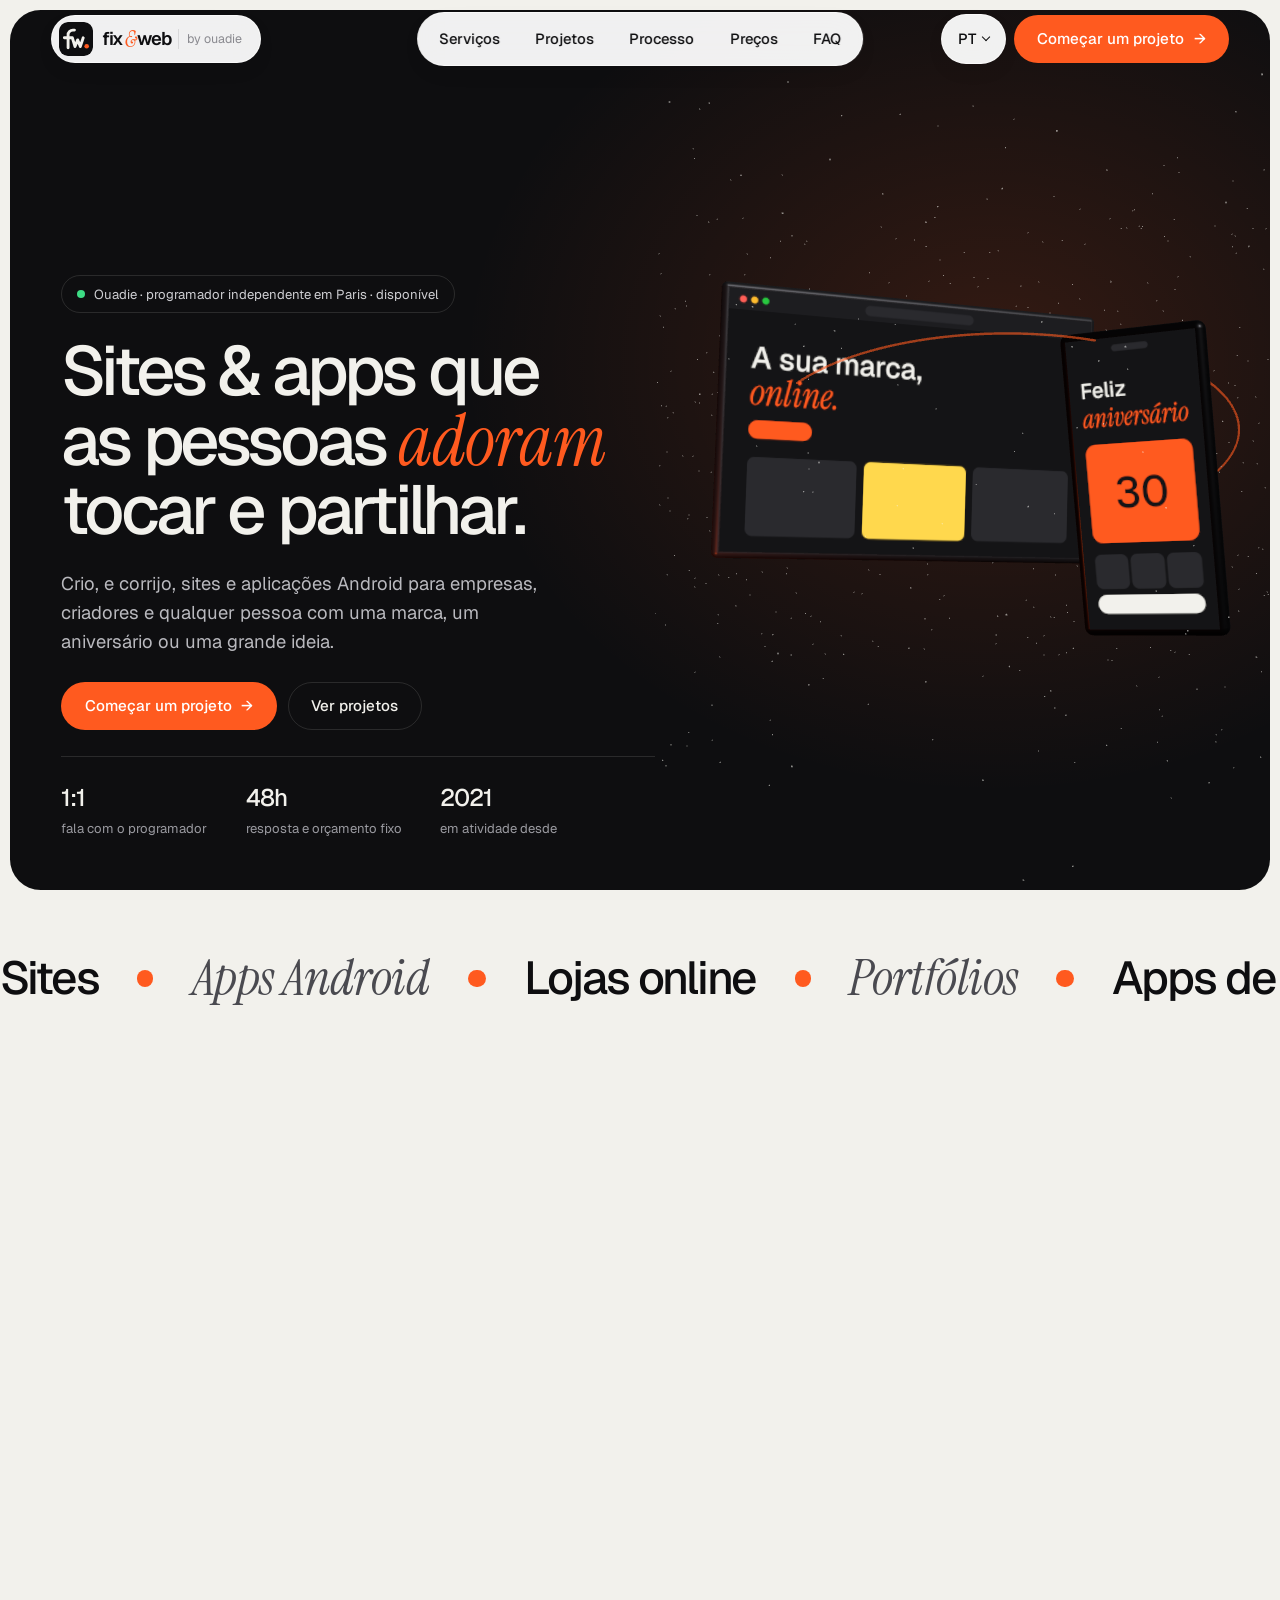
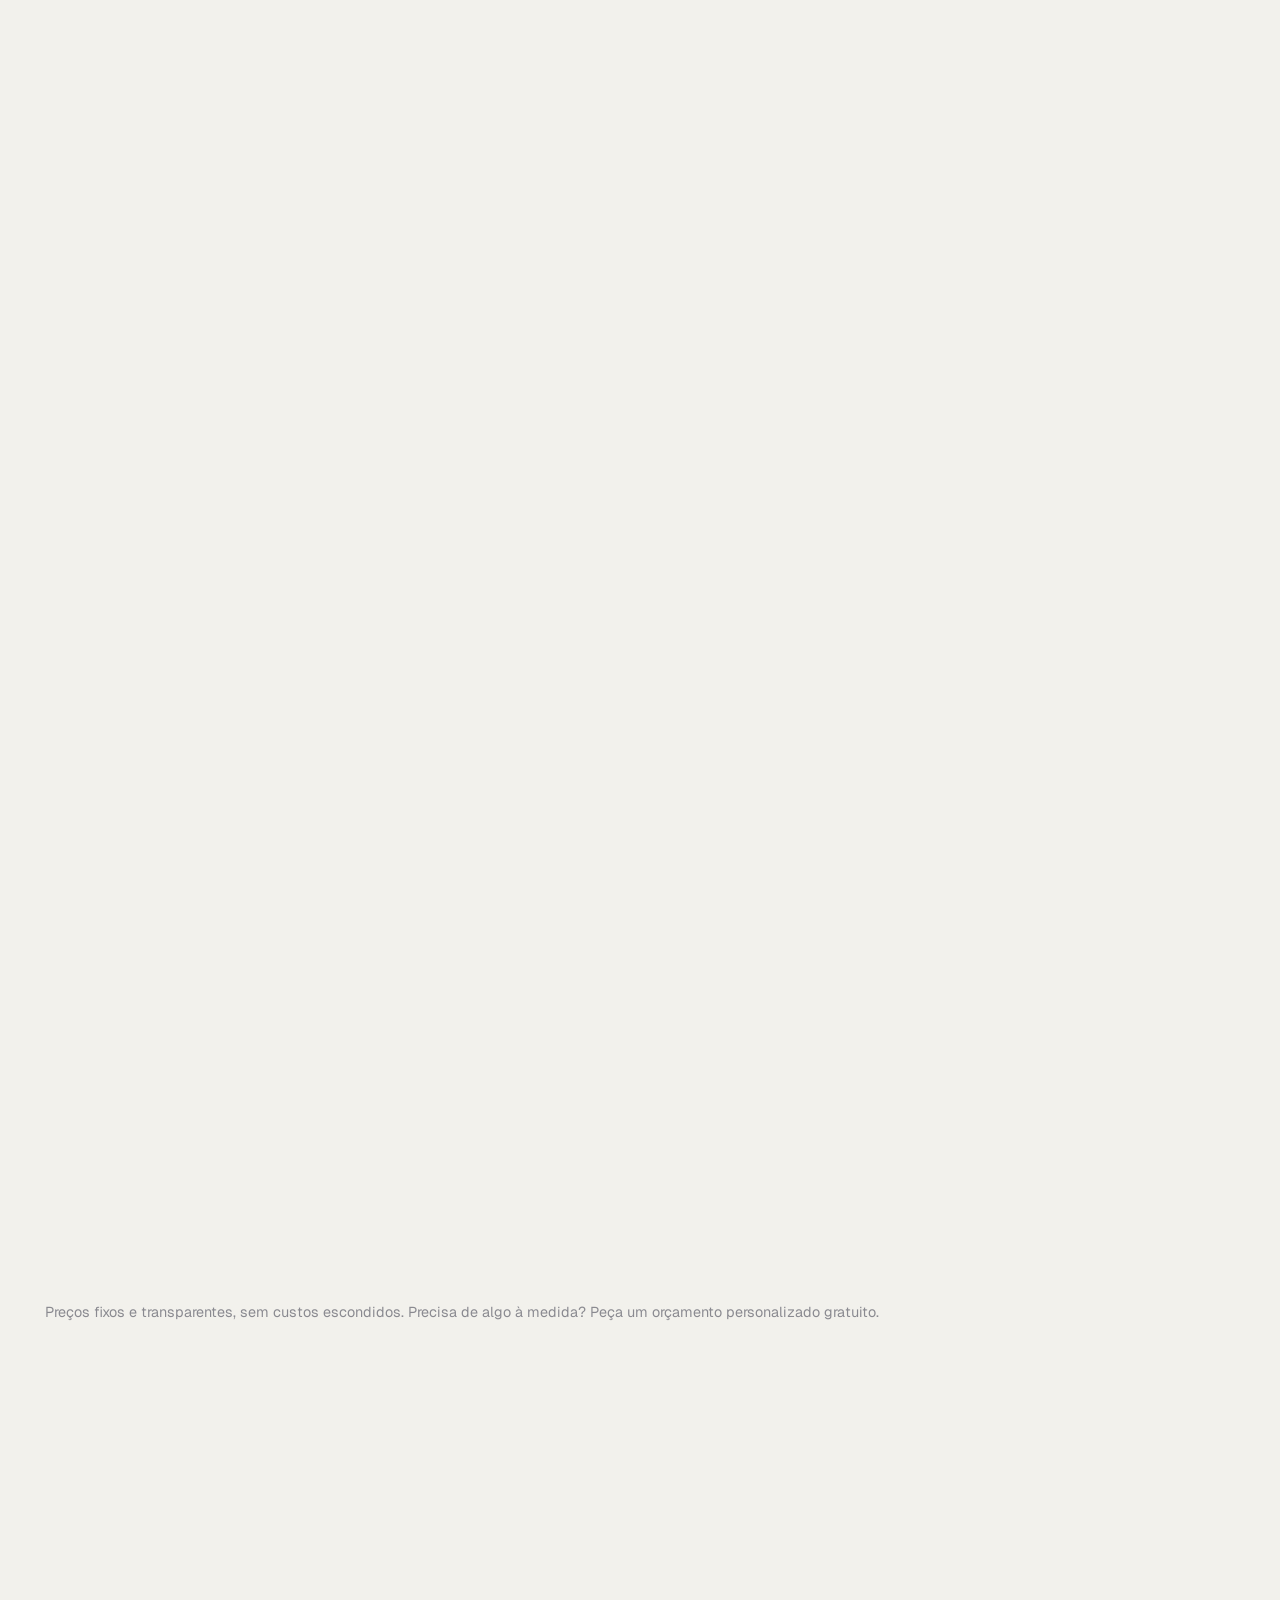
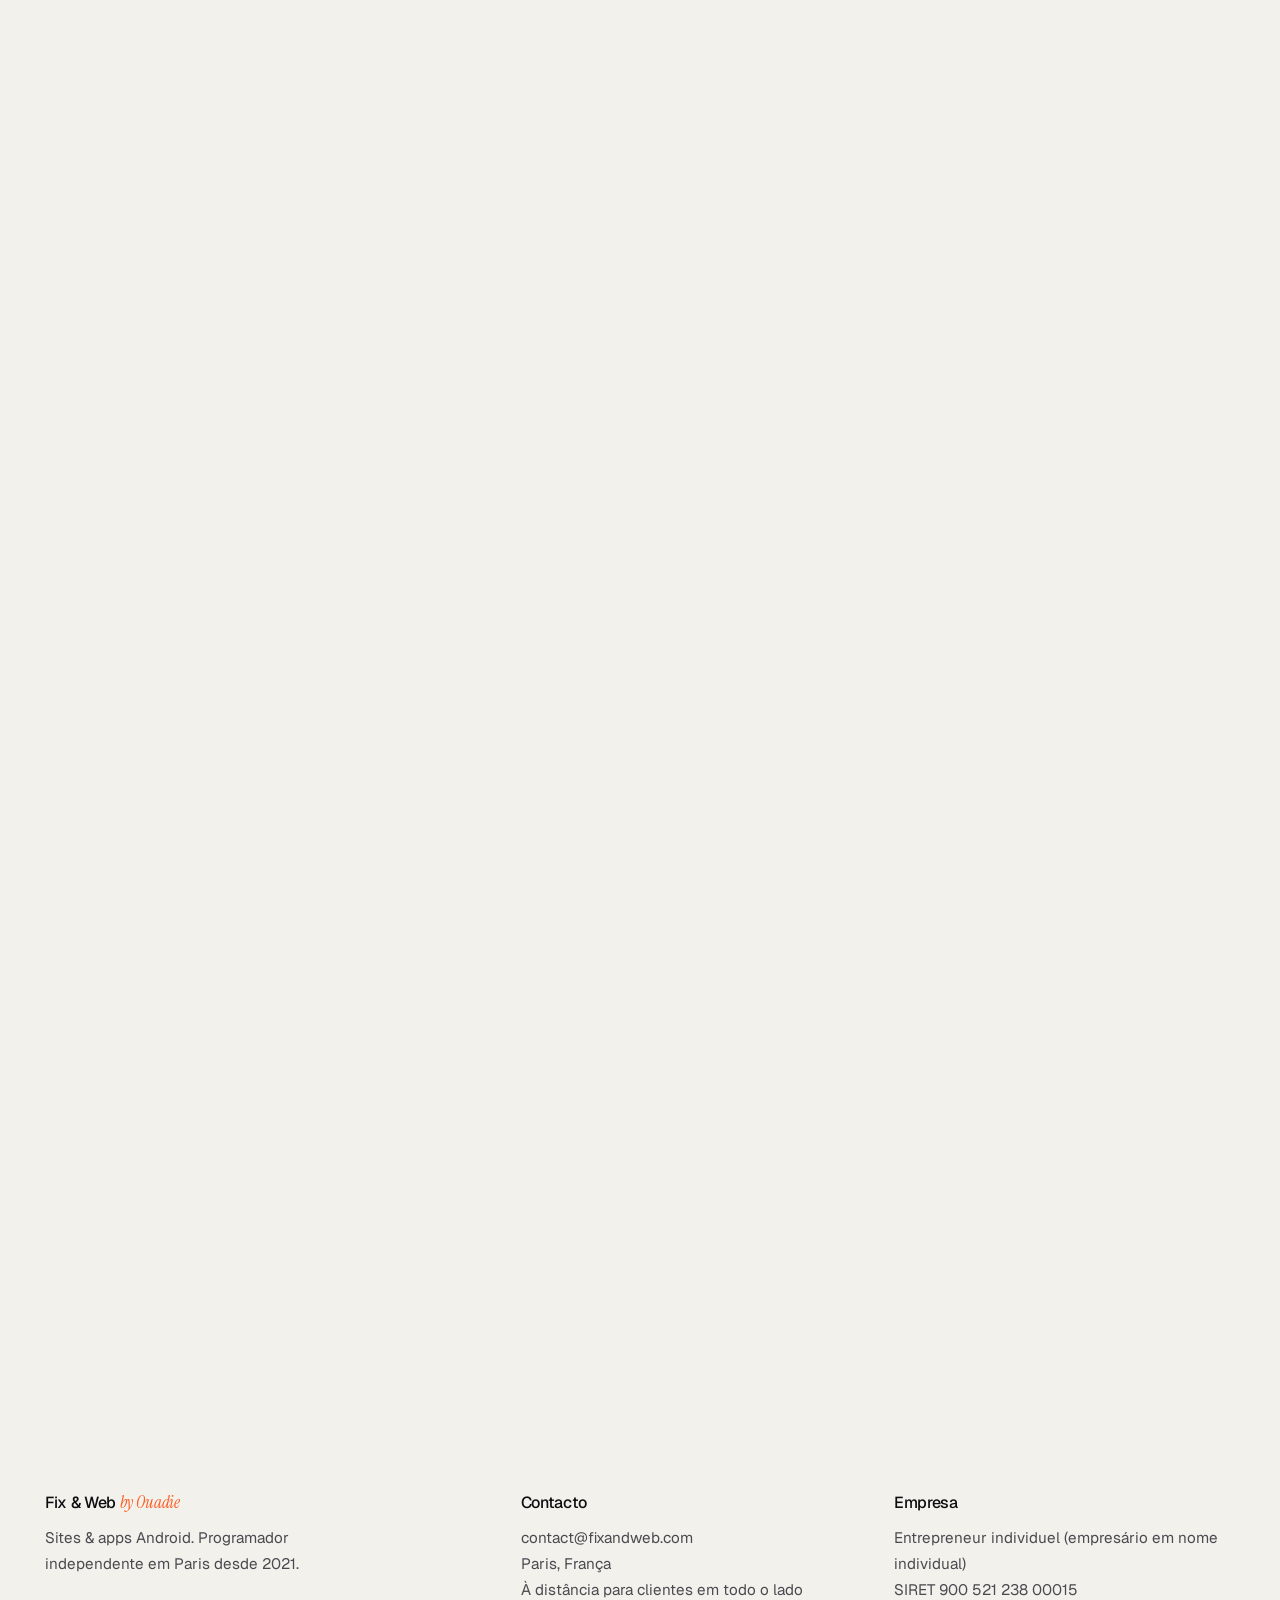
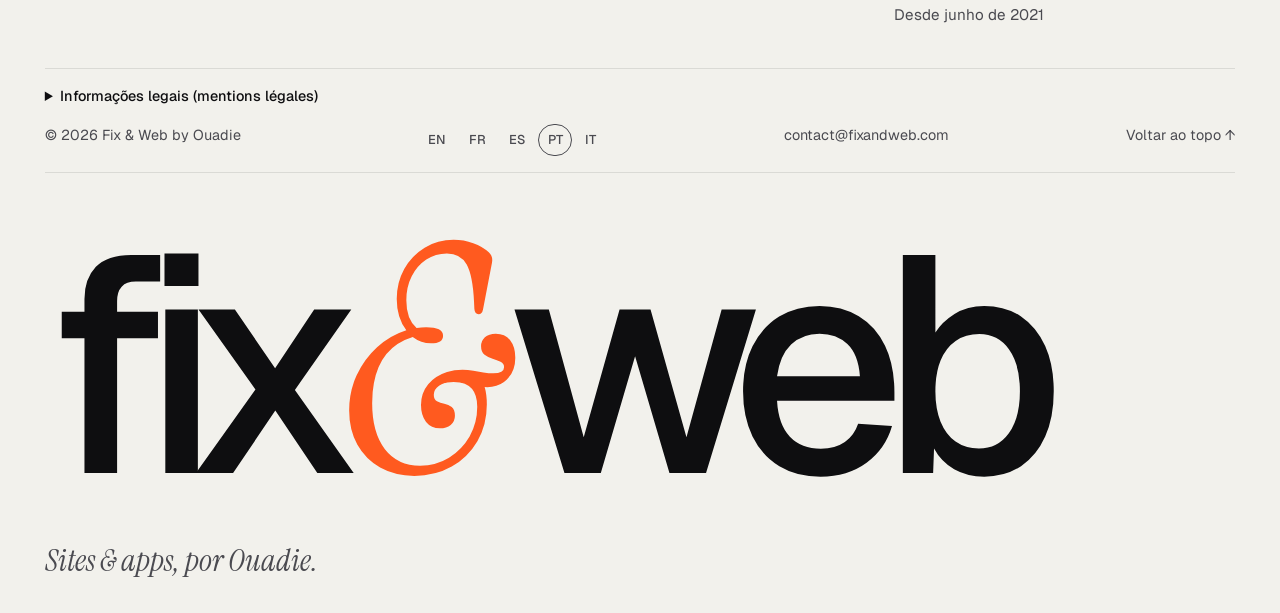
<file: pt/index.html>
<!doctype html>
<html lang="pt">
<head>
  <meta charset="UTF-8" />
  <meta name="viewport" content="width=device-width, initial-scale=1, viewport-fit=cover" />
  <meta name="theme-color" content="#f2f1ec" />
  
  <!-- icons: browsers, iOS/iPadOS, Android/PWA, Windows -->
  <link rel="icon" href="/favicon.ico" sizes="48x48" />
  <link rel="icon" href="/favicon.svg" type="image/svg+xml" />
  <link rel="apple-touch-icon" href="/apple-touch-icon.png" />
  <link rel="manifest" href="/site.webmanifest" />
  <meta name="apple-mobile-web-app-title" content="Fix & Web" />
  <meta name="application-name" content="Fix & Web" />
  <meta name="msapplication-TileColor" content="#0e0e10" />
  <meta name="msapplication-config" content="/browserconfig.xml" />
  <title>Fix & Web by Ouadie — Sites e apps Android em Paris desde 35 €</title>
  <meta name="description" content="Sites e aplicações Android criados em Paris por Ouadie a preço fixo desde 35 €, prontos em 2 a 7 dias: sites para empresas, portfólios, menus QR, sites de aniversário e eventos. Orçamento gratuito em 48 horas." />
  <link rel="canonical" href="https://hakim2023.github.io/pt/" />
  <link rel="alternate" hreflang="en" href="https://hakim2023.github.io/" />
  <link rel="alternate" hreflang="fr" href="https://hakim2023.github.io/fr/" />
  <link rel="alternate" hreflang="es" href="https://hakim2023.github.io/es/" />
  <link rel="alternate" hreflang="pt" href="https://hakim2023.github.io/pt/" />
  <link rel="alternate" hreflang="it" href="https://hakim2023.github.io/it/" />
  <link rel="alternate" hreflang="x-default" href="https://hakim2023.github.io/" />
  <meta name="robots" content="index, follow, max-image-preview:large" />
  <meta name="author" content="Ouadie" />
  <meta name="geo.region" content="FR-75" />
  <meta name="geo.placename" content="Paris" />
  <!-- social sharing preview -->
  <meta property="og:type" content="website" />
  <meta property="og:locale" content="pt_PT" />
  <meta property="og:site_name" content="Fix & Web by Ouadie" />
  <meta property="og:title" content="Fix & Web by Ouadie — Sites e apps Android desde 35 €" />
  <meta property="og:description" content="Sites e aplicações Android criados em Paris a preço fixo, prontos em 2 a 7 dias." />
  <meta property="og:url" content="https://hakim2023.github.io/pt/" />
  <meta property="og:image" content="https://hakim2023.github.io/og-image.png" />
  <meta property="og:image:width" content="1200" />
  <meta property="og:image:height" content="630" />
  <meta property="og:image:alt" content="Fix & Web: sites e apps que as pessoas adoram tocar e partilhar" />
  <meta name="twitter:card" content="summary_large_image" />
  <meta name="twitter:title" content="Fix & Web by Ouadie — Sites e apps Android desde 35 €" />
  <meta name="twitter:description" content="Sites e aplicações Android criados em Paris a preço fixo, prontos em 2 a 7 dias." />
  <meta name="twitter:image" content="https://hakim2023.github.io/og-image.png" />
  <script type="application/ld+json">{"@context":"https://schema.org","@type":"ProfessionalService","@id":"https://hakim2023.github.io/#business","name":"Fix & Web by Ouadie","url":"https://hakim2023.github.io/pt/","logo":"https://hakim2023.github.io/logo.svg","image":"https://hakim2023.github.io/og-image.png","description":"Sites e aplicações Android para empresas e particulares em Paris, a preço fixo desde 35 €, entregues em 2 a 7 dias.","inLanguage":"pt","foundingDate":"2021-06-16","priceRange":"€35 – €65","areaServed":[{"@type":"City","name":"Paris"},{"@type":"Country","name":"France"}],"address":{"@type":"PostalAddress","addressLocality":"Paris","addressCountry":"FR"},"founder":{"@type":"Person","name":"Ouadie"},"sameAs":["https://github.com/hakim2023"],"availableLanguage":["fr","en","es","pt","it"],"hasOfferCatalog":{"@type":"OfferCatalog","name":"Pacotes a preço fixo","itemListElement":[{"@type":"Offer","name":"Menu QR e página de links","description":"Uma página única e elegante para o seu menu, links ou redes sociais. Perfeita para restaurantes, cafés e criadores.","price":35,"priceCurrency":"EUR","itemOffered":{"@type":"Service","name":"Menu QR e página de links"}},{"@type":"Offer","name":"Site de aniversário e eventos","description":"Um microsite pessoal para um aniversário, um casamento ou uma celebração. Um presente único que nunca vão esquecer.","price":45,"priceCurrency":"EUR","itemOffered":{"@type":"Service","name":"Site de aniversário e eventos"}},{"@type":"Offer","name":"Site portfólio","description":"Um portfólio moderno que mostra o seu trabalho no seu melhor, para designers, fotógrafos, programadores e artistas.","price":50,"priceCurrency":"EUR","itemOffered":{"@type":"Service","name":"Site portfólio"}},{"@type":"Offer","name":"Site para empresas","description":"Um site profissional que transmite confiança e transforma visitas em clientes.","price":55,"priceCurrency":"EUR","itemOffered":{"@type":"Service","name":"Site para empresas"}},{"@type":"Offer","name":"App Android","description":"A sua própria app em telemóveis Android, para o seu negócio, um evento ou alguém especial.","price":65,"priceCurrency":"EUR","itemOffered":{"@type":"Service","name":"App Android"}}]}}</script>
  <script type="application/ld+json">{"@context":"https://schema.org","@type":"FAQPage","inLanguage":"pt","mainEntity":[{"@type":"Question","name":"Com quem vou trabalhar?","acceptedAnswer":{"@type":"Answer","text":"Comigo, Ouadie. Giro a Fix & Web como programador independente em Paris desde 2021, por isso fala diretamente com quem desenha e cria o seu projeto."}},{"@type":"Question","name":"Quanto tempo demora um projeto?","acceptedAnswer":{"@type":"Answer","text":"A maioria dos projetos é entregue em 2 a 7 dias, conforme o pacote. Tem uma data de entrega clara antes de começarmos."}},{"@type":"Question","name":"Posso editar o conteúdo sozinho?","acceptedAnswer":{"@type":"Answer","text":"Sim. Os sites são feitos em WordPress, por isso pode mudar textos, imagens e produtos sem mexer em código."}},{"@type":"Question","name":"Pode corrigir o meu site atual?","acceptedAnswer":{"@type":"Answer","text":"Sim. Erros, lentidão, layout partido no telemóvel, WordPress pirateado: envie-me o link e digo-lhe gratuitamente o que está mal."}},{"@type":"Question","name":"Como funcionam os pagamentos?","acceptedAnswer":{"@type":"Answer","text":"Metade no início e metade no lançamento, com fatura. As lojas podem aceitar cartões e carteiras digitais via Stripe ou PayPal."}},{"@type":"Question","name":"Pode fazer uma app de aniversário surpresa?","acceptedAnswer":{"@type":"Answer","text":"Claro. Envie-me fotos e mensagens, e eu entrego um link privado ou um APK pronto para o grande dia."}}]}</script>
  <link rel="preconnect" href="https://fonts.googleapis.com" />
  <link rel="preconnect" href="https://fonts.gstatic.com" crossorigin />
  <link href="https://fonts.googleapis.com/css2?family=Geist:wght@400;500;600&family=Instrument+Serif:ital@0;1&display=swap" rel="stylesheet" />
  <script type="module" crossorigin src="/assets/index-BwhEghra.js"></script>
  <link rel="stylesheet" crossorigin href="/assets/index-fDBwT7q0.css">
</head>
<body>
  <div class="loader" id="loader" aria-live="polite">
    <div class="loader__top"><span class="loader__brand"><img src="/logo.svg" width="28" height="28" alt="" />Fix &amp; Web</span></div>
    <div class="loader__count"><span id="loaderCount">0</span><sup>%</sup></div>
    <div class="loader__bar"><i id="loaderBar"></i></div>
  </div>

  <header class="nav" id="nav">
    <a href="#top" class="nav__logo pill" aria-label="Fix & Web by Ouadie, voltar ao topo"><img class="nav__mark" src="/logo.svg" width="34" height="34" alt="" />fix<em>&amp;</em>web<small>by ouadie</small></a>
    <nav class="nav__links pill" aria-label="Primary">
      <a href="#services">Serviços</a>
      <a href="#work">Projetos</a>
      <a href="#process">Processo</a>
      <a href="#pricing">Preços</a>
      <a href="#faq">FAQ</a>
    </nav>
    <div class="nav__end">
      <details class="lang pill" id="langMenu"><summary aria-label="Idioma: Português">pt</summary><ul><li><a href="/" hreflang="en" lang="en" data-lang="en">English<small>en</small></a></li><li><a href="/fr/" hreflang="fr" lang="fr" data-lang="fr">Français<small>fr</small></a></li><li><a href="/es/" hreflang="es" lang="es" data-lang="es">Español<small>es</small></a></li><li><a href="/pt/" hreflang="pt" lang="pt" data-lang="pt" aria-current="page">Português<small>pt</small></a></li><li><a href="/it/" hreflang="it" lang="it" data-lang="it">Italiano<small>it</small></a></li></ul></details>
      <a href="#contact" class="btn btn--accent nav__cta">Começar um projeto <b>→</b></a>
      <button class="burger pill" id="burger" aria-controls="menu" aria-expanded="false" aria-label="Abrir menu" data-open="Abrir menu" data-close="Fechar menu" data-menu="Menu" data-closed="Fechar">
        <span class="burger__label" id="burgerLabel">Menu</span>
        <span class="burger__lines" aria-hidden="true"><i></i><i></i></span>
      </button>
    </div>
  </header>

  <div class="menu" id="menu" aria-hidden="true" inert>
    <nav class="menu__links" aria-label="Mobile">
      <a href="#services"><small>01</small>Serviços</a>
      <a href="#work"><small>02</small>Projetos</a>
      <a href="#process"><small>03</small>Processo</a>
      <a href="#pricing"><small>04</small>Preços</a>
      <a href="#faq"><small>05</small>FAQ</a>
      <a href="#contact"><small>06</small>Contacto</a>
    </nav>
    <div class="menu__foot">
      <nav class="langs" aria-label="Idioma"><a href="/" hreflang="en" lang="en" data-lang="en" title="English">en</a><a href="/fr/" hreflang="fr" lang="fr" data-lang="fr" title="Français">fr</a><a href="/es/" hreflang="es" lang="es" data-lang="es" title="Español">es</a><a href="/pt/" hreflang="pt" lang="pt" data-lang="pt" title="Português" aria-current="page">pt</a><a href="/it/" hreflang="it" lang="it" data-lang="it" title="Italiano">it</a></nav>
      <a href="mailto:contact@fixandweb.com">contact@fixandweb.com</a>
      <a href="#contact" class="btn btn--accent">Começar um projeto <b>→</b></a>
    </div>
  </div>

  <main>
    <section class="hero" id="top">
      <div class="hero__card">
        <div class="hero__copy">
          <p class="tag" data-reveal><span class="live"></span>Ouadie · programador independente em Paris · disponível</p>
          <h1 class="hero__title">
            <span class="line"><span>Sites &amp; apps que</span></span>
            <span class="line"><span>as pessoas <em>adoram</em></span></span>
            <span class="line"><span>tocar e partilhar.</span></span>
          </h1>
          <p class="hero__lead" data-reveal>Crio, e corrijo, sites e aplicações Android para empresas, criadores e qualquer pessoa com uma marca, um aniversário ou uma grande ideia.</p>
          <div class="hero__actions" data-reveal>
            <a href="#contact" class="btn btn--accent">Começar um projeto <b>→</b></a>
            <a href="#work" class="btn btn--ghost">Ver projetos</a>
          </div>
          <ul class="hero__stats" id="stats" data-reveal><li><b>1:1</b>fala com o programador</li><li><b>48h</b>resposta e orçamento fixo</li><li><b>2021</b>em atividade desde</li></ul>
        </div>
        <div class="hero__stage">
          <canvas id="hero-canvas" aria-hidden="true" data-screens="Feliz|aniversário|A sua marca,|online."></canvas>
        </div>
      </div>
    </section>

    <section class="marquee" aria-hidden="true">
      <div class="marquee__track" id="marquee"><span>Sites</span><span>Apps Android</span><span>Lojas online</span><span>Portfólios</span><span>Apps de aniversário</span><span>Sites de casamento</span><span>Menus QR</span><span>Landing pages</span><span aria-hidden="true">Sites</span><span aria-hidden="true">Apps Android</span><span aria-hidden="true">Lojas online</span><span aria-hidden="true">Portfólios</span><span aria-hidden="true">Apps de aniversário</span><span aria-hidden="true">Sites de casamento</span><span aria-hidden="true">Menus QR</span><span aria-hidden="true">Landing pages</span></div>
    </section>

    <section class="section" id="services">
      <header class="section__head">
        <p class="eyebrow">Serviços</p>
        <h2>Um só programador para o seu <em>site</em>, a sua <em>loja</em> e a sua <em>app</em>.</h2>
      </header>
      <ul class="bento" id="servicesList"><li class="is-dark is-wide">
      <span class="n">01</span><span class="arrow" aria-hidden="true">→</span>
      <h3>Sites para empresas</h3><p>Sites rápidos e claros que transformam visitas em contactos. Pensados primeiro para o telemóvel e editáveis por si.</p>
      <div class="tags"><span>WordPress</span><span>SEO</span><span>Reservas</span></div></li><li class="">
      <span class="n">02</span><span class="arrow" aria-hidden="true">→</span>
      <h3>Lojas online</h3><p>Catálogo, carrinho e pagamento seguro, com um stock gerido por si.</p>
      <div class="tags"><span>WooCommerce</span><span>Stripe</span><span>PayPal</span></div></li><li class="">
      <span class="n">03</span><span class="arrow" aria-hidden="true">→</span>
      <h3>Portfólios</h3><p>Para designers, fotógrafos, programadores e artistas: o seu trabalho, bem apresentado.</p>
      <div class="tags"><span>Galeria</span><span>CV</span><span>Blog</span></div></li><li class="is-accent is-wide">
      <span class="n">04</span><span class="arrow" aria-hidden="true">→</span>
      <h3>Apps de aniversário, casamento e eventos</h3><p>Uma app ou microsite pessoal com fotos, contagem decrescente, música e livro de visitas. O presente de que todos se lembram.</p>
      <div class="tags"><span>Contagem decrescente</span><span>Mural de fotos</span><span>RSVP</span></div></li><li class="">
      <span class="n">05</span><span class="arrow" aria-hidden="true">→</span>
      <h3>Apps Android</h3><p>Apps tão fluidas como as nativas, para o seu negócio ou a sua ideia, publicadas no Google Play.</p>
      <div class="tags"><span>Play Store</span><span>Notificações</span></div></li><li class="">
      <span class="n">06</span><span class="arrow" aria-hidden="true">→</span>
      <h3>Landing pages e menus QR</h3><p>Páginas de lançamento, menus de restaurante e páginas de links, online em poucos dias.</p>
      <div class="tags"><span>Lançamento</span><span>QR</span></div></li><li class="">
      <span class="n">07</span><span class="arrow" aria-hidden="true">→</span>
      <h3>Correções e manutenção de sites</h3><p>Site avariado, lento ou pirateado? Eu corrijo-o e depois mantenho-o atualizado, com cópias de segurança e protegido.</p>
      <div class="tags"><span>Erros</span><span>Velocidade</span><span>Atualizações</span></div></li></ul>
    </section>

    <section class="section section--work" id="work">
      <header class="section__head section__head--row">
        <div>
          <p class="eyebrow">Projetos</p>
          <h2>Trabalhos <em>recentes</em>.</h2>
        </div>
        <p class="hint">Deslize →</p>
      </header>
      <div class="work" id="workTrack"><a class="card card--web" href="https://bako-72.netlify.app/" target="_blank" rel="noopener">
      <div class="card__art" style="--c:#4f9a68"><div class="mock mock--web"><div class="mock__bar"><i></i><i></i><i></i><span></span></div><img class="mock__shot" src="/work/bako-desktop.webp" width="1440" height="900" alt="Página inicial do site do restaurante Bako-72" loading="lazy" decoding="async" /></div><span class="card__view">Ver o site <b>↗</b></span></div>
      <div class="card__meta"><div><h3>Bako-72</h3><span>Site de restaurante + gestão do menu</span></div><span class="live-tag">Online</span></div></a><a class="card card--app" href="https://hakim2023.github.io/tawfik-depannage/" target="_blank" rel="noopener">
      <div class="card__art" style="--c:#ffc400"><div class="mock mock--app"><i class="mock__notch"></i><img class="mock__shot" src="/work/tawfik-phone.webp" width="780" height="1688" alt="Site da Tawfik Dépannage num telemóvel, com botões de chamada e WhatsApp" loading="lazy" decoding="async" /></div><span class="card__view">Ver o site <b>↗</b></span></div>
      <div class="card__meta"><div><h3>Tawfik Dépannage</h3><span>Site de reboque e oficina</span></div><span class="live-tag">Online</span></div></a><a class="card card--web" href="https://bako-72.netlify.app/menu.html" target="_blank" rel="noopener">
      <div class="card__art" style="--c:#e3a13b"><div class="mock mock--web"><div class="mock__bar"><i></i><i></i><i></i><span></span></div><img class="mock__shot" src="/work/bako-print.webp" width="1440" height="900" alt="Menu A4 imprimível do Bako-72 com código QR" loading="lazy" decoding="async" /></div><span class="card__view">Ver o site <b>↗</b></span></div>
      <div class="card__meta"><div><h3>Menu QR Bako-72</h3><span>Menu imprimível com código QR</span></div><span class="live-tag">Online</span></div></a><a class="card card--web" href="https://ouadie-kasa.netlify.app/" target="_blank" rel="noopener">
      <div class="card__art" style="--c:#ff6060"><div class="mock mock--web"><div class="mock__bar"><i></i><i></i><i></i><span></span></div><img class="mock__shot" src="/work/kasa.webp" width="1440" height="900" alt="Kasa, uma app web de arrendamento feita com React" loading="lazy" decoding="async" /></div><span class="card__view">Ver o site <b>↗</b></span></div>
      <div class="card__meta"><div><h3>Kasa</h3><span>App de arrendamento em React</span></div><span>Formação</span></div></a></div>
    </section>

    <section class="section" id="process">
      <header class="section__head">
        <p class="eyebrow">Processo</p>
        <h2>Do primeiro olá ao site <em>online</em> em poucos dias.</h2>
      </header>
      <ol class="steps" id="stepsList"><li><span class="n">01</span><h3>Briefing</h3><p>Uma chamada curta para perceber os seus objetivos, o seu público e o seu orçamento.</p></li><li><span class="n">02</span><h3>Design</h3><p>Vê ecrãs reais em poucos dias, não vagos moodboards.</p></li><li><span class="n">03</span><h3>Desenvolvimento</h3><p>Código limpo e rápido, com pré-visualizações semanais para testar no telemóvel.</p></li><li><span class="n">04</span><h3>Lançamento</h3><p>Publico, testo em dispositivos reais e mostro-lhe como gerir tudo.</p></li></ol>
    </section>

    <section class="section" id="pricing">
      <header class="section__head">
        <p class="eyebrow">Pacotes</p>
        <h2>Trabalho premium. Preços <em>acessíveis</em>.</h2>
      </header>
      <div class="plans" id="plansList"><article class="plan">
      <div class="plan__top"><span class="plan__time">Pronto em 48 h</span><span class="badge">O mais acessível</span></div>
      <h3>Menu QR e página de links</h3>
      <div class="price">35<span>€</span><small>pagamento único</small></div><p class="desc">Uma página única e elegante para o seu menu, links ou redes sociais. Perfeita para restaurantes, cafés e criadores.</p>
      <ul><li>Página única com design à medida</li><li>Código QR imprimível incluído</li><li>Carregamento instantâneo em qualquer telemóvel</li><li>1 ronda de alterações</li></ul>
      <a class="btn btn--outline" href="#contact">Começar <b>→</b></a></article><article class="plan">
      <div class="plan__top"><span class="plan__time">Pronto em 3 dias</span></div>
      <h3>Site de aniversário e eventos</h3>
      <div class="price">45<span>€</span><small>pagamento único</small></div><p class="desc">Um microsite pessoal para um aniversário, um casamento ou uma celebração. Um presente único que nunca vão esquecer.</p>
      <ul><li>Contagem decrescente e galeria de fotos</li><li>Música, mensagens e livro de visitas</li><li>Link privado para partilhar</li><li>2 rondas de alterações</li></ul>
      <a class="btn btn--outline" href="#contact">Começar <b>→</b></a></article><article class="plan">
      <div class="plan__top"><span class="plan__time">Pronto em 4 dias</span><span class="badge">Melhor relação qualidade-preço</span></div>
      <h3>Site portfólio</h3>
      <div class="price">50<span>€</span><small>pagamento único</small></div><p class="desc">Um portfólio moderno que mostra o seu trabalho no seu melhor, para designers, fotógrafos, programadores e artistas.</p>
      <ul><li>Até 4 secções</li><li>Galeria de projetos e CV</li><li>Formulário de contacto</li><li>SEO e design mobile-first</li></ul>
      <a class="btn btn--outline" href="#contact">Começar <b>→</b></a></article><article class="plan plan--featured">
      <div class="plan__top"><span class="plan__time">Pronto em 5 dias</span><span class="badge">O mais procurado</span></div>
      <h3>Site para empresas</h3>
      <div class="price">55<span>€</span><small>pagamento único</small></div><p class="desc">Um site profissional que transmite confiança e transforma visitas em clientes.</p>
      <ul><li>Até 5 páginas</li><li>Serviços, avaliações e mapa</li><li>Botões de WhatsApp e contacto</li><li>SEO para Google configurado</li></ul>
      <a class="btn btn--accent" href="#contact">Começar <b>→</b></a></article><article class="plan">
      <div class="plan__top"><span class="plan__time">Pronta em 7 dias</span><span class="badge">Premium</span></div>
      <h3>App Android</h3>
      <div class="price">65<span>€</span><small>pagamento único</small></div><p class="desc">A sua própria app em telemóveis Android, para o seu negócio, um evento ou alguém especial.</p>
      <ul><li>Design e ícone à medida</li><li>Até 5 ecrãs</li><li>Ficheiro APK instalável</li><li>Apoio na publicação no Google Play</li></ul>
      <a class="btn btn--outline" href="#contact">Começar <b>→</b></a></article></div>
      <p class="note">Preços fixos e transparentes, sem custos escondidos. Precisa de algo à medida? Peça um orçamento personalizado gratuito.</p>
    </section>

    <section class="section faq-wrap" id="faq">
      <header class="section__head">
        <p class="eyebrow">FAQ</p>
        <h2>Bom <em>saber</em>.</h2>
      </header>
      <div class="faq" id="faqList"><details><summary>Com quem vou trabalhar?</summary><p>Comigo, Ouadie. Giro a Fix &amp; Web como programador independente em Paris desde 2021, por isso fala diretamente com quem desenha e cria o seu projeto.</p></details><details><summary>Quanto tempo demora um projeto?</summary><p>A maioria dos projetos é entregue em 2 a 7 dias, conforme o pacote. Tem uma data de entrega clara antes de começarmos.</p></details><details><summary>Posso editar o conteúdo sozinho?</summary><p>Sim. Os sites são feitos em WordPress, por isso pode mudar textos, imagens e produtos sem mexer em código.</p></details><details><summary>Pode corrigir o meu site atual?</summary><p>Sim. Erros, lentidão, layout partido no telemóvel, WordPress pirateado: envie-me o link e digo-lhe gratuitamente o que está mal.</p></details><details><summary>Como funcionam os pagamentos?</summary><p>Metade no início e metade no lançamento, com fatura. As lojas podem aceitar cartões e carteiras digitais via Stripe ou PayPal.</p></details><details><summary>Pode fazer uma app de aniversário surpresa?</summary><p>Claro. Envie-me fotos e mensagens, e eu entrego um link privado ou um APK pronto para o grande dia.</p></details></div>
    </section>

    <section class="section" id="contact">
      <div class="contact">
        <header class="section__head">
          <p class="eyebrow">Contacto</p>
          <h2>Conte-me o que tem em <em>mente</em>.</h2>
          <p class="contact__sub">Respondo em 48 horas com um orçamento claro e fixo.</p>
        </header>
        <form class="form" id="contactForm" novalidate data-invalid="Indique o seu nome e um email válido." data-sent="Obrigado! Respondo em 48 horas.">
          <label>O seu nome<input name="name" required autocomplete="name" placeholder="Ana Silva" /></label>
          <label>Email<input name="email" type="email" required autocomplete="email" placeholder="ana@email.com" /></label>
          <fieldset class="form__wide chips">
            <legend>Preciso de</legend>
            <label><input type="radio" name="type" value="website" checked /><span>Um site</span></label>
            <label><input type="radio" name="type" value="shop" /><span>Uma loja online</span></label>
            <label><input type="radio" name="type" value="portfolio" /><span>Um portfólio</span></label>
            <label><input type="radio" name="type" value="android" /><span>Uma app Android</span></label>
            <label><input type="radio" name="type" value="event" /><span>Aniversário / evento</span></label>
            <label><input type="radio" name="type" value="other" /><span>Outra coisa</span></label>
          </fieldset>
          <label class="form__wide">Fale-me um pouco do projeto<textarea name="msg" rows="4" placeholder="Algumas linhas sobre o projeto, prazos e orçamento"></textarea></label>
          <button class="btn btn--accent" type="submit">Enviar mensagem <b>→</b></button>
          <p class="form__status" id="formStatus" role="status"></p>
        </form>
      </div>
    </section>
  </main>

  <footer class="footer">
    <div class="footer__grid">
      <div>
        <h4>Fix &amp; Web <em>by Ouadie</em></h4>
        <p>Sites &amp; apps Android. Programador independente em Paris desde 2021.</p>
      </div>
      <div>
        <h4>Contacto</h4>
        <p><a href="mailto:contact@fixandweb.com">contact@fixandweb.com</a><br />Paris, França<br />À distância para clientes em todo o lado</p>
      </div>
      <div>
        <h4>Empresa</h4>
        <p>Entrepreneur individuel (empresário em nome individual)<br />SIRET 900 521 238 00015<br />Desde junho de 2021</p>
      </div>
    </div>
    <details class="legal">
      <summary>Informações legais (mentions légales)</summary>
      <dl>
        <dt>Éditeur</dt><dd>Entrepreneur individuel, enseigne « Fix &amp; Web by Ouadie »</dd>
        <dt>SIREN / SIRET</dt><dd>900 521 238 / 900 521 238 00015</dd>
        <dt>Code NAF</dt><dd>73.11Z</dd>
        <dt>Contact</dt><dd><a href="mailto:contact@fixandweb.com">contact@fixandweb.com</a></dd>
      </dl>
    </details>
    <div class="footer__row">
      <span>© <span id="year"></span> Fix &amp; Web by Ouadie</span>
      <nav class="langs" aria-label="Idioma"><a href="/" hreflang="en" lang="en" data-lang="en" title="English">en</a><a href="/fr/" hreflang="fr" lang="fr" data-lang="fr" title="Français">fr</a><a href="/es/" hreflang="es" lang="es" data-lang="es" title="Español">es</a><a href="/pt/" hreflang="pt" lang="pt" data-lang="pt" title="Português" aria-current="page">pt</a><a href="/it/" hreflang="it" lang="it" data-lang="it" title="Italiano">it</a></nav>
      <a href="mailto:contact@fixandweb.com">contact@fixandweb.com</a>
      <a href="#top">Voltar ao topo ↑</a>
    </div>
    <div class="footer__big">fix<em>&amp;</em>web</div>
    <p class="footer__by">Sites &amp; apps, por Ouadie.</p>
  </footer>

</body>
</html>
</file>
<file: assets/index-fDBwT7q0.css>
:root{--bg: #f2f1ec;--surface: #ffffff;--ink: #0e0e10;--ink-2: #1a1a1d;--ink-soft: #4a4a50;--muted: #8a8a90;--line: rgba(14, 14, 16, .1);--on-dark: #f2f1ec;--on-dark-muted: #9a9aa0;--line-dark: rgba(242, 241, 236, .12);--accent: #ff5a1f;--sans: "Geist", system-ui, -apple-system, sans-serif;--serif: "Instrument Serif", Georgia, serif;--gutter: clamp(1rem, 3.5vw, 3rem);--radius: clamp(20px, 2.4vw, 32px);--ease: cubic-bezier(.22, 1, .36, 1)}*,*:before,*:after{box-sizing:border-box;margin:0}html{-webkit-text-size-adjust:100%}html.lenis,html.lenis body{height:auto}.lenis.lenis-smooth{scroll-behavior:auto!important}.lenis.lenis-stopped{overflow:hidden}body{background:var(--bg);color:var(--ink);font:400 clamp(1rem,.96rem + .2vw,1.0625rem) / 1.6 var(--sans);overflow-x:hidden;-webkit-font-smoothing:antialiased}body.is-loading,body.menu-open{overflow:hidden}a{color:inherit;text-decoration:none}ul,ol{list-style:none;padding:0}button,input,select,textarea{font:inherit;color:inherit}:focus-visible{outline:2px solid var(--accent);outline-offset:3px;border-radius:6px}::selection{background:var(--accent);color:#fff}h1,h2,h3{font-weight:500;letter-spacing:-.045em;line-height:.98}h2{font-size:clamp(2.2rem,5.2vw,4.75rem);max-width:18ch}em{font:italic 400 1.04em/1 var(--serif);letter-spacing:-.01em}h2 em,.footer__big em{color:var(--accent)}.eyebrow{display:inline-flex;align-items:center;gap:.55rem;font-size:.82rem;font-weight:500;color:var(--ink-soft)}.eyebrow:before{content:"";width:7px;height:7px;border-radius:50%;background:var(--accent)}.btn{display:inline-flex;align-items:center;justify-content:center;gap:.6rem;min-height:48px;padding:0 1.4rem;border:1px solid transparent;border-radius:999px;cursor:pointer;font-weight:500;font-size:.95rem;white-space:nowrap;transition:transform .4s var(--ease),background .3s,color .3s,border-color .3s}.btn b{font-weight:500;transition:transform .4s var(--ease)}.btn:hover{transform:translateY(-2px)}.btn:hover b{transform:translate(4px)}.btn--accent{background:var(--accent);color:#fff}.btn--dark{background:var(--ink);color:var(--on-dark)}.btn--ghost{border-color:var(--line-dark);color:var(--on-dark)}.btn--ghost:hover{border-color:var(--on-dark)}.btn--outline{border-color:var(--line)}.btn--outline:hover{border-color:var(--ink)}.pill{background:#fffffff0;backdrop-filter:blur(16px) saturate(1.4);-webkit-backdrop-filter:blur(16px) saturate(1.4);border:1px solid rgba(255,255,255,.6);border-radius:999px;box-shadow:0 8px 24px -12px #0e0e1040}.loader{position:fixed;top:0;right:0;bottom:0;left:0;z-index:100;background:var(--ink);color:var(--on-dark);display:grid;grid-template-rows:auto 1fr auto;padding:var(--gutter)}.loader__top{display:flex;justify-content:space-between;align-items:center;font-size:.85rem;color:var(--on-dark-muted)}.loader__brand{display:inline-flex;align-items:center;gap:.6rem;color:var(--on-dark);font-weight:500}.loader__brand img{border-radius:7px;box-shadow:0 0 0 1px var(--line-dark)}.loader__count{align-self:end;font:500 clamp(6rem,26vw,20rem) / .8 var(--sans);letter-spacing:-.07em;font-variant-numeric:tabular-nums;padding-bottom:1.5rem}.loader__count sup{font:italic 400 .3em var(--serif);color:var(--accent);vertical-align:top;margin-left:.1em}.loader__bar{height:2px;background:var(--line-dark);border-radius:2px;overflow:hidden}.loader__bar i{display:block;height:100%;background:var(--accent);transform:scaleX(0);transform-origin:left}.nav{position:fixed;inset:0 0 auto 0;z-index:70;padding:14px calc(var(--gutter) + 6px);display:flex;align-items:center;justify-content:space-between;gap:1rem;pointer-events:none;transition:transform .6s var(--ease)}.nav>*{pointer-events:auto}.nav.is-hidden{transform:translateY(-120%)}.nav__logo{display:inline-flex;align-items:center;height:48px;padding:0 1.1rem 0 7px;font-weight:600;font-size:1.15rem;letter-spacing:-.04em}.nav__mark{width:34px;height:34px;margin-right:.55rem;border-radius:9px}.nav__logo em{color:var(--accent);margin:0 .05em;font-size:1.25em;line-height:0}.nav__logo small{margin-left:.4rem;padding-left:.55rem;border-left:1px solid var(--line);font-size:.78rem;font-weight:400;letter-spacing:0;color:var(--muted)}@media (max-width: 400px){.nav__logo small{display:none}}.nav__links{display:flex;gap:.2rem;padding:5px;position:absolute;left:50%;translate:-50% 0}.nav__links a{padding:.55rem 1rem;border-radius:999px;font-size:.92rem;font-weight:500;transition:background .3s}.nav__links a:hover{background:#0e0e1012}.burger{display:none;align-items:center;gap:.7rem;height:48px;padding:0 .55rem 0 1.1rem;cursor:pointer;font-weight:500;font-size:.92rem}.burger__lines{position:relative;width:36px;height:36px;border-radius:50%;background:var(--ink)}.burger__lines i{position:absolute;left:11px;right:11px;height:1.5px;background:#fff;border-radius:2px;transition:transform .5s var(--ease),top .5s var(--ease)}.burger__lines i:first-child{top:14px}.burger__lines i:last-child{top:20px}.burger[aria-expanded=true] .burger__lines{background:var(--accent)}.burger[aria-expanded=true] .burger__lines i:first-child{top:17px;transform:rotate(45deg)}.burger[aria-expanded=true] .burger__lines i:last-child{top:17px;transform:rotate(-45deg)}@media (max-width: 960px){.nav__links,.nav__cta{display:none}.burger{display:inline-flex}}.menu{position:fixed;top:0;right:0;bottom:0;left:0;z-index:60;background:var(--ink);color:var(--on-dark);display:flex;flex-direction:column;justify-content:space-between;padding:96px calc(var(--gutter) + 6px) calc(28px + env(safe-area-inset-bottom));clip-path:inset(0 0 100% 0 round 0 0 32px 32px);transition:clip-path .75s var(--ease);visibility:hidden}.menu.is-open{clip-path:inset(0 0 0 0 round 0);visibility:visible}.menu__links{display:grid}.menu__links a{display:flex;align-items:baseline;gap:1rem;padding:.55rem 0;border-bottom:1px solid var(--line-dark);font-size:clamp(2.2rem,10vw,4rem);font-weight:500;letter-spacing:-.05em;line-height:1.05;opacity:0;transform:translateY(24px);transition:opacity .5s,transform .6s var(--ease),color .3s}.menu__links a small{font-size:.8rem;letter-spacing:0;color:var(--accent);font-weight:500;min-width:1.6rem}.menu__links a:hover{color:var(--accent)}.menu.is-open .menu__links a{opacity:1;transform:none}.menu.is-open .menu__links a:nth-child(1){transition-delay:.15s}.menu.is-open .menu__links a:nth-child(2){transition-delay:.2s}.menu.is-open .menu__links a:nth-child(3){transition-delay:.25s}.menu.is-open .menu__links a:nth-child(4){transition-delay:.3s}.menu.is-open .menu__links a:nth-child(5){transition-delay:.35s}.menu.is-open .menu__links a:nth-child(6){transition-delay:.4s}.menu__foot{display:flex;flex-wrap:wrap;justify-content:space-between;align-items:center;gap:1rem;color:var(--on-dark-muted);font-size:.95rem}@media (min-width: 961px){.menu{display:none}}.hero{padding:10px}.hero__card{position:relative;overflow:hidden;border-radius:var(--radius);background:var(--ink);color:var(--on-dark);min-height:calc(100svh - 20px);display:grid;grid-template-columns:1.05fr 1fr;background-image:radial-gradient(60% 70% at 78% 40%,rgba(255,90,31,.16),transparent 70%)}.hero__copy{display:flex;flex-direction:column;justify-content:flex-end;gap:1.6rem;padding:120px 0 clamp(2rem,4vw,3.5rem) clamp(1.5rem,4vw,3.5rem);position:relative;z-index:2}.hero__stage{position:relative;min-height:420px}#hero-canvas{position:absolute;top:0;right:0;bottom:0;left:0;width:100%;height:100%;display:block}.tag{display:inline-flex;align-items:center;gap:.6rem;align-self:flex-start;padding:.45rem .9rem;border:1px solid var(--line-dark);border-radius:999px;font-size:.82rem;color:#cfcfd3}.live{width:8px;height:8px;border-radius:50%;background:#3ddc84;box-shadow:0 0 #3ddc8499;animation:pulse 2s infinite}@keyframes pulse{70%{box-shadow:0 0 0 8px #3ddc8400}to{box-shadow:0 0 #3ddc8400}}.hero__title{font-size:clamp(2.6rem,5.4vw,5.75rem);font-weight:500;letter-spacing:-.055em;line-height:.96}.hero__title em{color:var(--accent)}.line{display:block;overflow:hidden;padding-bottom:.1em;margin-bottom:-.1em}.line>span{display:block}.hero__lead{max-width:40ch;color:#b9b9be;font-size:clamp(1rem,.95rem + .3vw,1.15rem)}.hero__actions{display:flex;flex-wrap:wrap;gap:.7rem}.hero__stats{display:flex;gap:clamp(1.2rem,3vw,2.6rem);padding-top:1.4rem;border-top:1px solid var(--line-dark);flex-wrap:wrap}.hero__stats li{display:grid;font-size:.82rem;color:var(--on-dark-muted)}.hero__stats b{font-size:1.5rem;font-weight:500;letter-spacing:-.04em;color:var(--on-dark)}@media (max-width: 960px){.hero__card{grid-template-columns:1fr;grid-template-rows:auto auto;min-height:0;background-image:radial-gradient(90% 40% at 50% 22%,rgba(255,90,31,.18),transparent 70%)}.hero__stage{order:-1;min-height:0;height:clamp(280px,46svh,460px);margin-top:76px}.hero__copy{padding:.5rem 1.4rem 1.8rem;gap:1.3rem}}.marquee{overflow:hidden;padding:clamp(1.6rem,4vw,2.6rem) 0}.marquee__track{display:flex;width:max-content;gap:2.4rem;font-size:clamp(1.6rem,3.6vw,3rem);font-weight:500;letter-spacing:-.045em;white-space:nowrap;animation:slide 45s linear infinite}.marquee__track span{display:inline-flex;align-items:center;gap:2.4rem}.marquee__track span:nth-child(2n){font:italic 400 1.1em var(--serif);letter-spacing:-.01em;color:var(--ink-soft)}.marquee__track span:after{content:"";width:.35em;height:.35em;border-radius:50%;background:var(--accent)}@keyframes slide{to{transform:translate(-50%)}}.section{padding:clamp(4rem,9vw,8rem) var(--gutter)}.section__head{display:grid;gap:1rem;margin-bottom:clamp(2rem,5vw,4rem)}.section__head--row{display:flex;justify-content:space-between;align-items:flex-end;gap:1rem;flex-wrap:wrap}.section__head--row>div{display:grid;gap:1rem}.hint{color:var(--muted);font-size:.9rem}.bento{display:grid;gap:12px;grid-template-columns:1fr}.bento li{position:relative;display:flex;flex-direction:column;gap:.9rem;min-height:260px;padding:clamp(1.4rem,2.6vw,2.2rem);background:var(--surface);border-radius:var(--radius);border:1px solid var(--line);overflow:hidden;transition:transform .5s var(--ease),box-shadow .5s var(--ease)}.bento li:hover{transform:translateY(-4px);box-shadow:0 24px 50px -28px #0e0e1059}.bento .n{font-size:.85rem;color:var(--muted);font-weight:500}.bento .arrow{position:absolute;top:clamp(1.2rem,2.4vw,2rem);right:clamp(1.2rem,2.4vw,2rem);width:40px;height:40px;border-radius:50%;display:grid;place-items:center;border:1px solid var(--line);transition:transform .5s var(--ease),background .3s,color .3s}.bento li:hover .arrow{transform:rotate(-45deg);background:var(--accent);color:#fff;border-color:var(--accent)}.bento h3{margin-top:auto;font-size:clamp(1.6rem,2.6vw,2.3rem);max-width:16ch}.bento p{color:var(--ink-soft);max-width:44ch}.bento .tags{display:flex;flex-wrap:wrap;gap:.4rem}.bento .tags span{font-size:.78rem;padding:.3rem .7rem;border-radius:999px;background:var(--bg);color:var(--ink-soft)}.bento .is-dark{background:var(--ink);color:var(--on-dark);border-color:var(--ink)}.bento .is-dark p{color:#b9b9be}.bento .is-dark .tags span{background:var(--ink-2);color:#cfcfd3}.bento .is-dark .arrow{border-color:var(--line-dark)}.bento .is-accent{background:var(--accent);color:#fff;border-color:var(--accent)}.bento .is-accent p,.bento .is-accent .n{color:#ffffffd9}.bento .is-accent .tags span{background:#ffffff2e;color:#fff}.bento .is-accent .arrow{border-color:#fff6}.bento .is-accent:hover .arrow{background:#fff;color:var(--accent);border-color:#fff}@media (min-width: 640px){.bento{grid-template-columns:repeat(2,1fr)}.bento .is-wide{grid-column:span 2}}@media (min-width: 1024px){.bento{grid-template-columns:repeat(3,1fr)}.bento li{min-height:300px}}.section--work{padding-inline:0}.section--work .section__head{padding-inline:var(--gutter)}.work{display:flex;gap:12px;padding:0 var(--gutter) 1rem;overflow-x:auto;scroll-snap-type:x mandatory;scrollbar-width:none;overscroll-behavior-x:contain}.work::-webkit-scrollbar{display:none}.card{flex:0 0 min(84vw,420px);scroll-snap-align:start;scroll-margin-left:var(--gutter)}.card__art{position:relative;height:clamp(340px,92vw,440px);border-radius:var(--radius);background:var(--c);overflow:hidden;display:flex;align-items:flex-end;justify-content:center}.card__view{position:absolute;top:14px;right:14px;display:inline-flex;gap:.4rem;padding:.5rem .9rem;border-radius:999px;background:var(--ink);color:#fff;font-size:.82rem;font-weight:500;opacity:0;transform:translateY(-6px);transition:opacity .4s,transform .5s var(--ease)}.card:hover .card__view{opacity:1;transform:none}.mock{position:relative;background:var(--ink);color:var(--on-dark);box-shadow:0 30px 60px -24px #00000080;transform:translateY(5%);transition:transform .7s var(--ease)}.card:hover .mock{transform:translateY(1%)}.mock__body{display:flex;flex-direction:column;gap:.7rem}.mock small{font-size:.72rem;color:var(--c);letter-spacing:.02em}.mock strong{font-weight:500;letter-spacing:-.05em;line-height:.95}.mock__cta{width:88px;height:26px;border-radius:999px;background:var(--c)}.mock__row{display:grid;grid-template-columns:repeat(3,1fr);gap:8px}.mock__row b{height:64px;border-radius:10px;background:#222226}.mock__row b:nth-child(2){background:var(--c);opacity:.85}.mock--web{width:86%;height:80%;border-radius:14px 14px 0 0}.mock__bar{display:flex;align-items:center;gap:6px;height:30px;padding:0 12px;border-bottom:1px solid rgba(255,255,255,.07)}.mock__bar i{width:8px;height:8px;border-radius:50%;background:#3a3a3f}.mock__bar span{width:38%;height:12px;margin:0 auto;border-radius:99px;background:#26262a}.mock--web .mock__body{padding:9% 8%;height:calc(100% - 30px)}.mock--web strong{font-size:clamp(1.8rem,8vw,3.2rem)}.mock--web .mock__row{margin-top:auto}.mock--app{width:min(62%,250px);height:86%;border-radius:34px 34px 0 0;border:6px solid #1f1f23;border-bottom:0}.mock__notch{position:absolute;top:9px;left:50%;translate:-50% 0;width:32%;height:14px;border-radius:99px;background:#1f1f23}.mock--app .mock__body{padding:36px 9% 0}.mock--app strong{font-size:clamp(1.5rem,6vw,2rem)}.mock__tile{height:90px;border-radius:16px;background:var(--c)}.mock--app .mock__row b{height:46px}.mock--app .mock__cta{width:100%;height:30px;background:var(--on-dark)}.card__meta{display:flex;justify-content:space-between;align-items:flex-start;gap:1rem;padding:1rem .3rem 0}.card__meta h3{font-size:1.3rem;letter-spacing:-.035em}.card__meta span{color:var(--muted);font-size:.9rem}.card__meta .live-tag{display:inline-flex;align-items:center;gap:.4rem;padding:.25rem .65rem;border-radius:999px;background:#e3f7ea;color:#13803d;font-size:.78rem;font-weight:500}.live-tag:before{content:"";width:6px;height:6px;border-radius:50%;background:#1fae55}@media (hover: none){.card[href] .card__view{opacity:1;transform:none}}@media (min-width: 900px){.hint{display:none}.work{display:grid;grid-template-columns:repeat(12,1fr);gap:2.4rem 14px;overflow:visible;padding-bottom:0}.card:nth-child(1){grid-column:span 7}.card:nth-child(2){grid-column:span 5}.card:nth-child(n+3){grid-column:span 4}.card:nth-child(-n+2) .card__art{height:clamp(380px,38vw,540px)}.card:nth-child(n+3) .card__art{height:clamp(320px,28vw,420px)}.mock--web strong{font-size:clamp(1.8rem,3.2vw,3.4rem)}.card:nth-child(n+3) .mock--web strong{font-size:clamp(1.4rem,2vw,2.2rem)}.mock--app strong{font-size:clamp(1.4rem,1.8vw,2rem)}}.steps{display:grid;gap:12px}.steps li{display:grid;gap:.7rem;padding:1.6rem 0;border-top:1px solid var(--ink)}.steps .n{font:italic 400 2.8rem/1 var(--serif);color:var(--accent)}.steps h3{font-size:1.7rem}.steps p{color:var(--ink-soft);max-width:32ch}@media (min-width: 800px){.steps{grid-template-columns:repeat(4,1fr);gap:2rem}}.plans{display:grid;gap:12px}.plan{display:flex;flex-direction:column;gap:1.2rem;padding:clamp(1.5rem,3vw,2.4rem);background:var(--surface);border:1px solid var(--line);border-radius:var(--radius)}.plan--featured{background:var(--ink);color:var(--on-dark);border-color:var(--ink)}.plan__top{display:flex;justify-content:space-between;align-items:center}.plan h3{font-size:1.35rem;letter-spacing:-.03em;line-height:1.1}.plan__top{min-height:26px;gap:.5rem}.plan__time{font-size:.8rem;color:var(--muted);white-space:nowrap}.plan--featured .plan__time{color:var(--on-dark-muted)}.badge{font-size:.72rem;font-weight:500;padding:.3rem .7rem;border-radius:999px;background:var(--accent);color:#fff;white-space:nowrap}.plan .price{display:flex;align-items:baseline;gap:.15rem;font-size:clamp(3rem,4.4vw,3.8rem);font-weight:500;letter-spacing:-.06em;line-height:1}.plan .price span{font-size:.55em;letter-spacing:0}.plan .price small{margin-left:.5rem;font-size:.8rem;font-weight:400;letter-spacing:0;color:var(--muted)}.plan .desc{color:var(--muted)}.plan ul{display:grid;gap:.6rem;margin-bottom:.6rem}.plan li{display:flex;gap:.6rem;font-size:.95rem}.plan li:before{content:"✓";color:var(--accent);font-weight:600}.plan .btn{margin-top:auto;width:100%}.plan--featured .btn--outline{border-color:var(--line-dark)}.note{margin-top:1.4rem;color:var(--muted);font-size:.9rem}@media (min-width: 640px){.plans{grid-template-columns:repeat(2,minmax(0,1fr))}.plan:last-child{grid-column:1 / -1}}@media (min-width: 1000px){.plans{grid-template-columns:repeat(6,minmax(0,1fr))}.plan{grid-column:span 2}.plan:nth-child(4),.plan:nth-child(5){grid-column:span 3}}@media (min-width: 1700px){.plans{grid-template-columns:repeat(5,minmax(0,1fr))}.plan,.plan:nth-child(4),.plan:nth-child(5){grid-column:auto}}.faq-wrap{display:grid;gap:2rem}.faq-wrap .section__head{margin-bottom:0;align-content:start}.faq{display:grid;gap:8px}.faq details{background:var(--surface);border:1px solid var(--line);border-radius:20px;padding:0 1.4rem;transition:background .3s}.faq summary{cursor:pointer;list-style:none;display:flex;justify-content:space-between;align-items:center;gap:1rem;padding:1.25rem 0;font-size:1.1rem;font-weight:500;letter-spacing:-.02em}.faq summary::-webkit-details-marker{display:none}.faq summary:after{content:"+";flex:none;width:32px;height:32px;border-radius:50%;display:grid;place-items:center;background:var(--bg);font-size:1.2rem;transition:transform .4s var(--ease),background .3s,color .3s}.faq details[open] summary:after{transform:rotate(45deg);background:var(--accent);color:#fff}.faq p{color:var(--ink-soft);padding-bottom:1.3rem;max-width:60ch}@media (min-width: 900px){.faq-wrap{grid-template-columns:1fr 1.4fr;gap:4rem}}.contact{background:var(--ink);color:var(--on-dark);border-radius:var(--radius);padding:clamp(1.6rem,5vw,4.5rem);display:grid;gap:2rem;background-image:radial-gradient(50% 60% at 100% 0%,rgba(255,90,31,.2),transparent 70%)}.contact .section__head{margin-bottom:0}.contact .eyebrow,.contact__sub{color:var(--on-dark-muted)}.form{display:grid;gap:1.2rem}.form>label,.form legend{display:grid;gap:.5rem;font-size:.85rem;color:var(--on-dark-muted)}.form input:not([type=radio]),.form textarea{width:100%;background:var(--ink-2);border:1px solid var(--line-dark);border-radius:14px;padding:.95rem 1.1rem;font-size:1rem;color:var(--on-dark);resize:vertical;transition:border-color .3s}.form ::placeholder{color:#5f5f66}.form input:focus,.form textarea:focus{outline:0;border-color:var(--accent)}.chips{border:0;padding:0;display:flex;flex-wrap:wrap;gap:.5rem}.chips legend{margin-bottom:.5rem}.chips label{cursor:pointer}.chips input{position:absolute;opacity:0;pointer-events:none}.chips span{display:inline-block;padding:.6rem 1rem;border-radius:999px;border:1px solid var(--line-dark);font-size:.92rem;transition:background .3s,border-color .3s,color .3s}.chips label:hover span{border-color:var(--on-dark-muted)}.chips input:checked+span{background:var(--on-dark);color:var(--ink);border-color:var(--on-dark)}.chips input:focus-visible+span{outline:2px solid var(--accent);outline-offset:2px}.form .btn{justify-self:start}.form__status{color:var(--accent);min-height:1.5em}@media (min-width: 800px){.form{grid-template-columns:1fr 1fr}.form__wide,.form .btn,.form__status{grid-column:1 / -1}}@media (min-width: 1100px){.contact{grid-template-columns:.9fr 1.1fr;gap:4rem}}.footer{padding:2rem var(--gutter) 0;overflow:hidden}.footer__grid{display:grid;gap:2rem;padding:1rem 0 2.5rem}.footer__grid h4{font-size:1rem;font-weight:500;letter-spacing:-.02em;margin-bottom:.6rem}.footer__grid h4 em{color:var(--accent)}.footer__grid p{color:var(--ink-soft);font-size:.95rem;line-height:1.7;max-width:34ch}.footer__grid a:hover{color:var(--accent)}@media (min-width: 800px){.footer__grid{grid-template-columns:1.3fr 1fr 1fr}}.legal{border-top:1px solid var(--line);padding:1rem 0;font-size:.9rem;color:var(--ink-soft)}.legal summary{cursor:pointer;width:fit-content;font-weight:500;color:var(--ink)}.legal dl{display:grid;grid-template-columns:max-content 1fr;gap:.4rem 1.5rem;padding-top:1rem}.legal dt{color:var(--muted)}@media (max-width: 600px){.legal dl{grid-template-columns:1fr}.legal dd{margin-bottom:.5rem}}.footer__row{display:flex;flex-wrap:wrap;justify-content:space-between;gap:1rem;color:var(--ink-soft);font-size:.9rem;padding-bottom:1rem;border-bottom:1px solid var(--line)}.footer__row a:hover{color:var(--accent)}.footer__big{font-size:clamp(5rem,24vw,24rem);font-weight:500;letter-spacing:-.08em;line-height:.8;padding-top:2rem;white-space:nowrap}.footer__by{padding:1rem 0 2rem;color:var(--ink-soft);font:italic 400 clamp(1.2rem,2.4vw,2rem) var(--serif)}.js [data-reveal]{opacity:0;transform:translateY(24px)}@media (prefers-reduced-motion: reduce){.marquee__track,.live{animation:none}*,*:before,*:after{transition-duration:.01ms!important}}.mock{overflow:hidden}.mock__shot{display:block;width:100%;height:calc(100% - 30px);object-fit:cover;object-position:left top;background:#f2f1ec}.mock--app .mock__shot{height:100%;border-radius:28px 28px 0 0}.card:hover .mock__shot{transform:scale(1.02)}.mock__shot{transition:transform .7s var(--ease);transform-origin:top left}.nav__end{display:flex;align-items:center;gap:.5rem}.lang{position:relative}.lang summary{display:flex;align-items:center;gap:.45rem;height:48px;padding:0 1rem;list-style:none;cursor:pointer;font-weight:500;font-size:.92rem;text-transform:uppercase}.lang summary::-webkit-details-marker{display:none}.lang summary:after{content:"";width:6px;height:6px;border:solid currentColor;border-width:0 1.5px 1.5px 0;transform:translateY(-2px) rotate(45deg);transition:transform .3s var(--ease)}.lang[open] summary:after{transform:translateY(1px) rotate(-135deg)}.lang ul{position:absolute;right:0;top:calc(100% + 8px);min-width:180px;margin:0;padding:6px;list-style:none;background:#fff;border:1px solid var(--line);border-radius:22px;box-shadow:0 18px 40px -18px #0e0e1059}.lang a{display:flex;justify-content:space-between;align-items:center;gap:1rem;padding:.6rem .85rem;border-radius:16px;font-size:.92rem;font-weight:500}.lang a small{font-size:.75rem;color:var(--muted);text-transform:uppercase}.lang a:hover{background:#0e0e100f}.lang a[aria-current] small{color:var(--accent)}@media (max-width: 960px){.lang{display:none}}.langs{display:flex;flex-wrap:wrap;gap:.2rem}.langs a{padding:.3rem .55rem;border:1px solid transparent;border-radius:999px;font-size:.8rem;font-weight:500;text-transform:uppercase}.langs a[aria-current]{border-color:currentColor}.langs a:hover{color:var(--accent)}.menu__foot .langs{flex-basis:100%;margin:0 0 .25rem -.55rem}@media (min-width: 961px) and (max-width: 1240px){.nav__links{position:static;translate:none}.nav__links a{padding:.55rem .75rem}}
</file>
